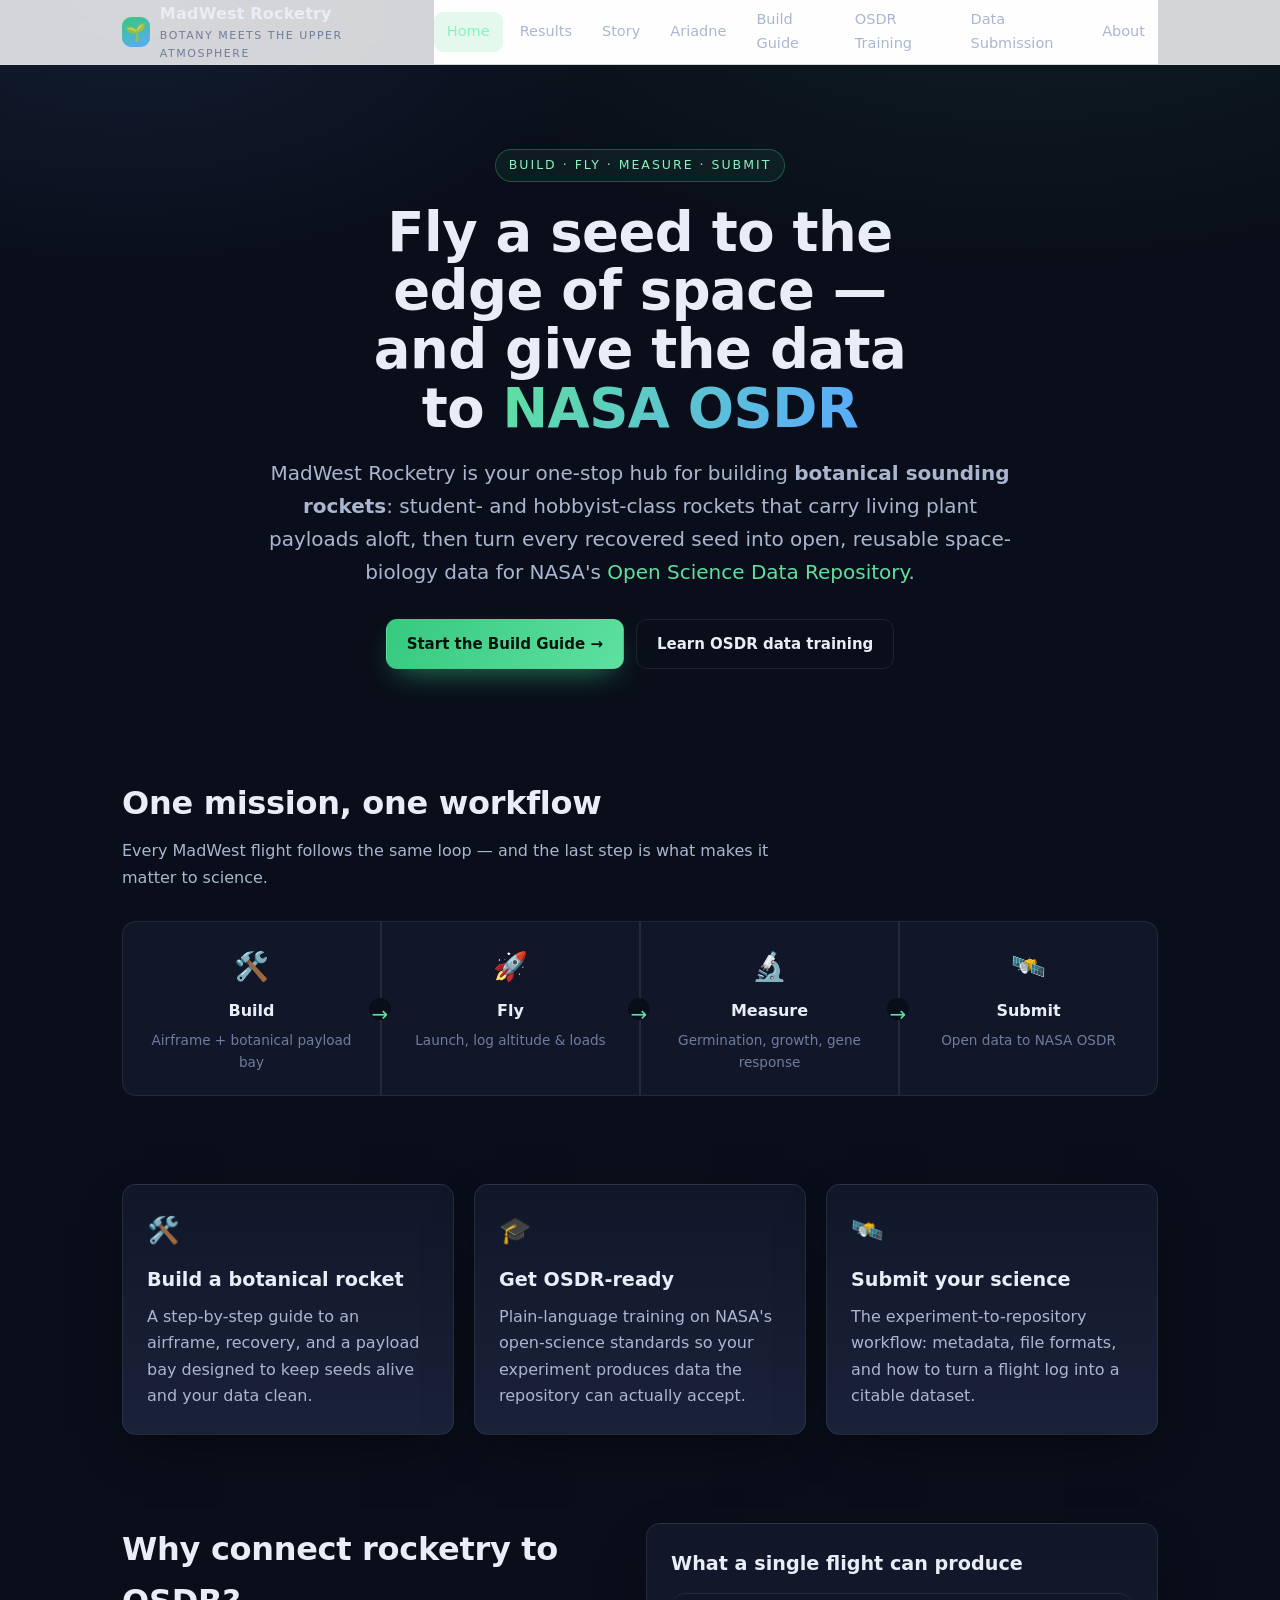
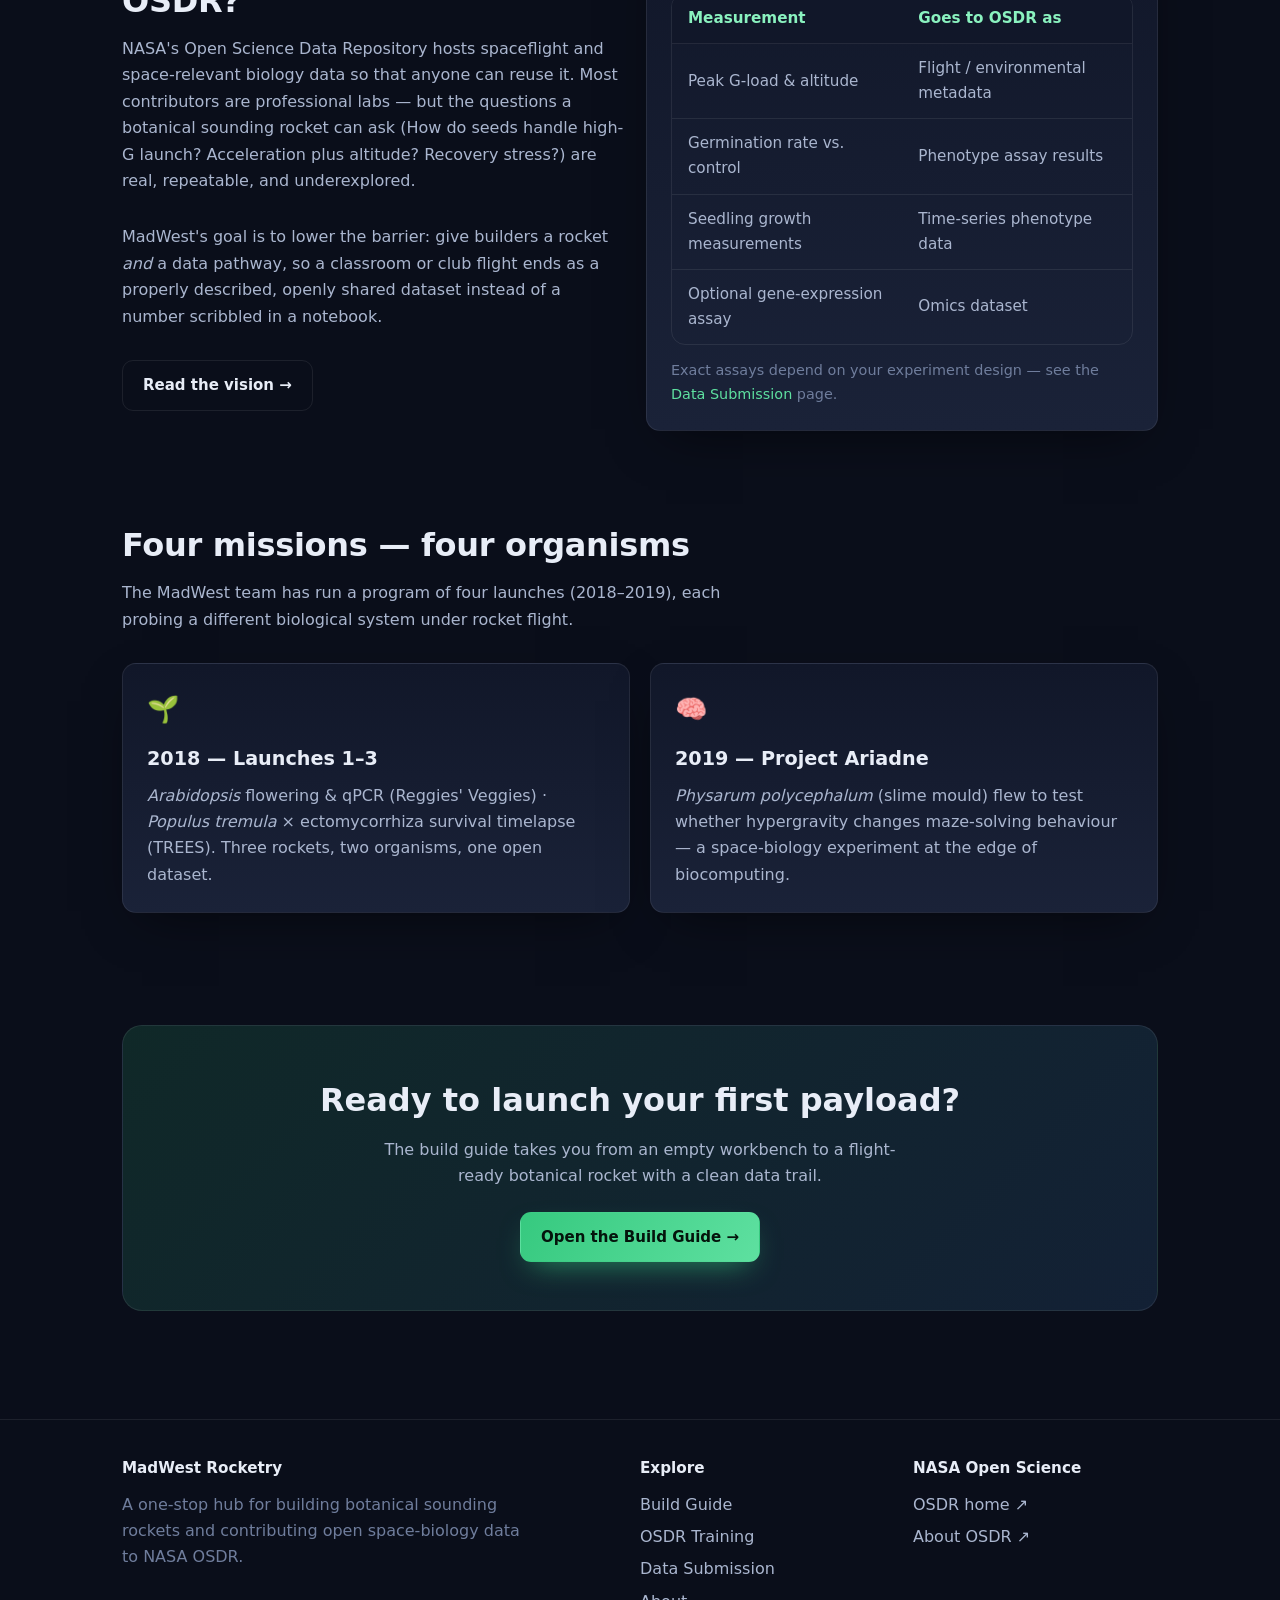
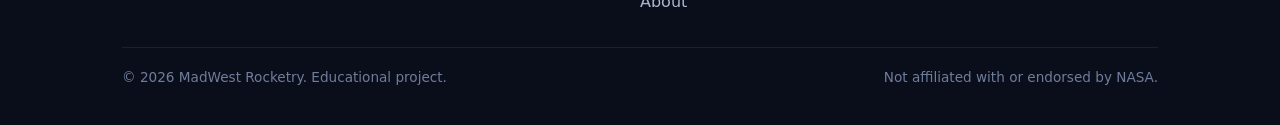
<file: index.html>
<!DOCTYPE html>
<html lang="en">
<head>
  <meta charset="UTF-8" />
  <meta name="viewport" content="width=device-width, initial-scale=1.0" />
  <title>MadWest Rocketry × NASA OSDR — Botanical Sounding Rockets</title>
  <meta name="description" content="Build botanical sounding rockets and turn every flight into open space-biology data for NASA's Open Science Data Repository (OSDR). One stop: build, fly, measure, submit." />
  <link rel="stylesheet" href="css/styles.css" />
  <link rel="stylesheet" href="https://dr-richard-barker.github.io/Plant_response_to_radiation/cose/cose-chrome.css">
<link rel="stylesheet" href="https://dr-richard-barker.github.io/Plant_response_to_radiation/cose/cose-map.css">
<style id="cose-madwest-light">
/* CoSE light-mode overrides for madwest's hardcoded-dark chrome */
@media (prefers-color-scheme: light){
  :root:not([data-theme="dark"]) .site-header{background:rgba(255,255,255,.82)}
  :root:not([data-theme="dark"]) .ss-stage{background:var(--panel-2)}
  :root:not([data-theme="dark"]) .ss-btn{background:rgba(255,255,255,.72)}
  :root:not([data-theme="dark"]) .nav-links{background:rgba(255,255,255,.97)}
}
html[data-theme="light"] .site-header{background:rgba(255,255,255,.82)}
html[data-theme="light"] .ss-stage{background:var(--panel-2)}
html[data-theme="light"] .ss-btn{background:rgba(255,255,255,.72)}
html[data-theme="light"] .nav-links{background:rgba(255,255,255,.97)}
</style>
</head>
<body data-site-id="madwest-astrobotany" data-brand-logo="cose-assets/cose-logo.png">
  <!-- HEADER -->
  <header class="site-header">
    <div class="wrap nav">
      <a class="brand" href="index.html">
        <span class="logo">🌱</span>
        <span>MadWest Rocketry<small>botany meets the upper atmosphere</small></span>
      </a>
      <button class="nav-toggle" aria-label="Menu" aria-expanded="false">☰</button>
      <ul class="nav-links">
        <li><a href="index.html">Home</a></li>
        <li><a href="results.html">Results</a></li>
        <li><a href="story.html">Story</a></li>
        <li><a href="ariadne.html">Ariadne</a></li>
        <li><a href="build-guide.html">Build Guide</a></li>
        <li><a href="osdr-training.html">OSDR Training</a></li>
        <li><a href="data-submission.html">Data Submission</a></li>
        <li><a href="about.html">About</a></li>
      </ul>
    </div>
  </header>

  <!-- HERO -->
  <section class="hero">
    <div class="wrap">
      <span class="eyebrow">Build · Fly · Measure · Submit</span>
      <h1>Fly a seed to the edge of space — and give the data to <span class="grad">NASA OSDR</span></h1>
      <p class="lead">
        MadWest Rocketry is your one-stop hub for building <strong>botanical sounding rockets</strong>:
        student- and hobbyist-class rockets that carry living plant payloads aloft, then turn every
        recovered seed into open, reusable space-biology data for NASA's
        <a href="https://osdr.nasa.gov/" target="_blank" rel="noopener">Open Science Data Repository</a>.
      </p>
      <div class="btn-row">
        <a class="btn btn-primary" href="build-guide.html">Start the Build Guide →</a>
        <a class="btn btn-ghost" href="osdr-training.html">Learn OSDR data training</a>
      </div>
    </div>
  </section>

  <!-- THE LOOP -->
  <section>
    <div class="wrap">
      <h2 class="section-title">One mission, one workflow</h2>
      <p class="section-sub">Every MadWest flight follows the same loop — and the last step is what makes it matter to science.</p>
      <div class="pipeline">
        <div class="pipe-node"><span class="big">🛠️</span><h4>Build</h4><p>Airframe + botanical payload bay</p></div>
        <div class="pipe-node"><span class="big">🚀</span><h4>Fly</h4><p>Launch, log altitude & loads</p></div>
        <div class="pipe-node"><span class="big">🔬</span><h4>Measure</h4><p>Germination, growth, gene response</p></div>
        <div class="pipe-node"><span class="big">🛰️</span><h4>Submit</h4><p>Open data to NASA OSDR</p></div>
      </div>
    </div>
  </section>

  <!-- VALUE CARDS -->
  <section>
    <div class="wrap">
      <div class="grid grid-3">
        <a class="card" href="build-guide.html">
          <span class="ico">🛠️</span>
          <h3>Build a botanical rocket</h3>
          <p>A step-by-step guide to an airframe, recovery, and a payload bay designed to keep seeds alive and your data clean.</p>
        </a>
        <a class="card" href="osdr-training.html">
          <span class="ico">🎓</span>
          <h3>Get OSDR-ready</h3>
          <p>Plain-language training on NASA's open-science standards so your experiment produces data the repository can actually accept.</p>
        </a>
        <a class="card" href="data-submission.html">
          <span class="ico">🛰️</span>
          <h3>Submit your science</h3>
          <p>The experiment-to-repository workflow: metadata, file formats, and how to turn a flight log into a citable dataset.</p>
        </a>
      </div>
    </div>
  </section>

  <!-- WHY OSDR -->
  <section>
    <div class="wrap">
      <div class="grid grid-2">
        <div>
          <h2 class="section-title">Why connect rocketry to OSDR?</h2>
          <p class="section-sub">
            NASA's Open Science Data Repository hosts spaceflight and space-relevant biology data so that
            anyone can reuse it. Most contributors are professional labs — but the questions a botanical
            sounding rocket can ask (How do seeds handle high-G launch? Acceleration plus altitude? Recovery
            stress?) are real, repeatable, and underexplored.
          </p>
          <p class="section-sub">
            MadWest's goal is to lower the barrier: give builders a rocket <em>and</em> a data pathway, so a
            classroom or club flight ends as a properly described, openly shared dataset instead of a number
            scribbled in a notebook.
          </p>
          <a class="btn btn-ghost" href="about.html">Read the vision →</a>
        </div>
        <div class="card">
          <h3>What a single flight can produce</h3>
          <div class="table-wrap" style="margin-top:14px">
            <table>
              <thead><tr><th>Measurement</th><th>Goes to OSDR as</th></tr></thead>
              <tbody>
                <tr><td>Peak G-load &amp; altitude</td><td>Flight / environmental metadata</td></tr>
                <tr><td>Germination rate vs. control</td><td>Phenotype assay results</td></tr>
                <tr><td>Seedling growth measurements</td><td>Time-series phenotype data</td></tr>
                <tr><td>Optional gene-expression assay</td><td>Omics dataset</td></tr>
              </tbody>
            </table>
          </div>
          <p style="margin-top:14px;font-size:.9rem;color:var(--ink-faint)">
            Exact assays depend on your experiment design — see the
            <a href="data-submission.html">Data Submission</a> page.
          </p>
        </div>
      </div>
    </div>
  </section>

  <!-- MISSIONS HIGHLIGHT -->
  <section>
    <div class="wrap">
      <h2 class="section-title">Four missions — four organisms</h2>
      <p class="section-sub">The MadWest team has run a program of four launches (2018–2019), each probing a different biological system under rocket flight.</p>
      <div class="grid grid-2">
        <a class="card" href="results.html">
          <span class="ico">🌱</span>
          <h3>2018 — Launches 1–3</h3>
          <p><em>Arabidopsis</em> flowering &amp; qPCR (Reggies' Veggies) · <em>Populus tremula</em> × ectomycorrhiza survival timelapse (TREES). Three rockets, two organisms, one open dataset.</p>
        </a>
        <a class="card" href="ariadne.html">
          <span class="ico">🧠</span>
          <h3>2019 — Project Ariadne</h3>
          <p><em>Physarum polycephalum</em> (slime mould) flew to test whether hypergravity changes maze-solving behaviour — a space-biology experiment at the edge of biocomputing.</p>
        </a>
      </div>
    </div>
  </section>

  <!-- CTA -->
  <section>
    <div class="wrap">
      <div class="cta-band">
        <h2>Ready to launch your first payload?</h2>
        <p>The build guide takes you from an empty workbench to a flight-ready botanical rocket with a clean data trail.</p>
        <div class="btn-row">
          <a class="btn btn-primary" href="build-guide.html">Open the Build Guide →</a>
        </div>
      </div>
    </div>
  </section>

  <!-- FOOTER -->
  <footer class="site-footer">
    <div class="wrap">
      <div class="foot-grid">
        <div>
          <h4>MadWest Rocketry</h4>
          <p style="margin:0;color:var(--ink-faint);max-width:40ch">
            A one-stop hub for building botanical sounding rockets and contributing open space-biology
            data to NASA OSDR.
          </p>
        </div>
        <div>
          <h4>Explore</h4>
          <ul>
            <li><a href="build-guide.html">Build Guide</a></li>
            <li><a href="osdr-training.html">OSDR Training</a></li>
            <li><a href="data-submission.html">Data Submission</a></li>
            <li><a href="about.html">About</a></li>
          </ul>
        </div>
        <div>
          <h4>NASA Open Science</h4>
          <ul>
            <li><a href="https://osdr.nasa.gov/" target="_blank" rel="noopener">OSDR home ↗</a></li>
            <li><a href="https://www.nasa.gov/osdr/" target="_blank" rel="noopener">About OSDR ↗</a></li>
          </ul>
        </div>
      </div>
      <div class="foot-bottom">
        <span>© <span id="year">2026</span> MadWest Rocketry. Educational project.</span>
        <span>Not affiliated with or endorsed by NASA.</span>
      </div>
    </div>
  </footer>

  <script src="js/main.js"></script>
  <script>document.getElementById("year").textContent = new Date().getFullYear();</script>
<script src="https://dr-richard-barker.github.io/Plant_response_to_radiation/cose/sites.js"></script>
<script src="https://dr-richard-barker.github.io/Plant_response_to_radiation/cose/theme.js"></script>
  <script defer src="https://visitor-analytics.astrobotany.workers.dev/a.js"></script>
</body>
</html>
</file>
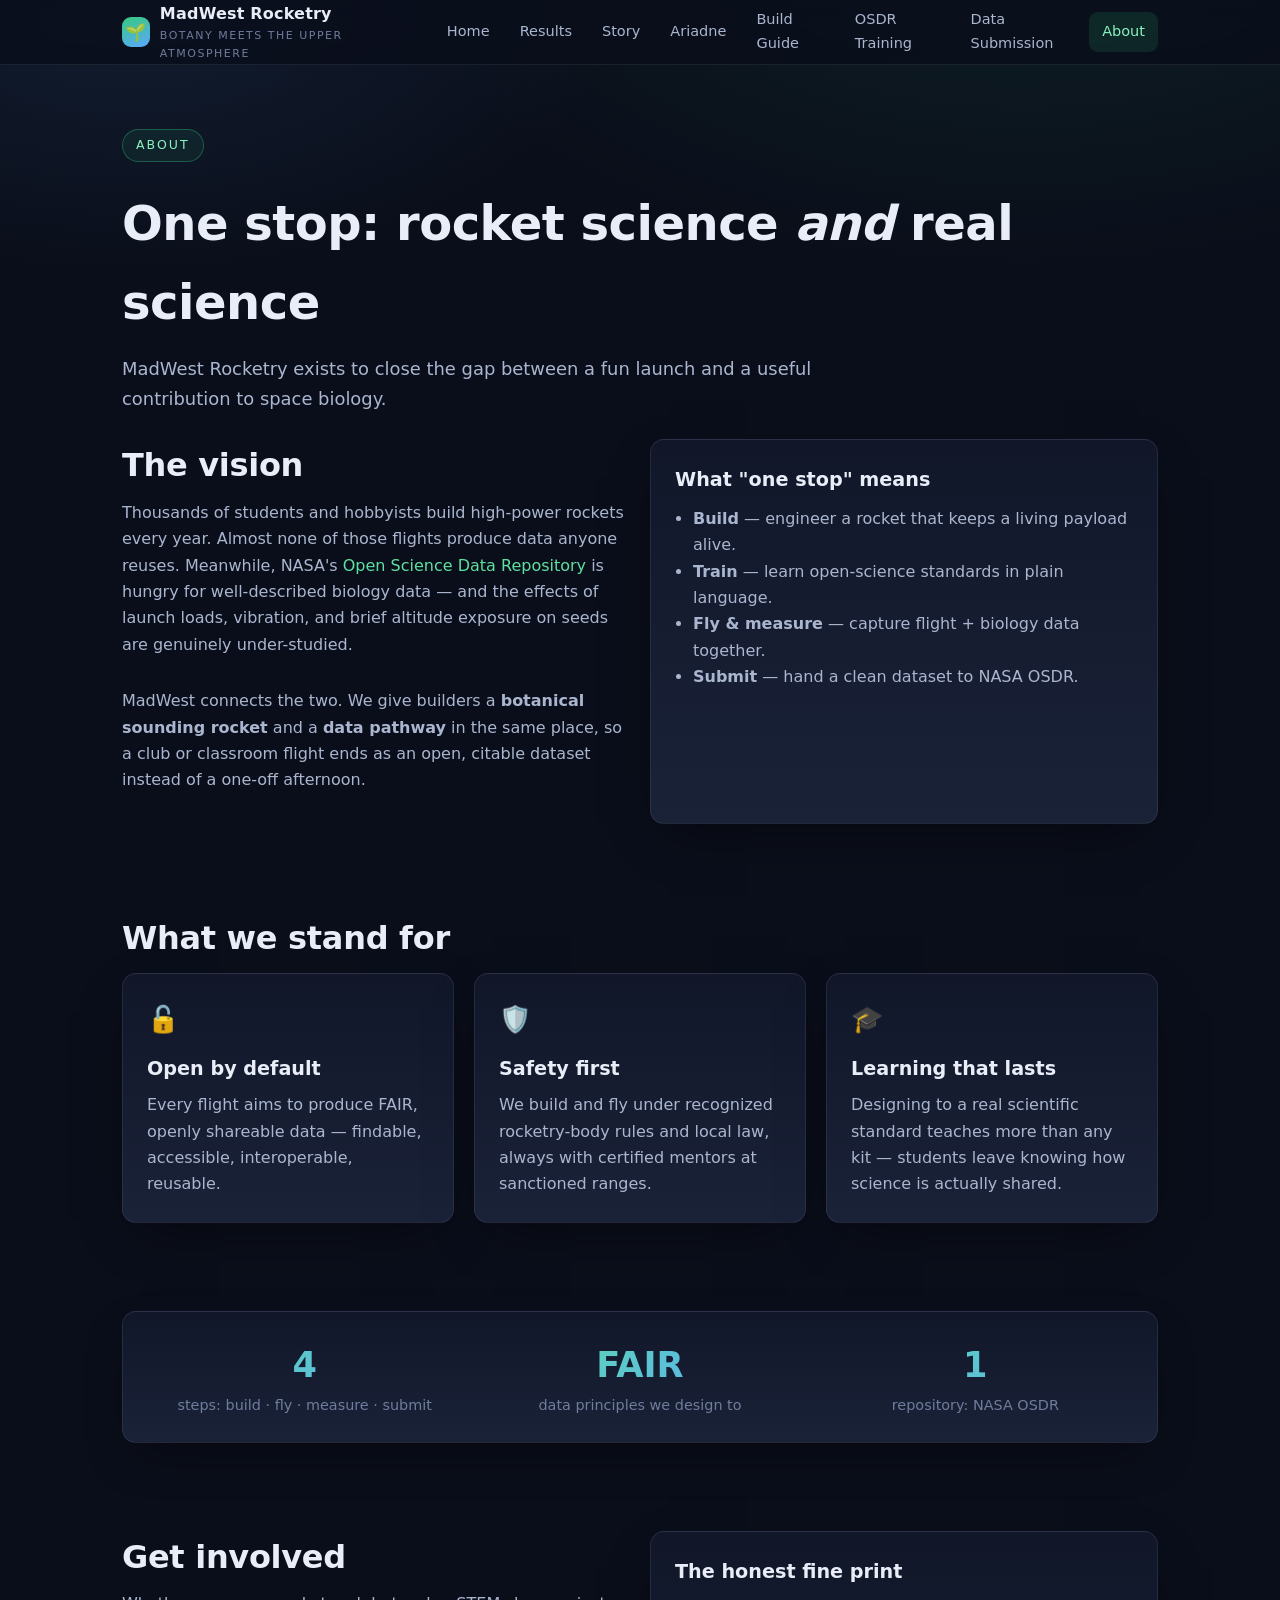
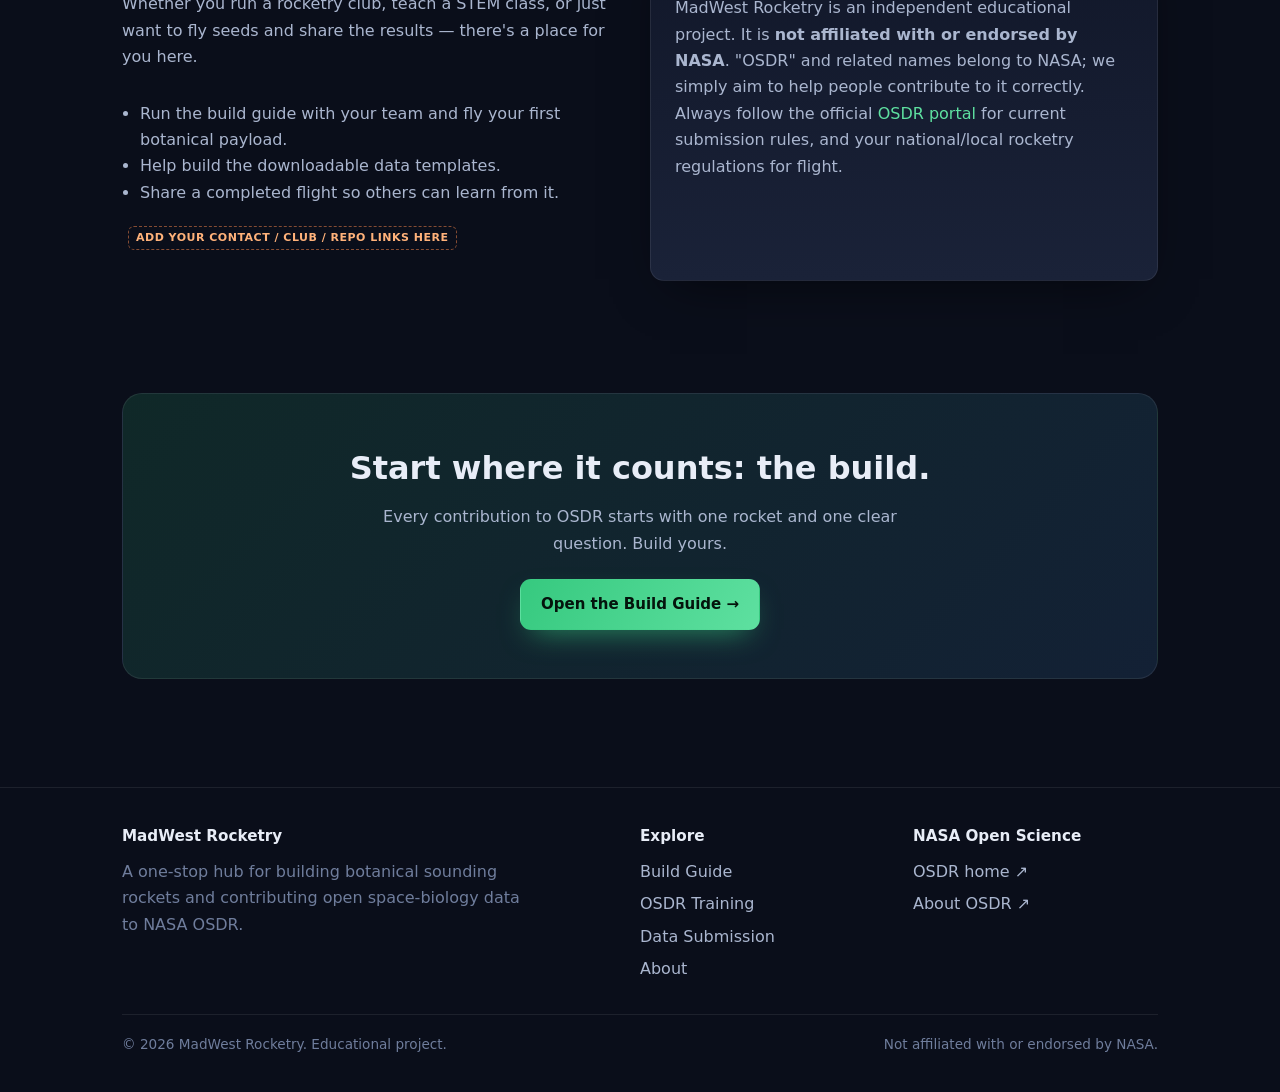
<file: about.html>
<!DOCTYPE html>
<html lang="en">
<head>
  <meta charset="UTF-8" />
  <meta name="viewport" content="width=device-width, initial-scale=1.0" />
  <title>About — The Vision | MadWest Rocketry</title>
  <meta name="description" content="MadWest Rocketry connects student and hobbyist botanical sounding rockets to NASA OSDR, turning every flight into open, reusable space-biology data." />
  <link rel="stylesheet" href="css/styles.css" />
</head>
<body>
  <!-- HEADER -->
  <header class="site-header">
    <div class="wrap nav">
      <a class="brand" href="index.html">
        <span class="logo">🌱</span>
        <span>MadWest Rocketry<small>botany meets the upper atmosphere</small></span>
      </a>
      <button class="nav-toggle" aria-label="Menu" aria-expanded="false">☰</button>
      <ul class="nav-links">
        <li><a href="index.html">Home</a></li>
        <li><a href="results.html">Results</a></li>
        <li><a href="story.html">Story</a></li>
        <li><a href="ariadne.html">Ariadne</a></li>
        <li><a href="build-guide.html">Build Guide</a></li>
        <li><a href="osdr-training.html">OSDR Training</a></li>
        <li><a href="data-submission.html">Data Submission</a></li>
        <li><a href="about.html">About</a></li>
      </ul>
    </div>
  </header>

  <!-- PAGE HEAD -->
  <section class="lead-page-head">
    <div class="wrap">
      <span class="eyebrow">About</span>
      <h1>One stop: rocket science <em>and</em> real science</h1>
      <p>MadWest Rocketry exists to close the gap between a fun launch and a useful contribution to space biology.</p>
    </div>
  </section>

  <!-- VISION -->
  <section style="padding-top:18px">
    <div class="wrap">
      <div class="grid grid-2">
        <div>
          <h2 class="section-title">The vision</h2>
          <p class="section-sub">Thousands of students and hobbyists build high-power rockets every year. Almost none
            of those flights produce data anyone reuses. Meanwhile, NASA's
            <a href="https://osdr.nasa.gov/" target="_blank" rel="noopener">Open Science Data Repository</a> is hungry
            for well-described biology data — and the effects of launch loads, vibration, and brief altitude exposure
            on seeds are genuinely under-studied.</p>
          <p class="section-sub">MadWest connects the two. We give builders a <strong>botanical sounding rocket</strong>
            and a <strong>data pathway</strong> in the same place, so a club or classroom flight ends as an open,
            citable dataset instead of a one-off afternoon.</p>
        </div>
        <div class="card">
          <h3>What "one stop" means</h3>
          <ul style="color:var(--ink-soft);padding-left:18px;margin:10px 0 0">
            <li><strong>Build</strong> — engineer a rocket that keeps a living payload alive.</li>
            <li><strong>Train</strong> — learn open-science standards in plain language.</li>
            <li><strong>Fly &amp; measure</strong> — capture flight + biology data together.</li>
            <li><strong>Submit</strong> — hand a clean dataset to NASA OSDR.</li>
          </ul>
        </div>
      </div>
    </div>
  </section>

  <!-- PRINCIPLES -->
  <section>
    <div class="wrap">
      <h2 class="section-title">What we stand for</h2>
      <div class="grid grid-3">
        <div class="card"><span class="ico">🔓</span><h3>Open by default</h3><p>Every flight aims to produce FAIR, openly shareable data — findable, accessible, interoperable, reusable.</p></div>
        <div class="card"><span class="ico">🛡️</span><h3>Safety first</h3><p>We build and fly under recognized rocketry-body rules and local law, always with certified mentors at sanctioned ranges.</p></div>
        <div class="card"><span class="ico">🎓</span><h3>Learning that lasts</h3><p>Designing to a real scientific standard teaches more than any kit — students leave knowing how science is actually shared.</p></div>
      </div>
    </div>
  </section>

  <!-- STATS / IMPACT (placeholder numbers) -->
  <section>
    <div class="wrap">
      <div class="card">
        <div class="stats">
          <div class="stat"><div class="num">4</div><div class="lbl">steps: build · fly · measure · submit</div></div>
          <div class="stat"><div class="num">FAIR</div><div class="lbl">data principles we design to</div></div>
          <div class="stat"><div class="num">1</div><div class="lbl">repository: NASA OSDR</div></div>
        </div>
      </div>
    </div>
  </section>

  <!-- GET INVOLVED -->
  <section>
    <div class="wrap">
      <div class="grid grid-2">
        <div>
          <h2 class="section-title">Get involved</h2>
          <p class="section-sub">Whether you run a rocketry club, teach a STEM class, or just want to fly seeds and share
            the results — there's a place for you here.</p>
          <ul style="color:var(--ink-soft);padding-left:18px">
            <li>Run the build guide with your team and fly your first botanical payload.</li>
            <li>Help build the downloadable data templates.</li>
            <li>Share a completed flight so others can learn from it.</li>
          </ul>
          <p class="section-sub" style="margin-top:18px">
            <span class="todo">add your contact / club / repo links here</span>
          </p>
        </div>
        <div class="card">
          <h3>The honest fine print</h3>
          <p style="color:var(--ink-soft)">MadWest Rocketry is an independent educational project. It is
            <strong>not affiliated with or endorsed by NASA</strong>. "OSDR" and related names belong to NASA; we
            simply aim to help people contribute to it correctly. Always follow the official
            <a href="https://osdr.nasa.gov/" target="_blank" rel="noopener">OSDR portal</a> for current submission rules,
            and your national/local rocketry regulations for flight.</p>
        </div>
      </div>
    </div>
  </section>

  <!-- CTA -->
  <section>
    <div class="wrap">
      <div class="cta-band">
        <h2>Start where it counts: the build.</h2>
        <p>Every contribution to OSDR starts with one rocket and one clear question. Build yours.</p>
        <div class="btn-row">
          <a class="btn btn-primary" href="build-guide.html">Open the Build Guide →</a>
        </div>
      </div>
    </div>
  </section>

  <!-- FOOTER -->
  <footer class="site-footer">
    <div class="wrap">
      <div class="foot-grid">
        <div>
          <h4>MadWest Rocketry</h4>
          <p style="margin:0;color:var(--ink-faint);max-width:40ch">
            A one-stop hub for building botanical sounding rockets and contributing open space-biology
            data to NASA OSDR.
          </p>
        </div>
        <div>
          <h4>Explore</h4>
          <ul>
            <li><a href="build-guide.html">Build Guide</a></li>
            <li><a href="osdr-training.html">OSDR Training</a></li>
            <li><a href="data-submission.html">Data Submission</a></li>
            <li><a href="about.html">About</a></li>
          </ul>
        </div>
        <div>
          <h4>NASA Open Science</h4>
          <ul>
            <li><a href="https://osdr.nasa.gov/" target="_blank" rel="noopener">OSDR home ↗</a></li>
            <li><a href="https://www.nasa.gov/osdr/" target="_blank" rel="noopener">About OSDR ↗</a></li>
          </ul>
        </div>
      </div>
      <div class="foot-bottom">
        <span>© <span id="year">2026</span> MadWest Rocketry. Educational project.</span>
        <span>Not affiliated with or endorsed by NASA.</span>
      </div>
    </div>
  </footer>

  <script src="js/main.js"></script>
  <script>document.getElementById("year").textContent = new Date().getFullYear();</script>
  <script defer src="https://visitor-analytics.astrobotany.workers.dev/a.js"></script>
</body>
</html>
</file>
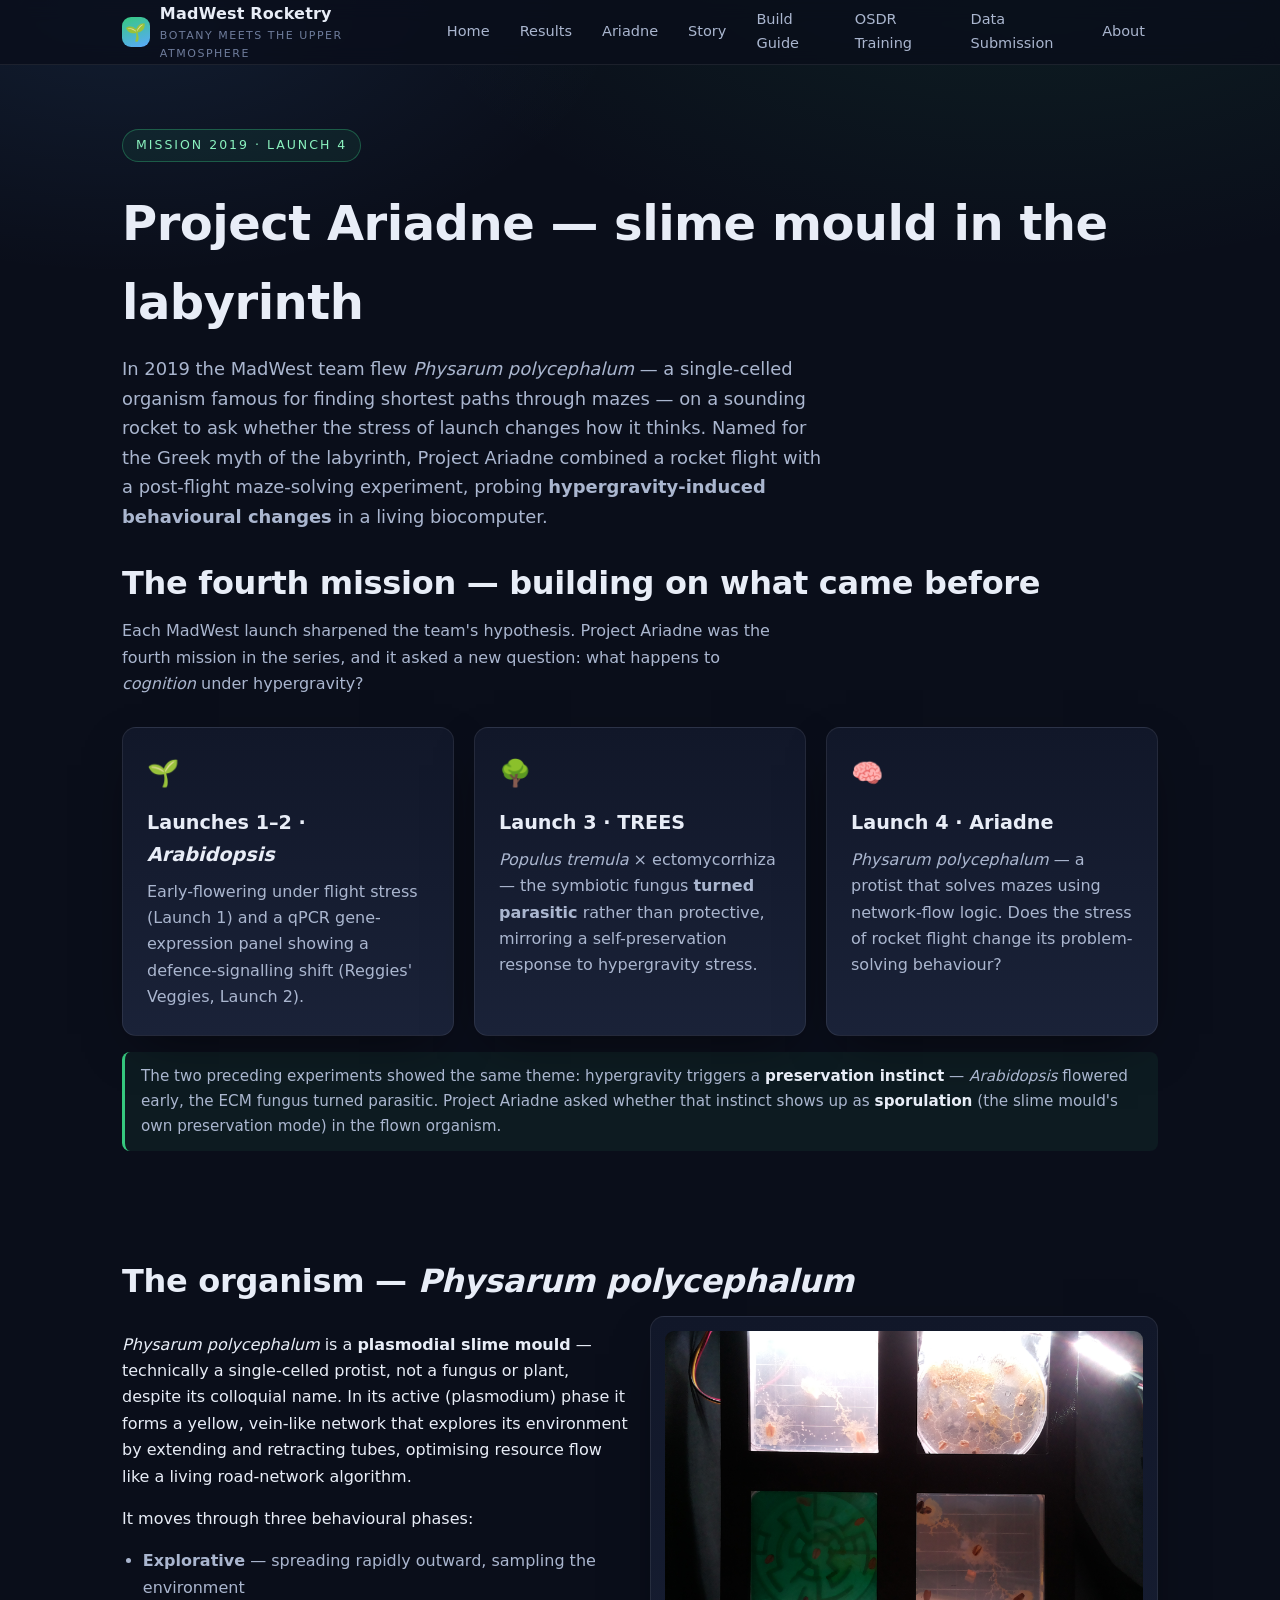
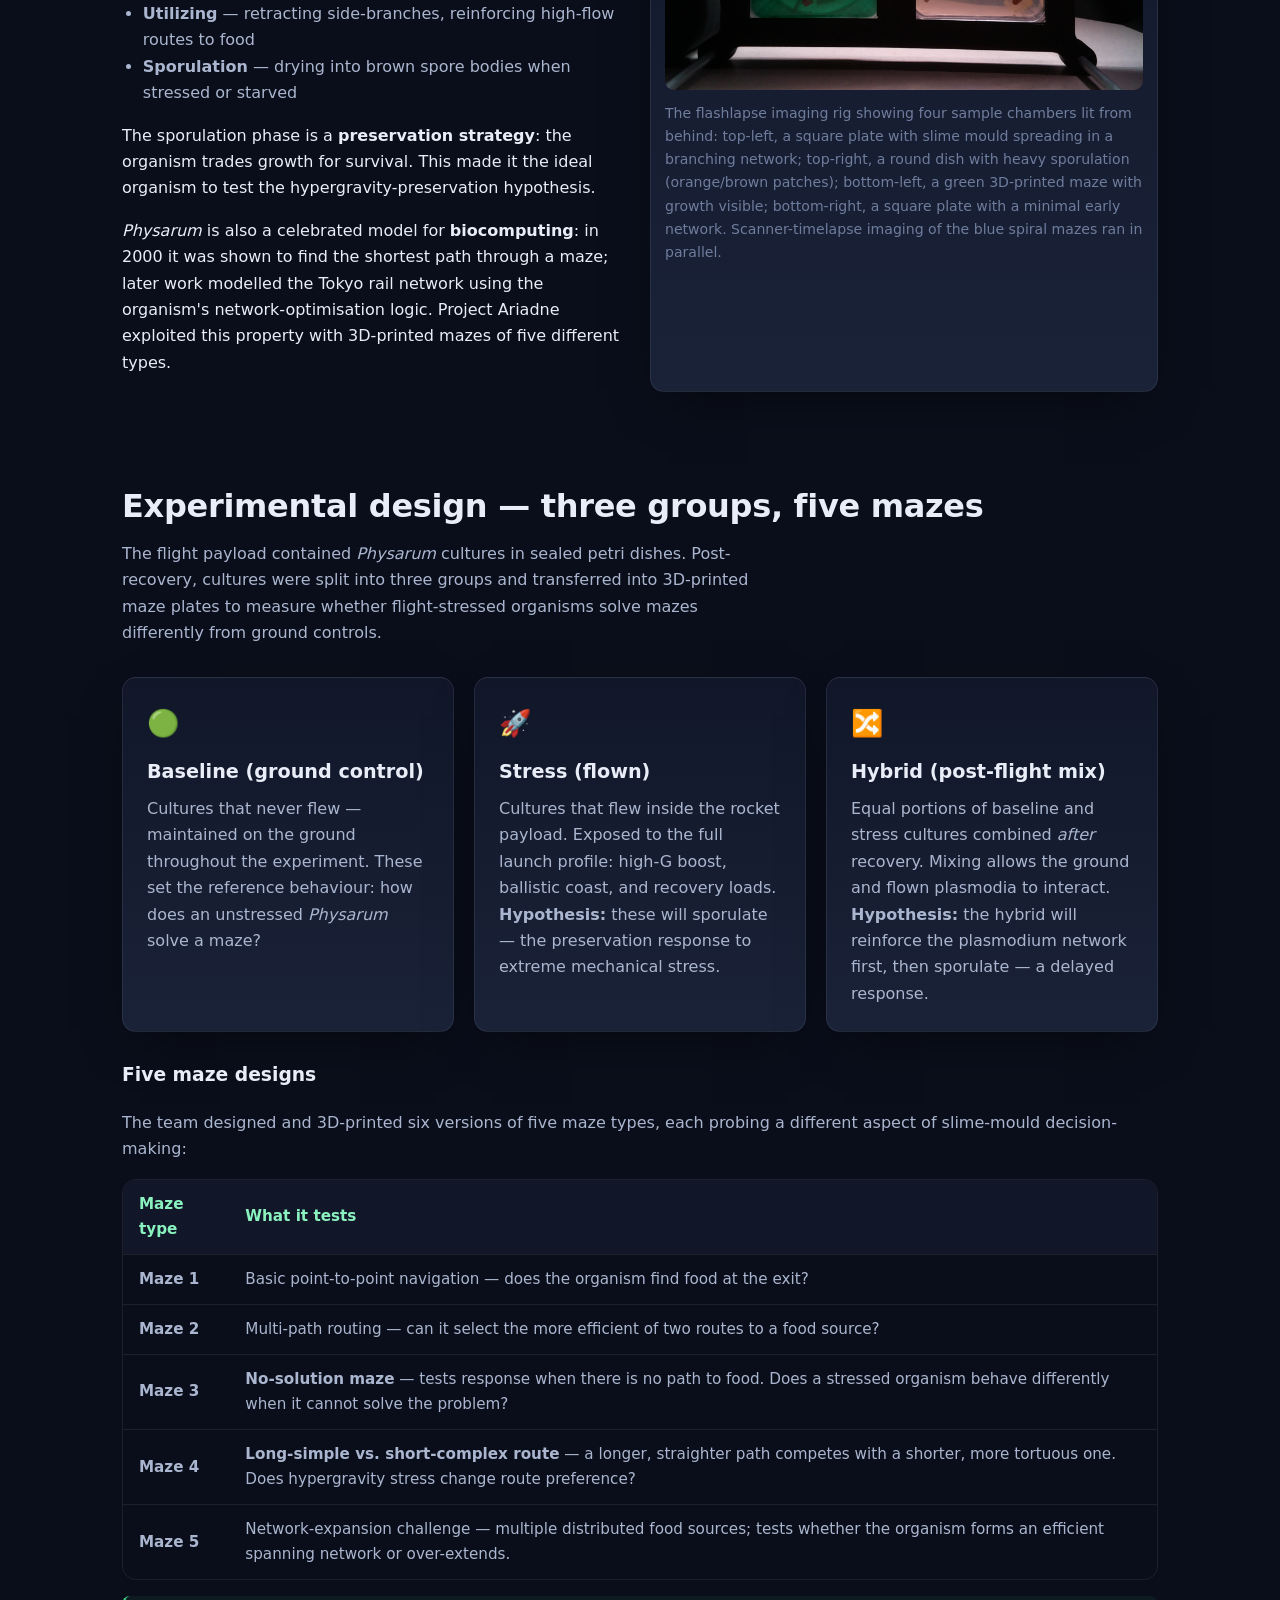
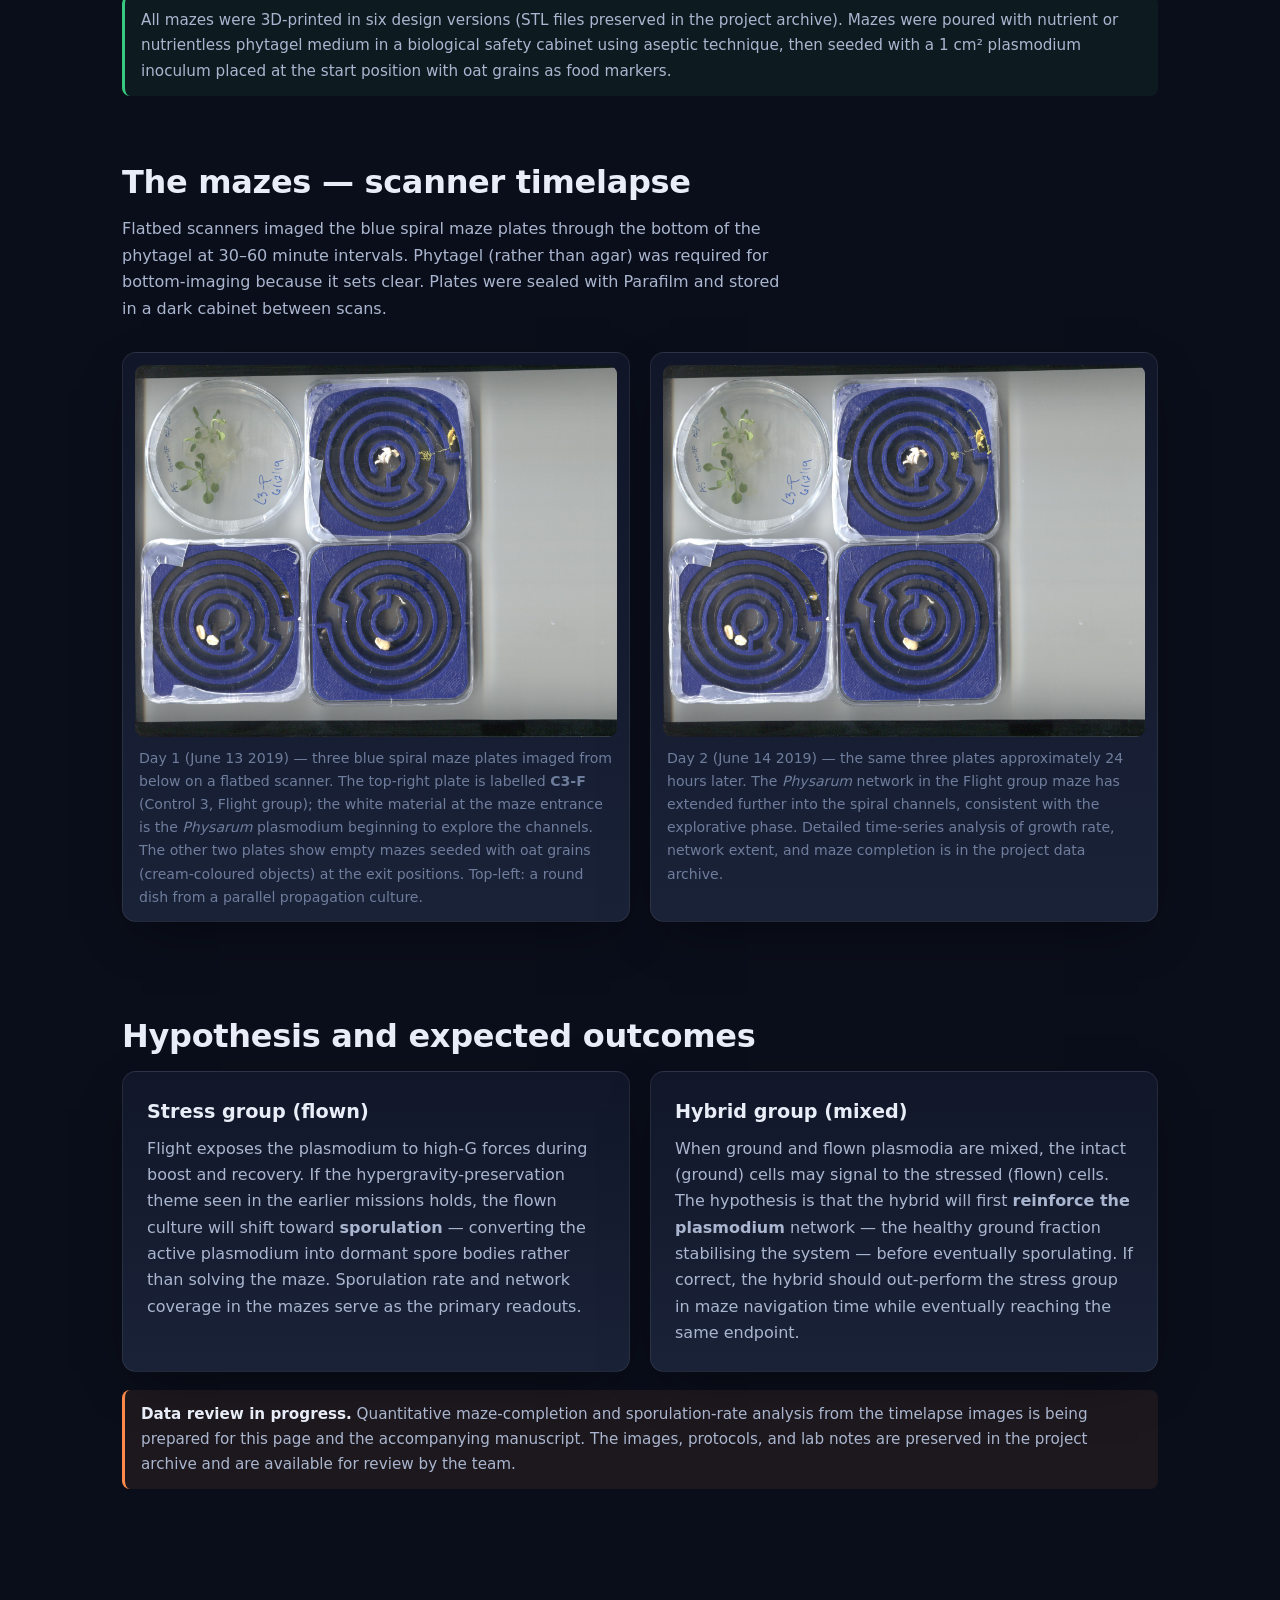
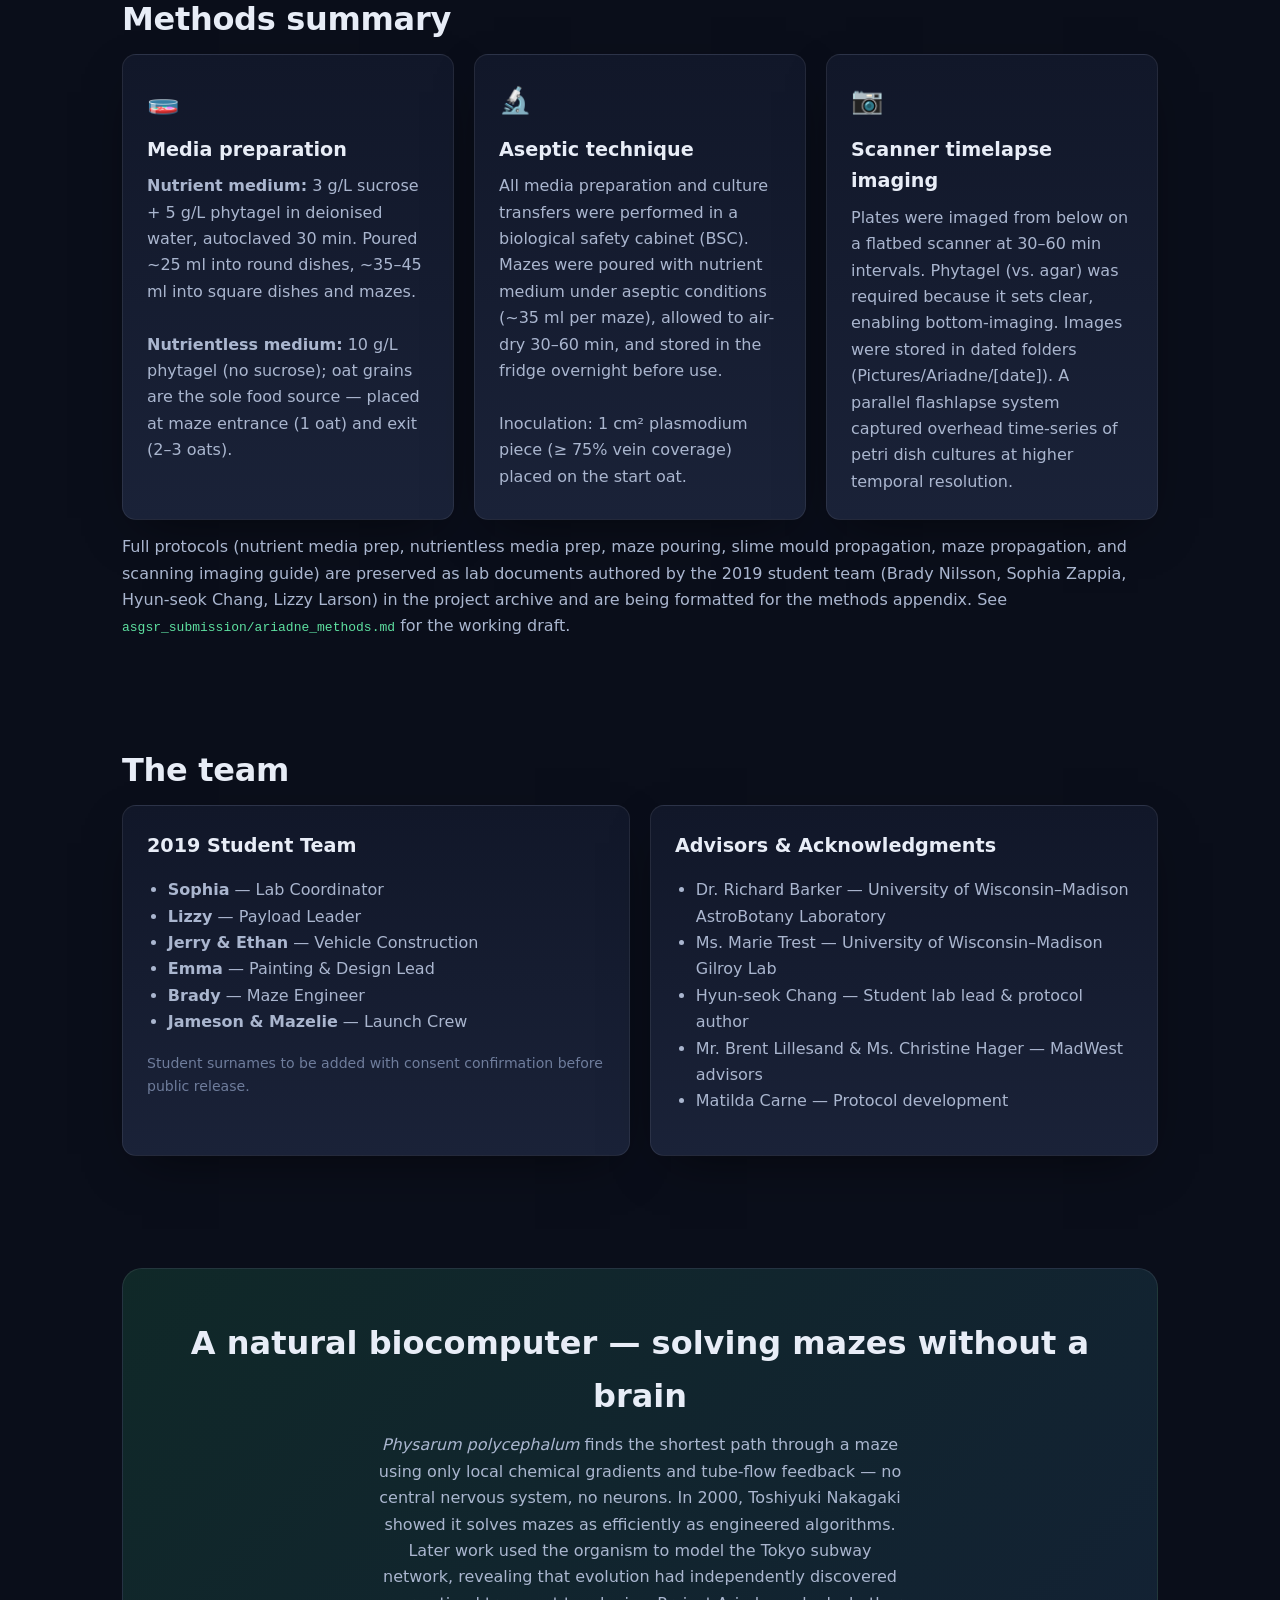
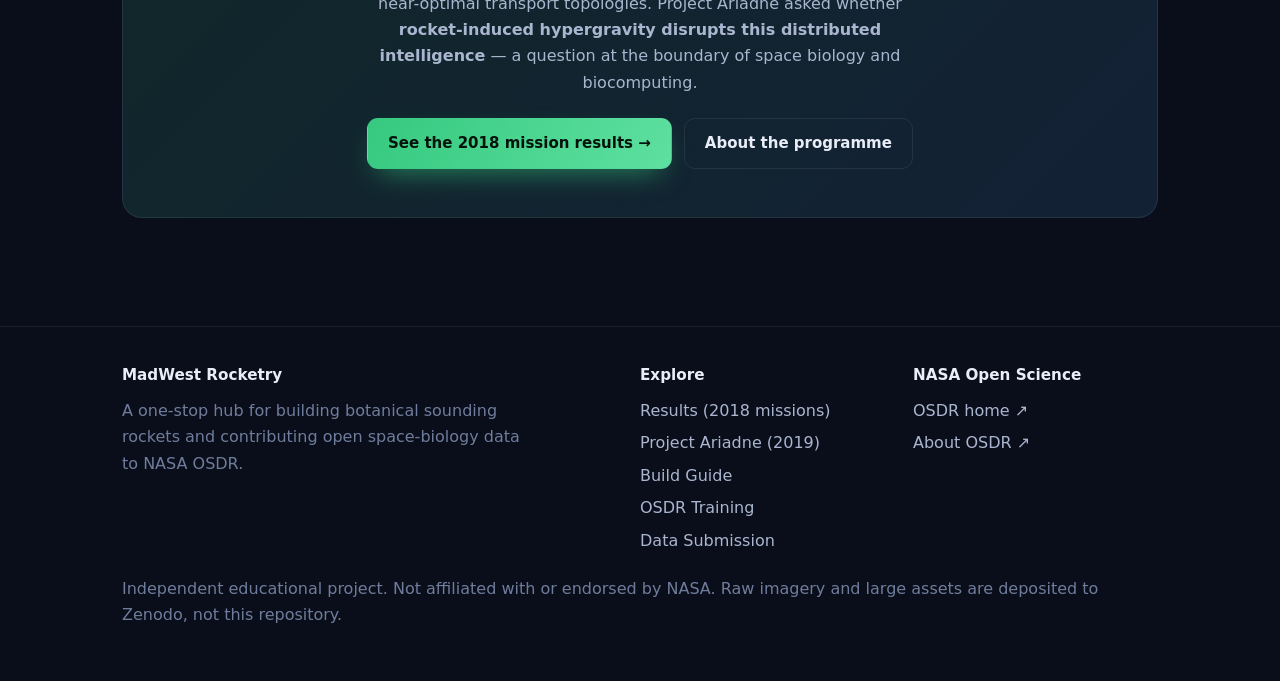
<file: ariadne.html>
<!DOCTYPE html>
<html lang="en">
<head>
  <meta charset="UTF-8" />
  <meta name="viewport" content="width=device-width, initial-scale=1.0" />
  <title>Project Ariadne — Slime Mould in the Labyrinth | MadWest Rocketry</title>
  <meta name="description" content="MadWest 2019 mission: Physarum polycephalum slime mould flew on a sounding rocket to study hypergravity-induced behavioural changes, then solved 3D-printed mazes in post-flight experiments." />
  <link rel="stylesheet" href="css/styles.css" />
</head>
<body>
  <!-- HEADER -->
  <header class="site-header">
    <div class="wrap nav">
      <a class="brand" href="index.html">
        <span class="logo">🌱</span>
        <span>MadWest Rocketry<small>botany meets the upper atmosphere</small></span>
      </a>
      <button class="nav-toggle" aria-label="Menu" aria-expanded="false">☰</button>
      <ul class="nav-links">
        <li><a href="index.html">Home</a></li>
        <li><a href="results.html">Results</a></li>
        <li><a href="ariadne.html" aria-current="page">Ariadne</a></li>
        <li><a href="story.html">Story</a></li>
        <li><a href="build-guide.html">Build Guide</a></li>
        <li><a href="osdr-training.html">OSDR Training</a></li>
        <li><a href="data-submission.html">Data Submission</a></li>
        <li><a href="about.html">About</a></li>
      </ul>
    </div>
  </header>

  <!-- PAGE HEAD -->
  <section class="lead-page-head">
    <div class="wrap">
      <span class="eyebrow">Mission 2019 · Launch 4</span>
      <h1>Project Ariadne — slime mould in the labyrinth</h1>
      <p>
        In 2019 the MadWest team flew <em>Physarum polycephalum</em> — a single-celled organism famous for
        finding shortest paths through mazes — on a sounding rocket to ask whether the stress of launch
        changes how it thinks. Named for the Greek myth of the labyrinth, Project Ariadne combined a
        rocket flight with a post-flight maze-solving experiment, probing <strong>hypergravity-induced
        behavioural changes</strong> in a living biocomputer.
      </p>
    </div>
  </section>

  <!-- CONTEXT / LINEAGE -->
  <section style="padding-top:18px">
    <div class="wrap">
      <h2 class="section-title">The fourth mission — building on what came before</h2>
      <p class="section-sub">
        Each MadWest launch sharpened the team's hypothesis. Project Ariadne was the fourth mission in the
        series, and it asked a new question: what happens to <em>cognition</em> under hypergravity?
      </p>
      <div class="grid grid-3">
        <div class="card">
          <span class="ico">🌱</span>
          <h3>Launches 1–2 · <em>Arabidopsis</em></h3>
          <p>Early-flowering under flight stress (Launch 1) and a qPCR gene-expression panel showing a
            defence-signalling shift (Reggies' Veggies, Launch 2).</p>
        </div>
        <div class="card">
          <span class="ico">🌳</span>
          <h3>Launch 3 · TREES</h3>
          <p><em>Populus tremula</em> × ectomycorrhiza — the symbiotic fungus <strong>turned parasitic</strong>
            rather than protective, mirroring a self-preservation response to hypergravity stress.</p>
        </div>
        <div class="card">
          <span class="ico">🧠</span>
          <h3>Launch 4 · Ariadne</h3>
          <p><em>Physarum polycephalum</em> — a protist that solves mazes using network-flow logic. Does
            the stress of rocket flight change its problem-solving behaviour?</p>
        </div>
      </div>
      <div class="note">
        The two preceding experiments showed the same theme: hypergravity triggers a <strong>preservation
        instinct</strong> — <em>Arabidopsis</em> flowered early, the ECM fungus turned parasitic.
        Project Ariadne asked whether that instinct shows up as <strong>sporulation</strong> (the slime
        mould's own preservation mode) in the flown organism.
      </div>
    </div>
  </section>

  <!-- ORGANISM -->
  <section>
    <div class="wrap">
      <h2 class="section-title">The organism — <em>Physarum polycephalum</em></h2>
      <div class="grid grid-2">
        <div>
          <p>
            <em>Physarum polycephalum</em> is a <strong>plasmodial slime mould</strong> — technically a
            single-celled protist, not a fungus or plant, despite its colloquial name. In its active
            (plasmodium) phase it forms a yellow, vein-like network that explores its environment by
            extending and retracting tubes, optimising resource flow like a living road-network algorithm.
          </p>
          <p>
            It moves through three behavioural phases:
          </p>
          <ul style="padding-left:1.3em;color:var(--ink-soft)">
            <li><strong>Explorative</strong> — spreading rapidly outward, sampling the environment</li>
            <li><strong>Utilizing</strong> — retracting side-branches, reinforcing high-flow routes to food</li>
            <li><strong>Sporulation</strong> — drying into brown spore bodies when stressed or starved</li>
          </ul>
          <p>
            The sporulation phase is a <strong>preservation strategy</strong>: the organism trades growth
            for survival. This made it the ideal organism to test the hypergravity-preservation hypothesis.
          </p>
          <p>
            <em>Physarum</em> is also a celebrated model for <strong>biocomputing</strong>: in 2000 it was
            shown to find the shortest path through a maze; later work modelled the Tokyo rail network
            using the organism's network-optimisation logic. Project Ariadne exploited this property
            with 3D-printed mazes of five different types.
          </p>
        </div>
        <div class="card" style="padding:14px;display:flex;flex-direction:column;gap:12px">
          <img src="assets/ariadne/flashlapse_rig.jpg"
               alt="Timelapse rig with four illuminated chambers showing Physarum polycephalum networks growing on plates and in a green 3D-printed maze"
               style="border-radius:9px;width:100%" />
          <p style="margin:0;color:var(--ink-faint);font-size:.88rem">
            The flashlapse imaging rig showing four sample chambers lit from behind: top-left, a square
            plate with slime mould spreading in a branching network; top-right, a round dish with heavy
            sporulation (orange/brown patches); bottom-left, a green 3D-printed maze with growth visible;
            bottom-right, a square plate with a minimal early network. Scanner-timelapse imaging of the
            blue spiral mazes ran in parallel.
          </p>
        </div>
      </div>
    </div>
  </section>

  <!-- EXPERIMENTAL DESIGN -->
  <section>
    <div class="wrap">
      <h2 class="section-title">Experimental design — three groups, five mazes</h2>
      <p class="section-sub">
        The flight payload contained <em>Physarum</em> cultures in sealed petri dishes. Post-recovery,
        cultures were split into three groups and transferred into 3D-printed maze plates to measure
        whether flight-stressed organisms solve mazes differently from ground controls.
      </p>

      <!-- Three groups -->
      <div class="grid grid-3" style="margin-bottom:28px">
        <div class="card">
          <span class="ico">🟢</span>
          <h3>Baseline (ground control)</h3>
          <p>Cultures that never flew — maintained on the ground throughout the experiment.
            These set the reference behaviour: how does an unstressed <em>Physarum</em> solve a maze?</p>
        </div>
        <div class="card">
          <span class="ico">🚀</span>
          <h3>Stress (flown)</h3>
          <p>Cultures that flew inside the rocket payload. Exposed to the full launch profile: high-G
            boost, ballistic coast, and recovery loads. <strong>Hypothesis:</strong> these will sporulate
            — the preservation response to extreme mechanical stress.</p>
        </div>
        <div class="card">
          <span class="ico">🔀</span>
          <h3>Hybrid (post-flight mix)</h3>
          <p>Equal portions of baseline and stress cultures combined <em>after</em> recovery. Mixing
            allows the ground and flown plasmodia to interact. <strong>Hypothesis:</strong> the hybrid
            will reinforce the plasmodium network first, then sporulate — a delayed response.</p>
        </div>
      </div>

      <!-- Maze table -->
      <h3>Five maze designs</h3>
      <p style="color:var(--ink-soft)">The team designed and 3D-printed six versions of five maze types,
        each probing a different aspect of slime-mould decision-making:</p>
      <div class="table-wrap">
        <table>
          <thead><tr><th>Maze type</th><th>What it tests</th></tr></thead>
          <tbody>
            <tr>
              <td><strong>Maze 1</strong></td>
              <td>Basic point-to-point navigation — does the organism find food at the exit?</td>
            </tr>
            <tr>
              <td><strong>Maze 2</strong></td>
              <td>Multi-path routing — can it select the more efficient of two routes to a food source?</td>
            </tr>
            <tr>
              <td><strong>Maze 3</strong></td>
              <td><strong>No-solution maze</strong> — tests response when there is no path to food. Does a stressed organism behave differently when it cannot solve the problem?</td>
            </tr>
            <tr>
              <td><strong>Maze 4</strong></td>
              <td><strong>Long-simple vs. short-complex route</strong> — a longer, straighter path competes with a shorter, more tortuous one. Does hypergravity stress change route preference?</td>
            </tr>
            <tr>
              <td><strong>Maze 5</strong></td>
              <td>Network-expansion challenge — multiple distributed food sources; tests whether the organism forms an efficient spanning network or over-extends.</td>
            </tr>
          </tbody>
        </table>
      </div>
      <div class="note">
        All mazes were 3D-printed in six design versions (STL files preserved in the project archive).
        Mazes were poured with nutrient or nutrientless phytagel medium in a biological safety cabinet
        using aseptic technique, then seeded with a 1 cm² plasmodium inoculum placed at the
        start position with oat grains as food markers.
      </div>
    </div>
  </section>

  <!-- MAZE IMAGES -->
  <section style="padding-top:0">
    <div class="wrap">
      <h2 class="section-title">The mazes — scanner timelapse</h2>
      <p class="section-sub">
        Flatbed scanners imaged the blue spiral maze plates through the bottom of the phytagel at
        30–60 minute intervals. Phytagel (rather than agar) was required for bottom-imaging because
        it sets clear. Plates were sealed with Parafilm and stored in a dark cabinet between scans.
      </p>
      <div class="grid grid-2">
        <div class="card" style="padding:12px">
          <img src="assets/ariadne/scanner_mazes_day1.jpg"
               alt="Top-down scanner view of three blue spiral maze plates on Day 1 (June 13 2019); top-right maze labelled C3-F shows slime mould beginning to explore the maze channels"
               style="border-radius:9px;width:100%" />
          <p style="margin:10px 4px 0;color:var(--ink-faint);font-size:.88rem">
            Day 1 (June 13 2019) — three blue spiral maze plates imaged from below on a flatbed scanner.
            The top-right plate is labelled <strong>C3-F</strong> (Control 3, Flight group); the white
            material at the maze entrance is the <em>Physarum</em> plasmodium beginning to explore the
            channels. The other two plates show empty mazes seeded with oat grains (cream-coloured
            objects) at the exit positions. Top-left: a round dish from a parallel propagation culture.
          </p>
        </div>
        <div class="card" style="padding:12px">
          <img src="assets/ariadne/scanner_mazes_day2.jpg"
               alt="Same three blue spiral maze plates on Day 2 (June 14 2019) showing similar configuration; slime mould network in the C3-F plate has begun extending further into the spiral channels"
               style="border-radius:9px;width:100%" />
          <p style="margin:10px 4px 0;color:var(--ink-faint);font-size:.88rem">
            Day 2 (June 14 2019) — the same three plates approximately 24 hours later. The
            <em>Physarum</em> network in the Flight group maze has extended further into the spiral
            channels, consistent with the explorative phase. Detailed time-series analysis of growth
            rate, network extent, and maze completion is in the project data archive.
          </p>
        </div>
      </div>
    </div>
  </section>

  <!-- HYPOTHESIS + CONTEXT -->
  <section>
    <div class="wrap">
      <h2 class="section-title">Hypothesis and expected outcomes</h2>
      <div class="grid grid-2">
        <div class="card">
          <h3 style="margin-top:0">Stress group (flown)</h3>
          <p style="color:var(--ink-soft)">
            Flight exposes the plasmodium to high-G forces during boost and recovery. If the
            hypergravity-preservation theme seen in the earlier missions holds, the flown culture will
            shift toward <strong>sporulation</strong> — converting the active plasmodium into dormant
            spore bodies rather than solving the maze. Sporulation rate and network coverage in the
            mazes serve as the primary readouts.
          </p>
        </div>
        <div class="card">
          <h3 style="margin-top:0">Hybrid group (mixed)</h3>
          <p style="color:var(--ink-soft)">
            When ground and flown plasmodia are mixed, the intact (ground) cells may signal to the
            stressed (flown) cells. The hypothesis is that the hybrid will first <strong>reinforce the
            plasmodium</strong> network — the healthy ground fraction stabilising the system — before
            eventually sporulating. If correct, the hybrid should out-perform the stress group in maze
            navigation time while eventually reaching the same endpoint.
          </p>
        </div>
      </div>
      <div class="note warn" style="margin-top:18px">
        <strong>Data review in progress.</strong> Quantitative maze-completion and sporulation-rate
        analysis from the timelapse images is being prepared for this page and the accompanying
        manuscript. The images, protocols, and lab notes are preserved in the project archive and are
        available for review by the team.
      </div>
    </div>
  </section>

  <!-- METHODS SUMMARY -->
  <section>
    <div class="wrap">
      <h2 class="section-title">Methods summary</h2>
      <div class="grid grid-3">
        <div class="card">
          <span class="ico">🧫</span>
          <h3>Media preparation</h3>
          <p>
            <strong>Nutrient medium:</strong> 3 g/L sucrose + 5 g/L phytagel in deionised water,
            autoclaved 30 min. Poured ~25 ml into round dishes, ~35–45 ml into square dishes and mazes.
            <br><br>
            <strong>Nutrientless medium:</strong> 10 g/L phytagel (no sucrose); oat grains are the
            sole food source — placed at maze entrance (1 oat) and exit (2–3 oats).
          </p>
        </div>
        <div class="card">
          <span class="ico">🔬</span>
          <h3>Aseptic technique</h3>
          <p>
            All media preparation and culture transfers were performed in a biological safety cabinet
            (BSC). Mazes were poured with nutrient medium under aseptic conditions (~35 ml per maze),
            allowed to air-dry 30–60 min, and stored in the fridge overnight before use.
            <br><br>
            Inoculation: 1 cm² plasmodium piece (≥ 75% vein coverage) placed on the start oat.
          </p>
        </div>
        <div class="card">
          <span class="ico">📷</span>
          <h3>Scanner timelapse imaging</h3>
          <p>
            Plates were imaged from below on a flatbed scanner at 30–60 min intervals. Phytagel
            (vs. agar) was required because it sets clear, enabling bottom-imaging. Images were
            stored in dated folders (Pictures/Ariadne/[date]). A parallel flashlapse system captured
            overhead time-series of petri dish cultures at higher temporal resolution.
          </p>
        </div>
      </div>
      <p style="margin-top:14px;color:var(--ink-soft)">
        Full protocols (nutrient media prep, nutrientless media prep, maze pouring, slime mould
        propagation, maze propagation, and scanning imaging guide) are preserved as lab documents
        authored by the 2019 student team (Brady Nilsson, Sophia Zappia, Hyun-seok Chang,
        Lizzy Larson) in the project archive and are being formatted for the methods appendix.
        See <a href="asgsr_submission/ariadne_methods.md"><code>asgsr_submission/ariadne_methods.md</code></a>
        for the working draft.
      </p>
    </div>
  </section>

  <!-- TEAM -->
  <section>
    <div class="wrap">
      <h2 class="section-title">The team</h2>
      <div class="grid grid-2">
        <div class="card">
          <h3 style="margin-top:0">2019 Student Team</h3>
          <ul style="padding-left:1.3em;color:var(--ink-soft)">
            <li><strong>Sophia</strong> — Lab Coordinator</li>
            <li><strong>Lizzy</strong> — Payload Leader</li>
            <li><strong>Jerry &amp; Ethan</strong> — Vehicle Construction</li>
            <li><strong>Emma</strong> — Painting &amp; Design Lead</li>
            <li><strong>Brady</strong> — Maze Engineer</li>
            <li><strong>Jameson &amp; Mazelie</strong> — Launch Crew</li>
          </ul>
          <p style="color:var(--ink-faint);font-size:.88rem;margin-bottom:0">
            Student surnames to be added with consent confirmation before public release.
          </p>
        </div>
        <div class="card">
          <h3 style="margin-top:0">Advisors &amp; Acknowledgments</h3>
          <ul style="padding-left:1.3em;color:var(--ink-soft)">
            <li>Dr. Richard Barker — University of Wisconsin–Madison AstroBotany Laboratory</li>
            <li>Ms. Marie Trest — University of Wisconsin–Madison Gilroy Lab</li>
            <li>Hyun-seok Chang — Student lab lead &amp; protocol author</li>
            <li>Mr. Brent Lillesand &amp; Ms. Christine Hager — MadWest advisors</li>
            <li>Matilda Carne — Protocol development</li>
          </ul>
        </div>
      </div>
    </div>
  </section>

  <!-- BIOCOMPUTING SIDEBAR -->
  <section>
    <div class="wrap">
      <div class="cta-band">
        <h2>A natural biocomputer — solving mazes without a brain</h2>
        <p>
          <em>Physarum polycephalum</em> finds the shortest path through a maze using only local
          chemical gradients and tube-flow feedback — no central nervous system, no neurons.
          In 2000, Toshiyuki Nakagaki showed it solves mazes as efficiently as engineered algorithms.
          Later work used the organism to model the Tokyo subway network, revealing that evolution
          had independently discovered near-optimal transport topologies. Project Ariadne asked
          whether <strong>rocket-induced hypergravity disrupts this distributed intelligence</strong> —
          a question at the boundary of space biology and biocomputing.
        </p>
        <div class="btn-row">
          <a class="btn btn-primary" href="results.html">See the 2018 mission results →</a>
          <a class="btn btn-ghost" href="about.html">About the programme</a>
        </div>
      </div>
    </div>
  </section>

  <!-- FOOTER -->
  <footer class="site-footer">
    <div class="wrap">
      <div class="foot-grid">
        <div>
          <h4>MadWest Rocketry</h4>
          <p style="margin:0;color:var(--ink-faint);max-width:40ch">
            A one-stop hub for building botanical sounding rockets and contributing open space-biology
            data to NASA OSDR.
          </p>
        </div>
        <div>
          <h4>Explore</h4>
          <ul>
            <li><a href="results.html">Results (2018 missions)</a></li>
            <li><a href="ariadne.html">Project Ariadne (2019)</a></li>
            <li><a href="build-guide.html">Build Guide</a></li>
            <li><a href="osdr-training.html">OSDR Training</a></li>
            <li><a href="data-submission.html">Data Submission</a></li>
          </ul>
        </div>
        <div>
          <h4>NASA Open Science</h4>
          <ul>
            <li><a href="https://osdr.nasa.gov/" target="_blank" rel="noopener">OSDR home ↗</a></li>
            <li><a href="https://www.nasa.gov/osdr/" target="_blank" rel="noopener">About OSDR ↗</a></li>
          </ul>
        </div>
      </div>
      <p class="foot-legal">
        Independent educational project. Not affiliated with or endorsed by NASA.
        Raw imagery and large assets are deposited to Zenodo, not this repository.
      </p>
    </div>
  </footer>
  <script>
    document.querySelector('.nav-toggle').addEventListener('click', function() {
      const expanded = this.getAttribute('aria-expanded') === 'true';
      this.setAttribute('aria-expanded', !expanded);
      document.querySelector('.nav-links').classList.toggle('open');
    });
  </script>
  <script defer src="https://visitor-analytics.astrobotany.workers.dev/a.js"></script>
</body>
</html>
</file>
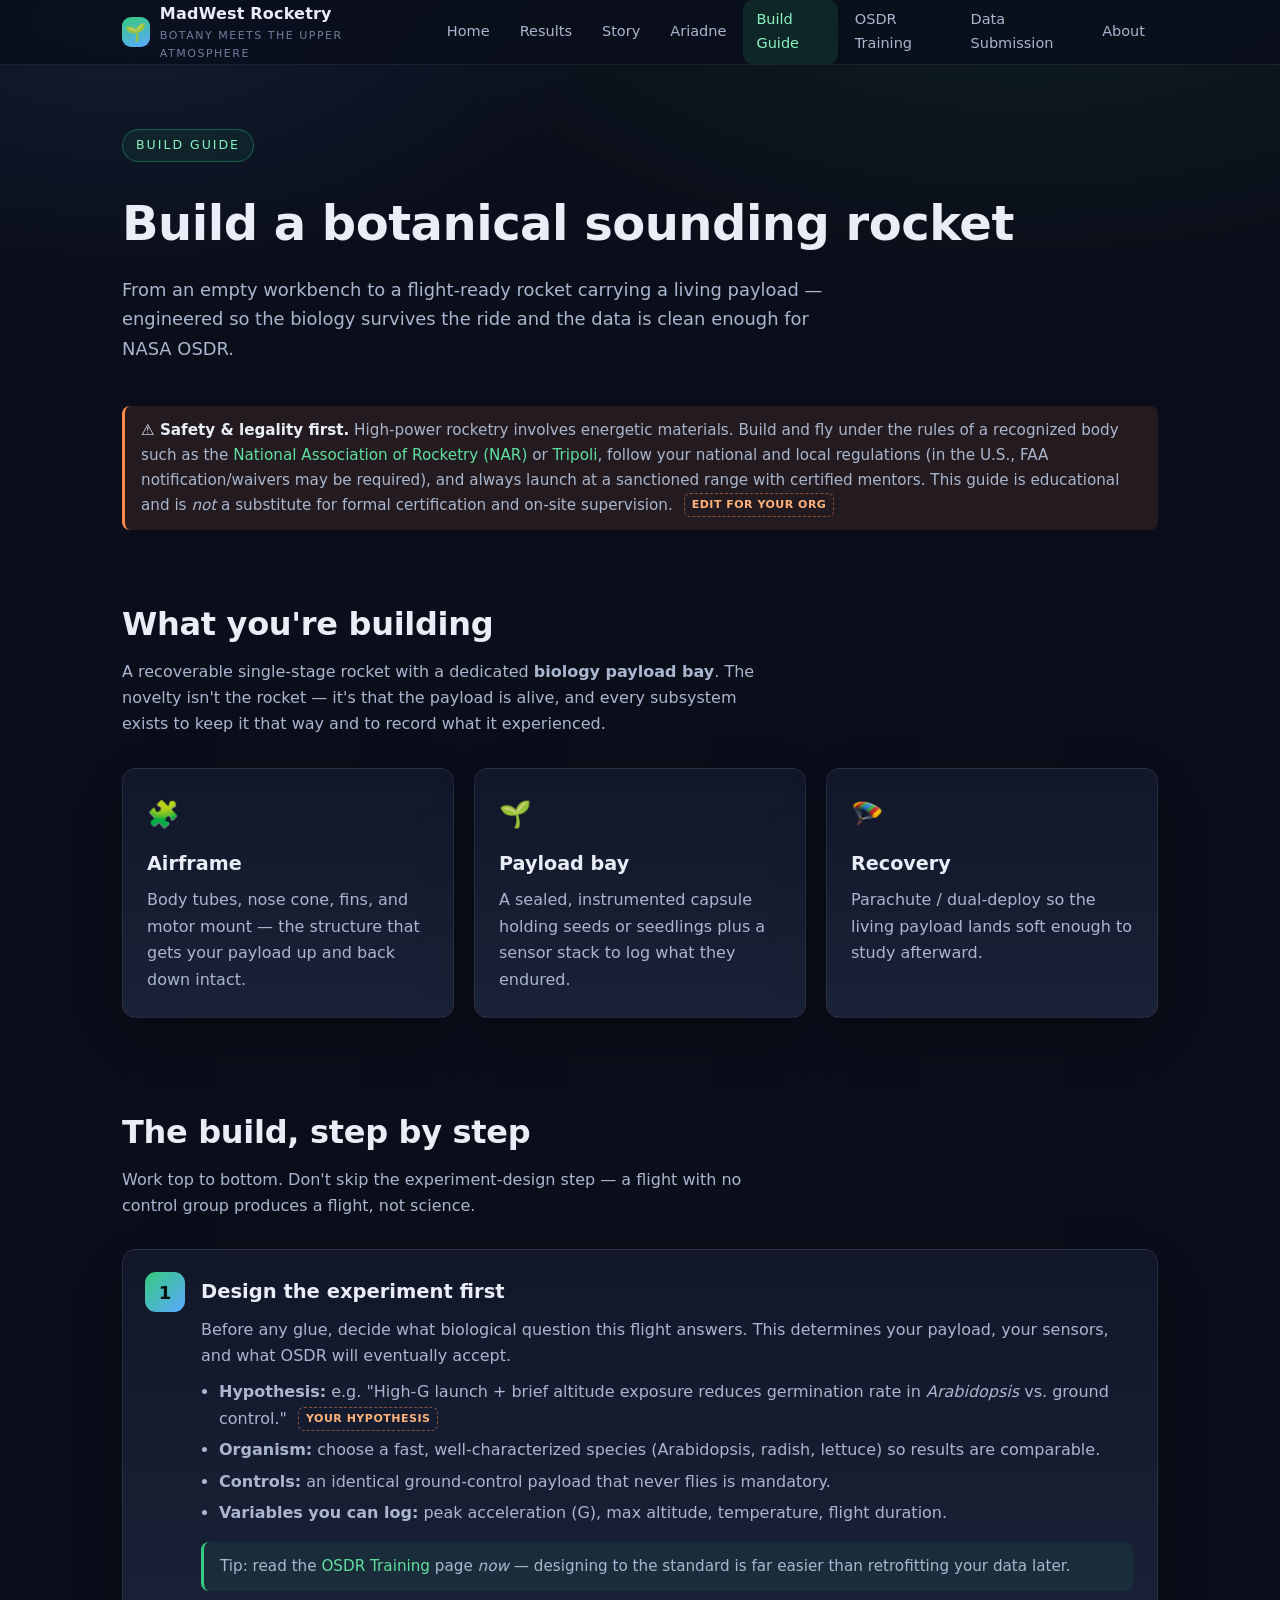
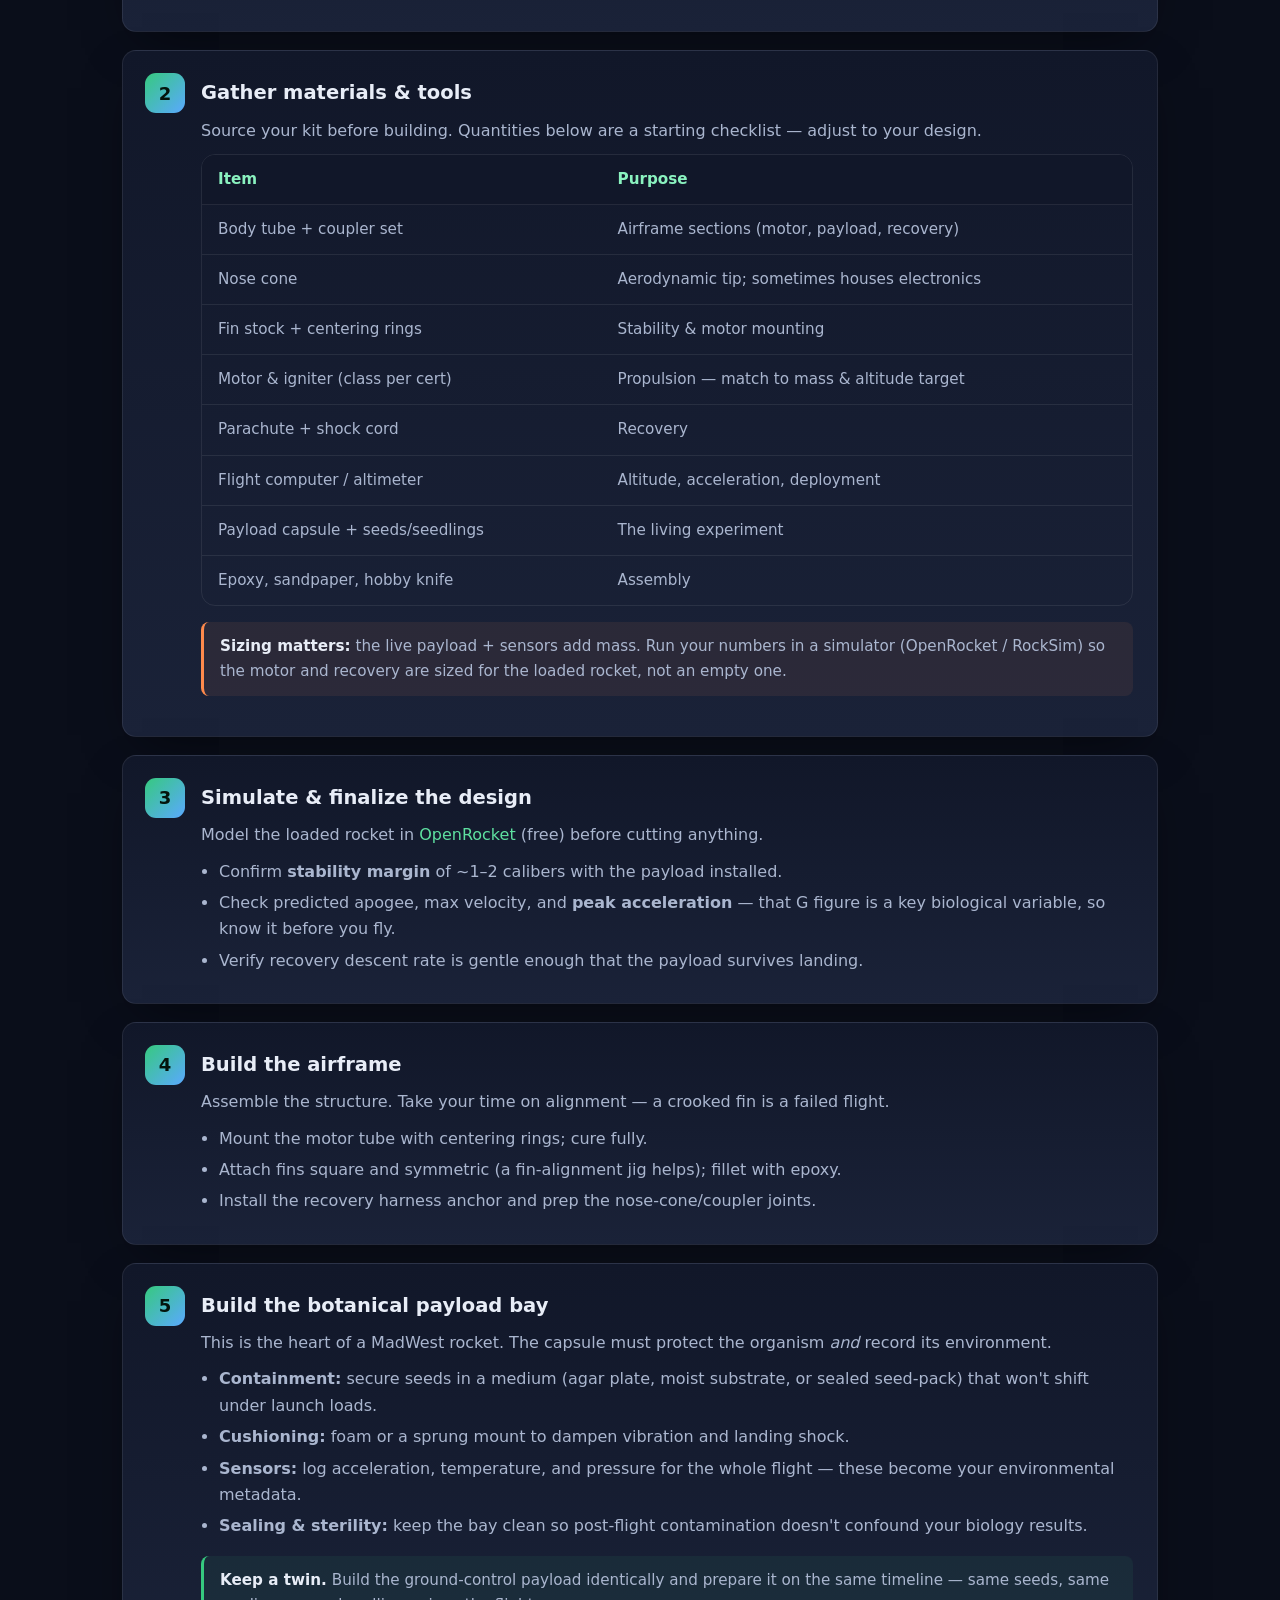
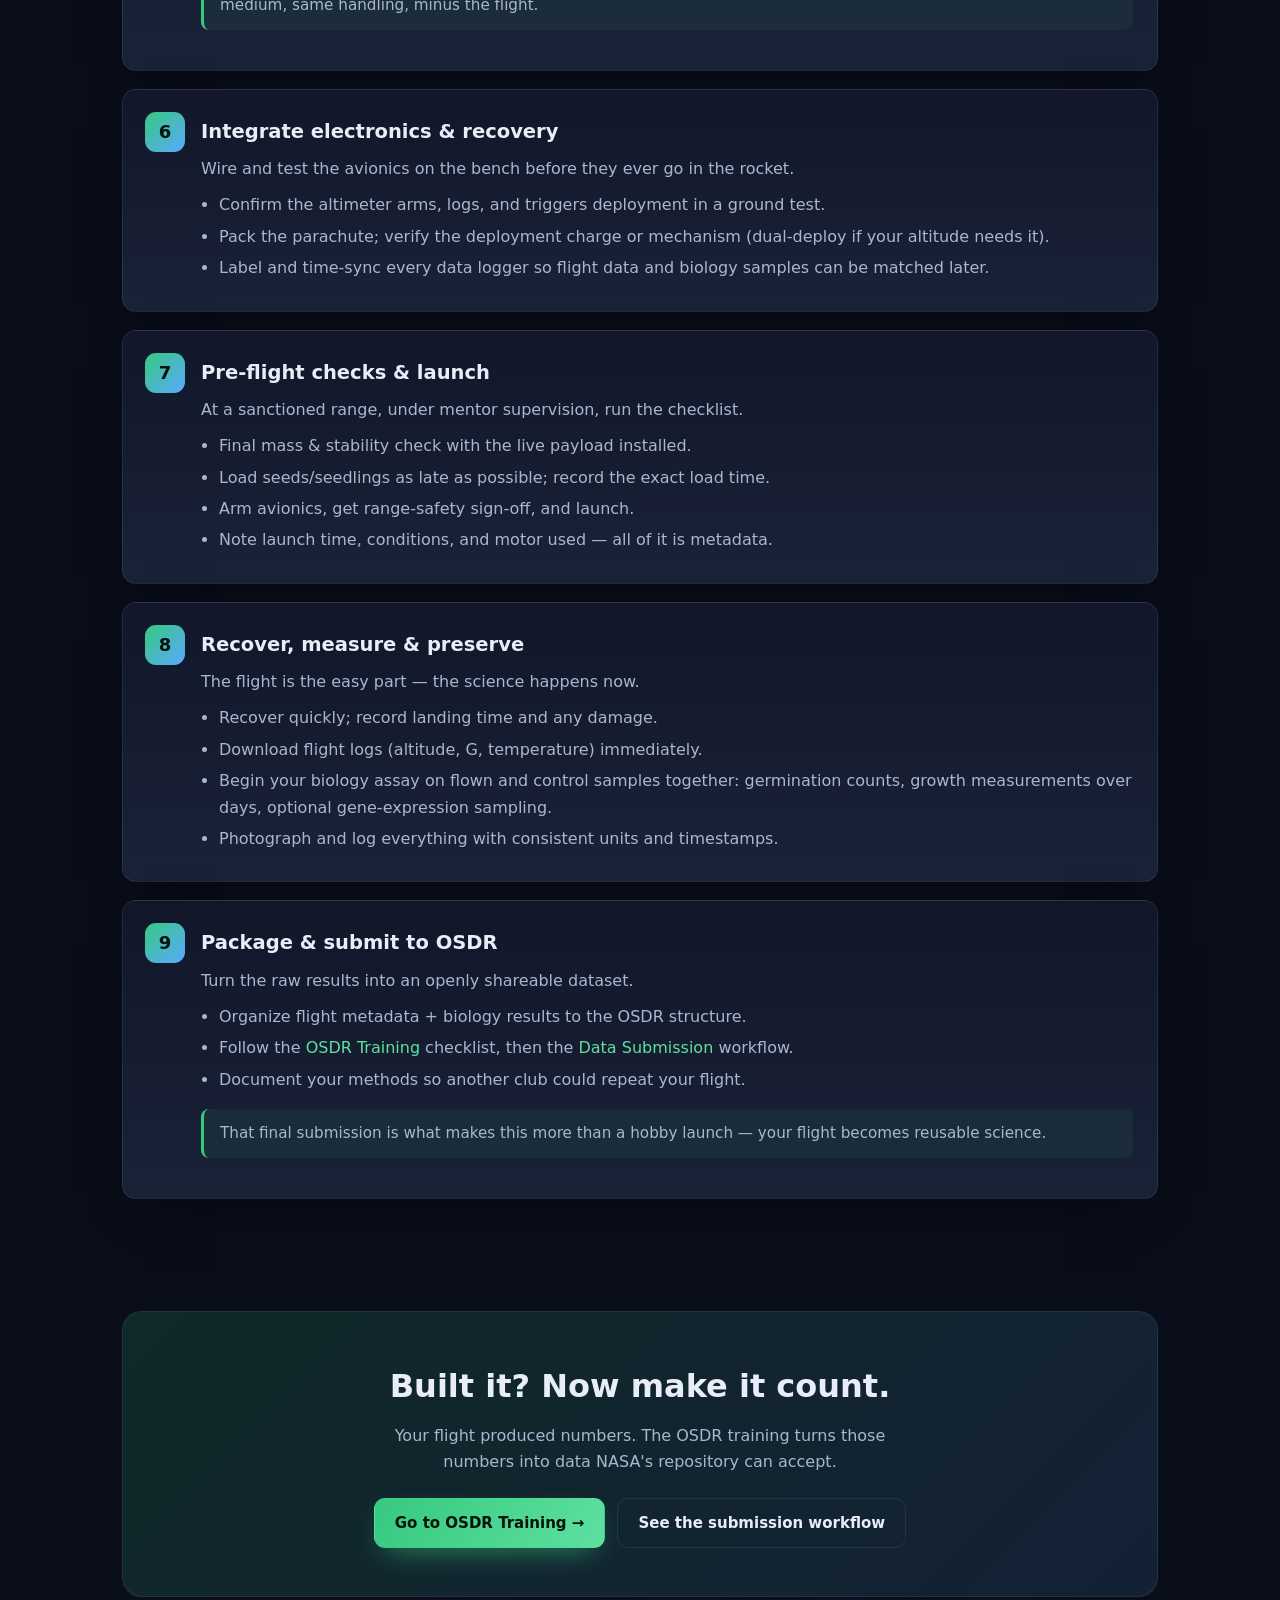
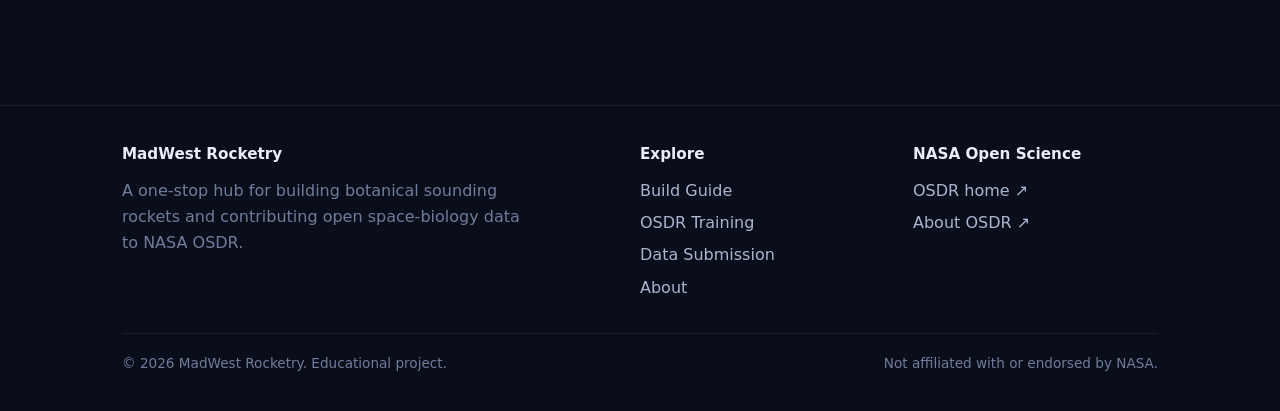
<file: build-guide.html>
<!DOCTYPE html>
<html lang="en">
<head>
  <meta charset="UTF-8" />
  <meta name="viewport" content="width=device-width, initial-scale=1.0" />
  <title>Build Guide — Botanical Sounding Rocket | MadWest Rocketry</title>
  <meta name="description" content="Step-by-step build guide for a botanical sounding rocket: airframe, recovery, and a living-payload bay engineered to keep seeds alive and your OSDR data clean." />
  <link rel="stylesheet" href="css/styles.css" />
</head>
<body>
  <!-- HEADER -->
  <header class="site-header">
    <div class="wrap nav">
      <a class="brand" href="index.html">
        <span class="logo">🌱</span>
        <span>MadWest Rocketry<small>botany meets the upper atmosphere</small></span>
      </a>
      <button class="nav-toggle" aria-label="Menu" aria-expanded="false">☰</button>
      <ul class="nav-links">
        <li><a href="index.html">Home</a></li>
        <li><a href="results.html">Results</a></li>
        <li><a href="story.html">Story</a></li>
        <li><a href="ariadne.html">Ariadne</a></li>
        <li><a href="build-guide.html">Build Guide</a></li>
        <li><a href="osdr-training.html">OSDR Training</a></li>
        <li><a href="data-submission.html">Data Submission</a></li>
        <li><a href="about.html">About</a></li>
      </ul>
    </div>
  </header>

  <!-- PAGE HEAD -->
  <section class="lead-page-head">
    <div class="wrap">
      <span class="eyebrow">Build Guide</span>
      <h1>Build a botanical sounding rocket</h1>
      <p>From an empty workbench to a flight-ready rocket carrying a living payload — engineered so the
        biology survives the ride and the data is clean enough for NASA OSDR.</p>
    </div>
  </section>

  <!-- SAFETY FIRST -->
  <section style="padding-top:18px">
    <div class="wrap">
      <div class="note safety">
        <strong>⚠️ Safety &amp; legality first.</strong> High-power rocketry involves energetic materials.
        Build and fly under the rules of a recognized body such as the
        <a href="https://www.nar.org/" target="_blank" rel="noopener">National Association of Rocketry (NAR)</a>
        or <a href="https://www.tripoli.org/" target="_blank" rel="noopener">Tripoli</a>, follow your national
        and local regulations (in the U.S., FAA notification/waivers may be required), and always launch at a
        sanctioned range with certified mentors. This guide is educational and is <em>not</em> a substitute for
        formal certification and on-site supervision.
        <span class="todo">edit for your org</span>
      </div>
    </div>
  </section>

  <!-- WHAT YOU'RE BUILDING -->
  <section style="padding-top:8px">
    <div class="wrap">
      <h2 class="section-title">What you're building</h2>
      <p class="section-sub">A recoverable single-stage rocket with a dedicated <strong>biology payload bay</strong>.
        The novelty isn't the rocket — it's that the payload is alive, and every subsystem exists to keep it
        that way and to record what it experienced.</p>
      <div class="grid grid-3">
        <div class="card"><span class="ico">🧩</span><h3>Airframe</h3><p>Body tubes, nose cone, fins, and motor mount — the structure that gets your payload up and back down intact.</p></div>
        <div class="card"><span class="ico">🌱</span><h3>Payload bay</h3><p>A sealed, instrumented capsule holding seeds or seedlings plus a sensor stack to log what they endured.</p></div>
        <div class="card"><span class="ico">🪂</span><h3>Recovery</h3><p>Parachute / dual-deploy so the living payload lands soft enough to study afterward.</p></div>
      </div>
    </div>
  </section>

  <!-- THE STEPS -->
  <section>
    <div class="wrap">
      <h2 class="section-title">The build, step by step</h2>
      <p class="section-sub">Work top to bottom. Don't skip the experiment-design step — a flight with no
        control group produces a flight, not science.</p>

      <div class="steps">

        <div class="step">
          <h3>Design the experiment first</h3>
          <p>Before any glue, decide what biological question this flight answers. This determines your payload,
            your sensors, and what OSDR will eventually accept.</p>
          <ul>
            <li><strong>Hypothesis:</strong> e.g. "High-G launch + brief altitude exposure reduces germination rate in <em>Arabidopsis</em> vs. ground control." <span class="todo">your hypothesis</span></li>
            <li><strong>Organism:</strong> choose a fast, well-characterized species (Arabidopsis, radish, lettuce) so results are comparable.</li>
            <li><strong>Controls:</strong> an identical ground-control payload that never flies is mandatory.</li>
            <li><strong>Variables you can log:</strong> peak acceleration (G), max altitude, temperature, flight duration.</li>
          </ul>
          <div class="note">Tip: read the <a href="osdr-training.html">OSDR Training</a> page <em>now</em> — designing to the
            standard is far easier than retrofitting your data later.</div>
        </div>

        <div class="step">
          <h3>Gather materials &amp; tools</h3>
          <p>Source your kit before building. Quantities below are a starting checklist — adjust to your design.</p>
          <div class="table-wrap" style="margin-top:8px">
            <table>
              <thead><tr><th>Item</th><th>Purpose</th></tr></thead>
              <tbody>
                <tr><td>Body tube + coupler set</td><td>Airframe sections (motor, payload, recovery)</td></tr>
                <tr><td>Nose cone</td><td>Aerodynamic tip; sometimes houses electronics</td></tr>
                <tr><td>Fin stock + centering rings</td><td>Stability &amp; motor mounting</td></tr>
                <tr><td>Motor &amp; igniter (class per cert)</td><td>Propulsion — match to mass &amp; altitude target</td></tr>
                <tr><td>Parachute + shock cord</td><td>Recovery</td></tr>
                <tr><td>Flight computer / altimeter</td><td>Altitude, acceleration, deployment</td></tr>
                <tr><td>Payload capsule + seeds/seedlings</td><td>The living experiment</td></tr>
                <tr><td>Epoxy, sandpaper, hobby knife</td><td>Assembly</td></tr>
              </tbody>
            </table>
          </div>
          <div class="note warn"><strong>Sizing matters:</strong> the live payload + sensors add mass. Run your
            numbers in a simulator (OpenRocket / RockSim) so the motor and recovery are sized for the loaded rocket,
            not an empty one.</div>
        </div>

        <div class="step">
          <h3>Simulate &amp; finalize the design</h3>
          <p>Model the loaded rocket in <a href="https://openrocket.info/" target="_blank" rel="noopener">OpenRocket</a>
            (free) before cutting anything.</p>
          <ul>
            <li>Confirm <strong>stability margin</strong> of ~1–2 calibers with the payload installed.</li>
            <li>Check predicted apogee, max velocity, and <strong>peak acceleration</strong> — that G figure is a key
              biological variable, so know it before you fly.</li>
            <li>Verify recovery descent rate is gentle enough that the payload survives landing.</li>
          </ul>
        </div>

        <div class="step">
          <h3>Build the airframe</h3>
          <p>Assemble the structure. Take your time on alignment — a crooked fin is a failed flight.</p>
          <ul>
            <li>Mount the motor tube with centering rings; cure fully.</li>
            <li>Attach fins square and symmetric (a fin-alignment jig helps); fillet with epoxy.</li>
            <li>Install the recovery harness anchor and prep the nose-cone/coupler joints.</li>
          </ul>
        </div>

        <div class="step">
          <h3>Build the botanical payload bay</h3>
          <p>This is the heart of a MadWest rocket. The capsule must protect the organism <em>and</em> record its
            environment.</p>
          <ul>
            <li><strong>Containment:</strong> secure seeds in a medium (agar plate, moist substrate, or sealed
              seed-pack) that won't shift under launch loads.</li>
            <li><strong>Cushioning:</strong> foam or a sprung mount to dampen vibration and landing shock.</li>
            <li><strong>Sensors:</strong> log acceleration, temperature, and pressure for the whole flight — these
              become your environmental metadata.</li>
            <li><strong>Sealing &amp; sterility:</strong> keep the bay clean so post-flight contamination doesn't
              confound your biology results.</li>
          </ul>
          <div class="note"><strong>Keep a twin.</strong> Build the ground-control payload identically and prepare it
            on the same timeline — same seeds, same medium, same handling, minus the flight.</div>
        </div>

        <div class="step">
          <h3>Integrate electronics &amp; recovery</h3>
          <p>Wire and test the avionics on the bench before they ever go in the rocket.</p>
          <ul>
            <li>Confirm the altimeter arms, logs, and triggers deployment in a ground test.</li>
            <li>Pack the parachute; verify the deployment charge or mechanism (dual-deploy if your altitude needs it).</li>
            <li>Label and time-sync every data logger so flight data and biology samples can be matched later.</li>
          </ul>
        </div>

        <div class="step">
          <h3>Pre-flight checks &amp; launch</h3>
          <p>At a sanctioned range, under mentor supervision, run the checklist.</p>
          <ul>
            <li>Final mass &amp; stability check with the live payload installed.</li>
            <li>Load seeds/seedlings as late as possible; record the exact load time.</li>
            <li>Arm avionics, get range-safety sign-off, and launch.</li>
            <li>Note launch time, conditions, and motor used — all of it is metadata.</li>
          </ul>
        </div>

        <div class="step">
          <h3>Recover, measure &amp; preserve</h3>
          <p>The flight is the easy part — the science happens now.</p>
          <ul>
            <li>Recover quickly; record landing time and any damage.</li>
            <li>Download flight logs (altitude, G, temperature) immediately.</li>
            <li>Begin your biology assay on flown and control samples together: germination counts, growth
              measurements over days, optional gene-expression sampling.</li>
            <li>Photograph and log everything with consistent units and timestamps.</li>
          </ul>
        </div>

        <div class="step">
          <h3>Package &amp; submit to OSDR</h3>
          <p>Turn the raw results into an openly shareable dataset.</p>
          <ul>
            <li>Organize flight metadata + biology results to the OSDR structure.</li>
            <li>Follow the <a href="osdr-training.html">OSDR Training</a> checklist, then the
              <a href="data-submission.html">Data Submission</a> workflow.</li>
            <li>Document your methods so another club could repeat your flight.</li>
          </ul>
          <div class="note">That final submission is what makes this more than a hobby launch — your flight becomes
            reusable science.</div>
        </div>

      </div>
    </div>
  </section>

  <!-- CTA -->
  <section>
    <div class="wrap">
      <div class="cta-band">
        <h2>Built it? Now make it count.</h2>
        <p>Your flight produced numbers. The OSDR training turns those numbers into data NASA's repository can accept.</p>
        <div class="btn-row">
          <a class="btn btn-primary" href="osdr-training.html">Go to OSDR Training →</a>
          <a class="btn btn-ghost" href="data-submission.html">See the submission workflow</a>
        </div>
      </div>
    </div>
  </section>

  <!-- FOOTER -->
  <footer class="site-footer">
    <div class="wrap">
      <div class="foot-grid">
        <div>
          <h4>MadWest Rocketry</h4>
          <p style="margin:0;color:var(--ink-faint);max-width:40ch">
            A one-stop hub for building botanical sounding rockets and contributing open space-biology
            data to NASA OSDR.
          </p>
        </div>
        <div>
          <h4>Explore</h4>
          <ul>
            <li><a href="build-guide.html">Build Guide</a></li>
            <li><a href="osdr-training.html">OSDR Training</a></li>
            <li><a href="data-submission.html">Data Submission</a></li>
            <li><a href="about.html">About</a></li>
          </ul>
        </div>
        <div>
          <h4>NASA Open Science</h4>
          <ul>
            <li><a href="https://osdr.nasa.gov/" target="_blank" rel="noopener">OSDR home ↗</a></li>
            <li><a href="https://www.nasa.gov/osdr/" target="_blank" rel="noopener">About OSDR ↗</a></li>
          </ul>
        </div>
      </div>
      <div class="foot-bottom">
        <span>© <span id="year">2026</span> MadWest Rocketry. Educational project.</span>
        <span>Not affiliated with or endorsed by NASA.</span>
      </div>
    </div>
  </footer>

  <script src="js/main.js"></script>
  <script>document.getElementById("year").textContent = new Date().getFullYear();</script>
  <script defer src="https://visitor-analytics.astrobotany.workers.dev/a.js"></script>
</body>
</html>
</file>
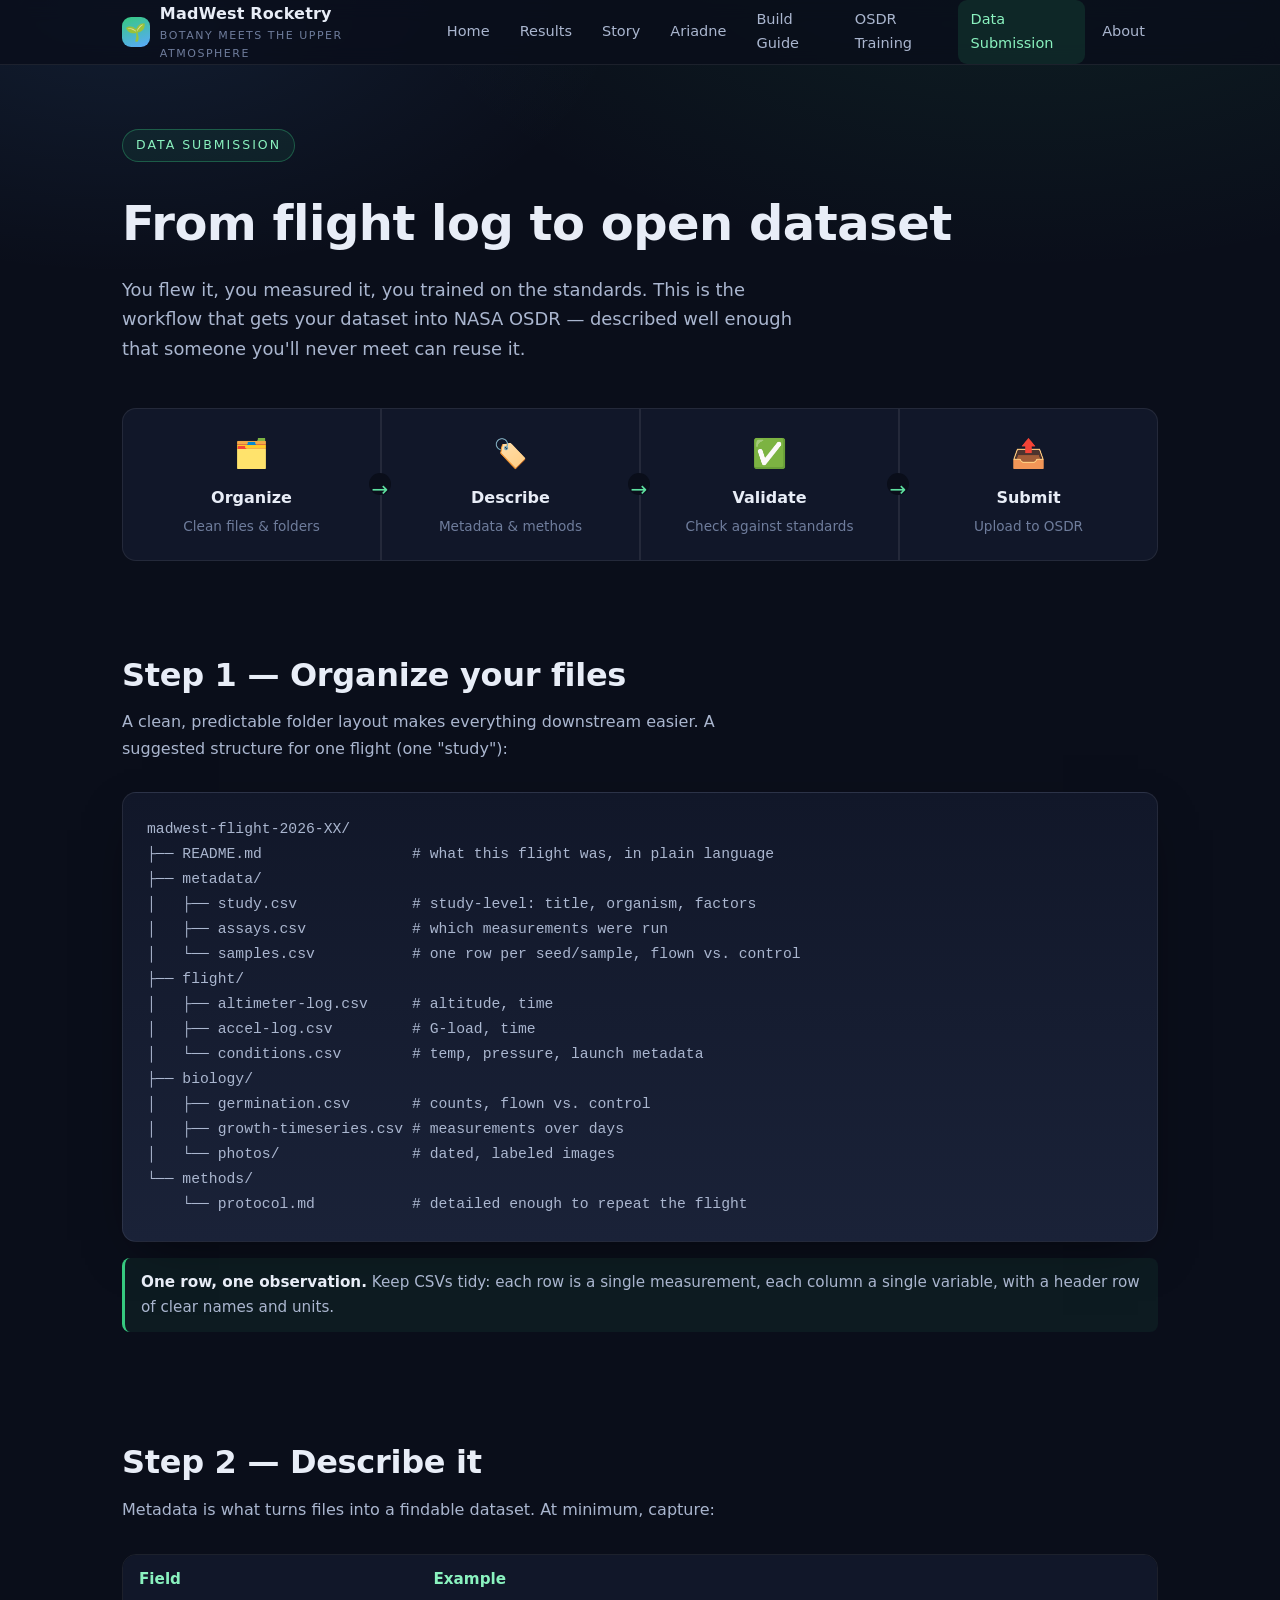
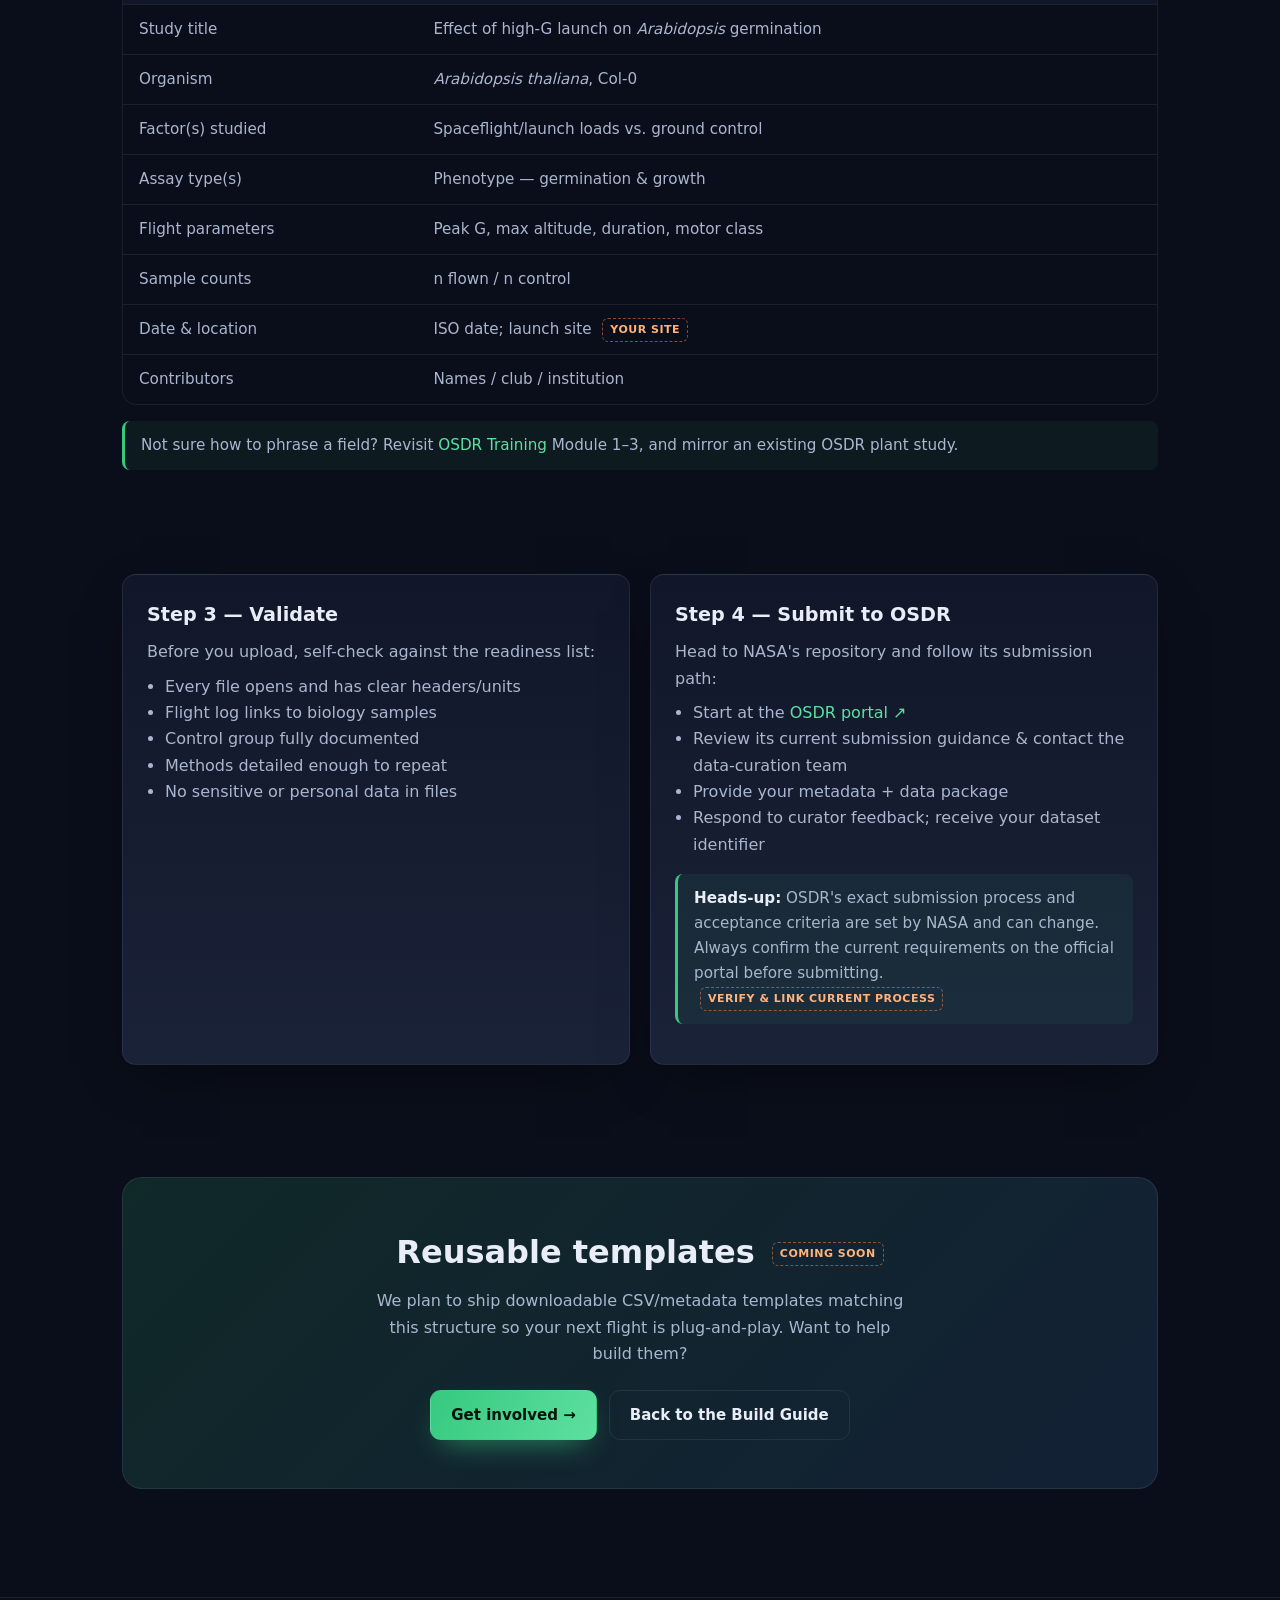
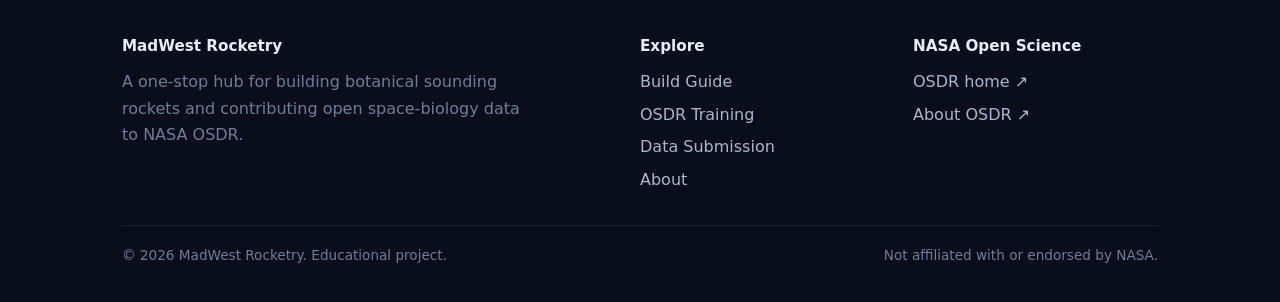
<file: data-submission.html>
<!DOCTYPE html>
<html lang="en">
<head>
  <meta charset="UTF-8" />
  <meta name="viewport" content="width=device-width, initial-scale=1.0" />
  <title>Data Submission — Flight to Repository | MadWest Rocketry</title>
  <meta name="description" content="The experiment-to-repository workflow: organize flight and biology data, structure metadata, and submit your botanical rocket dataset to NASA OSDR." />
  <link rel="stylesheet" href="css/styles.css" />
</head>
<body>
  <!-- HEADER -->
  <header class="site-header">
    <div class="wrap nav">
      <a class="brand" href="index.html">
        <span class="logo">🌱</span>
        <span>MadWest Rocketry<small>botany meets the upper atmosphere</small></span>
      </a>
      <button class="nav-toggle" aria-label="Menu" aria-expanded="false">☰</button>
      <ul class="nav-links">
        <li><a href="index.html">Home</a></li>
        <li><a href="results.html">Results</a></li>
        <li><a href="story.html">Story</a></li>
        <li><a href="ariadne.html">Ariadne</a></li>
        <li><a href="build-guide.html">Build Guide</a></li>
        <li><a href="osdr-training.html">OSDR Training</a></li>
        <li><a href="data-submission.html">Data Submission</a></li>
        <li><a href="about.html">About</a></li>
      </ul>
    </div>
  </header>

  <!-- PAGE HEAD -->
  <section class="lead-page-head">
    <div class="wrap">
      <span class="eyebrow">Data Submission</span>
      <h1>From flight log to open dataset</h1>
      <p>You flew it, you measured it, you trained on the standards. This is the workflow that gets your dataset
        into NASA OSDR — described well enough that someone you'll never meet can reuse it.</p>
    </div>
  </section>

  <!-- PIPELINE -->
  <section style="padding-top:18px">
    <div class="wrap">
      <div class="pipeline">
        <div class="pipe-node"><span class="big">🗂️</span><h4>Organize</h4><p>Clean files &amp; folders</p></div>
        <div class="pipe-node"><span class="big">🏷️</span><h4>Describe</h4><p>Metadata &amp; methods</p></div>
        <div class="pipe-node"><span class="big">✅</span><h4>Validate</h4><p>Check against standards</p></div>
        <div class="pipe-node"><span class="big">📤</span><h4>Submit</h4><p>Upload to OSDR</p></div>
      </div>
    </div>
  </section>

  <!-- FILE STRUCTURE -->
  <section>
    <div class="wrap">
      <h2 class="section-title">Step 1 — Organize your files</h2>
      <p class="section-sub">A clean, predictable folder layout makes everything downstream easier. A suggested
        structure for one flight (one "study"):</p>
      <div class="card">
        <pre style="margin:0;overflow-x:auto;color:var(--ink-soft);font-size:.92rem;line-height:1.7"><code>madwest-flight-2026-XX/
├── README.md                 # what this flight was, in plain language
├── metadata/
│   ├── study.csv             # study-level: title, organism, factors
│   ├── assays.csv            # which measurements were run
│   └── samples.csv           # one row per seed/sample, flown vs. control
├── flight/
│   ├── altimeter-log.csv     # altitude, time
│   ├── accel-log.csv         # G-load, time
│   └── conditions.csv        # temp, pressure, launch metadata
├── biology/
│   ├── germination.csv       # counts, flown vs. control
│   ├── growth-timeseries.csv # measurements over days
│   └── photos/               # dated, labeled images
└── methods/
    └── protocol.md           # detailed enough to repeat the flight</code></pre>
      </div>
      <div class="note"><strong>One row, one observation.</strong> Keep CSVs tidy: each row is a single measurement,
        each column a single variable, with a header row of clear names and units.</div>
    </div>
  </section>

  <!-- METADATA -->
  <section>
    <div class="wrap">
      <h2 class="section-title">Step 2 — Describe it</h2>
      <p class="section-sub">Metadata is what turns files into a findable dataset. At minimum, capture:</p>
      <div class="table-wrap">
        <table>
          <thead><tr><th>Field</th><th>Example</th></tr></thead>
          <tbody>
            <tr><td>Study title</td><td>Effect of high-G launch on <em>Arabidopsis</em> germination</td></tr>
            <tr><td>Organism</td><td><em>Arabidopsis thaliana</em>, Col-0</td></tr>
            <tr><td>Factor(s) studied</td><td>Spaceflight/launch loads vs. ground control</td></tr>
            <tr><td>Assay type(s)</td><td>Phenotype — germination &amp; growth</td></tr>
            <tr><td>Flight parameters</td><td>Peak G, max altitude, duration, motor class</td></tr>
            <tr><td>Sample counts</td><td>n flown / n control</td></tr>
            <tr><td>Date &amp; location</td><td>ISO date; launch site <span class="todo">your site</span></td></tr>
            <tr><td>Contributors</td><td>Names / club / institution</td></tr>
          </tbody>
        </table>
      </div>
      <div class="note">Not sure how to phrase a field? Revisit <a href="osdr-training.html">OSDR Training</a> Module 1–3,
        and mirror an existing OSDR plant study.</div>
    </div>
  </section>

  <!-- VALIDATE & SUBMIT -->
  <section>
    <div class="wrap">
      <div class="grid grid-2">
        <div class="card">
          <h3>Step 3 — Validate</h3>
          <p style="color:var(--ink-soft)">Before you upload, self-check against the readiness list:</p>
          <ul style="color:var(--ink-soft);padding-left:18px;margin-top:8px">
            <li>Every file opens and has clear headers/units</li>
            <li>Flight log links to biology samples</li>
            <li>Control group fully documented</li>
            <li>Methods detailed enough to repeat</li>
            <li>No sensitive or personal data in files</li>
          </ul>
        </div>
        <div class="card">
          <h3>Step 4 — Submit to OSDR</h3>
          <p style="color:var(--ink-soft)">Head to NASA's repository and follow its submission path:</p>
          <ul style="color:var(--ink-soft);padding-left:18px;margin-top:8px">
            <li>Start at the <a href="https://osdr.nasa.gov/" target="_blank" rel="noopener">OSDR portal ↗</a></li>
            <li>Review its current submission guidance &amp; contact the data-curation team</li>
            <li>Provide your metadata + data package</li>
            <li>Respond to curator feedback; receive your dataset identifier</li>
          </ul>
          <div class="note"><strong>Heads-up:</strong> OSDR's exact submission process and acceptance criteria are set
            by NASA and can change. Always confirm the current requirements on the official portal before submitting.
            <span class="todo">verify & link current process</span></div>
        </div>
      </div>
    </div>
  </section>

  <!-- TEMPLATES -->
  <section>
    <div class="wrap">
      <div class="cta-band">
        <h2>Reusable templates <span class="todo">coming soon</span></h2>
        <p>We plan to ship downloadable CSV/metadata templates matching this structure so your next flight is plug-and-play.
          Want to help build them?</p>
        <div class="btn-row">
          <a class="btn btn-primary" href="about.html">Get involved →</a>
          <a class="btn btn-ghost" href="build-guide.html">Back to the Build Guide</a>
        </div>
      </div>
    </div>
  </section>

  <!-- FOOTER -->
  <footer class="site-footer">
    <div class="wrap">
      <div class="foot-grid">
        <div>
          <h4>MadWest Rocketry</h4>
          <p style="margin:0;color:var(--ink-faint);max-width:40ch">
            A one-stop hub for building botanical sounding rockets and contributing open space-biology
            data to NASA OSDR.
          </p>
        </div>
        <div>
          <h4>Explore</h4>
          <ul>
            <li><a href="build-guide.html">Build Guide</a></li>
            <li><a href="osdr-training.html">OSDR Training</a></li>
            <li><a href="data-submission.html">Data Submission</a></li>
            <li><a href="about.html">About</a></li>
          </ul>
        </div>
        <div>
          <h4>NASA Open Science</h4>
          <ul>
            <li><a href="https://osdr.nasa.gov/" target="_blank" rel="noopener">OSDR home ↗</a></li>
            <li><a href="https://www.nasa.gov/osdr/" target="_blank" rel="noopener">About OSDR ↗</a></li>
          </ul>
        </div>
      </div>
      <div class="foot-bottom">
        <span>© <span id="year">2026</span> MadWest Rocketry. Educational project.</span>
        <span>Not affiliated with or endorsed by NASA.</span>
      </div>
    </div>
  </footer>

  <script src="js/main.js"></script>
  <script>document.getElementById("year").textContent = new Date().getFullYear();</script>
  <script defer src="https://visitor-analytics.astrobotany.workers.dev/a.js"></script>
</body>
</html>
</file>
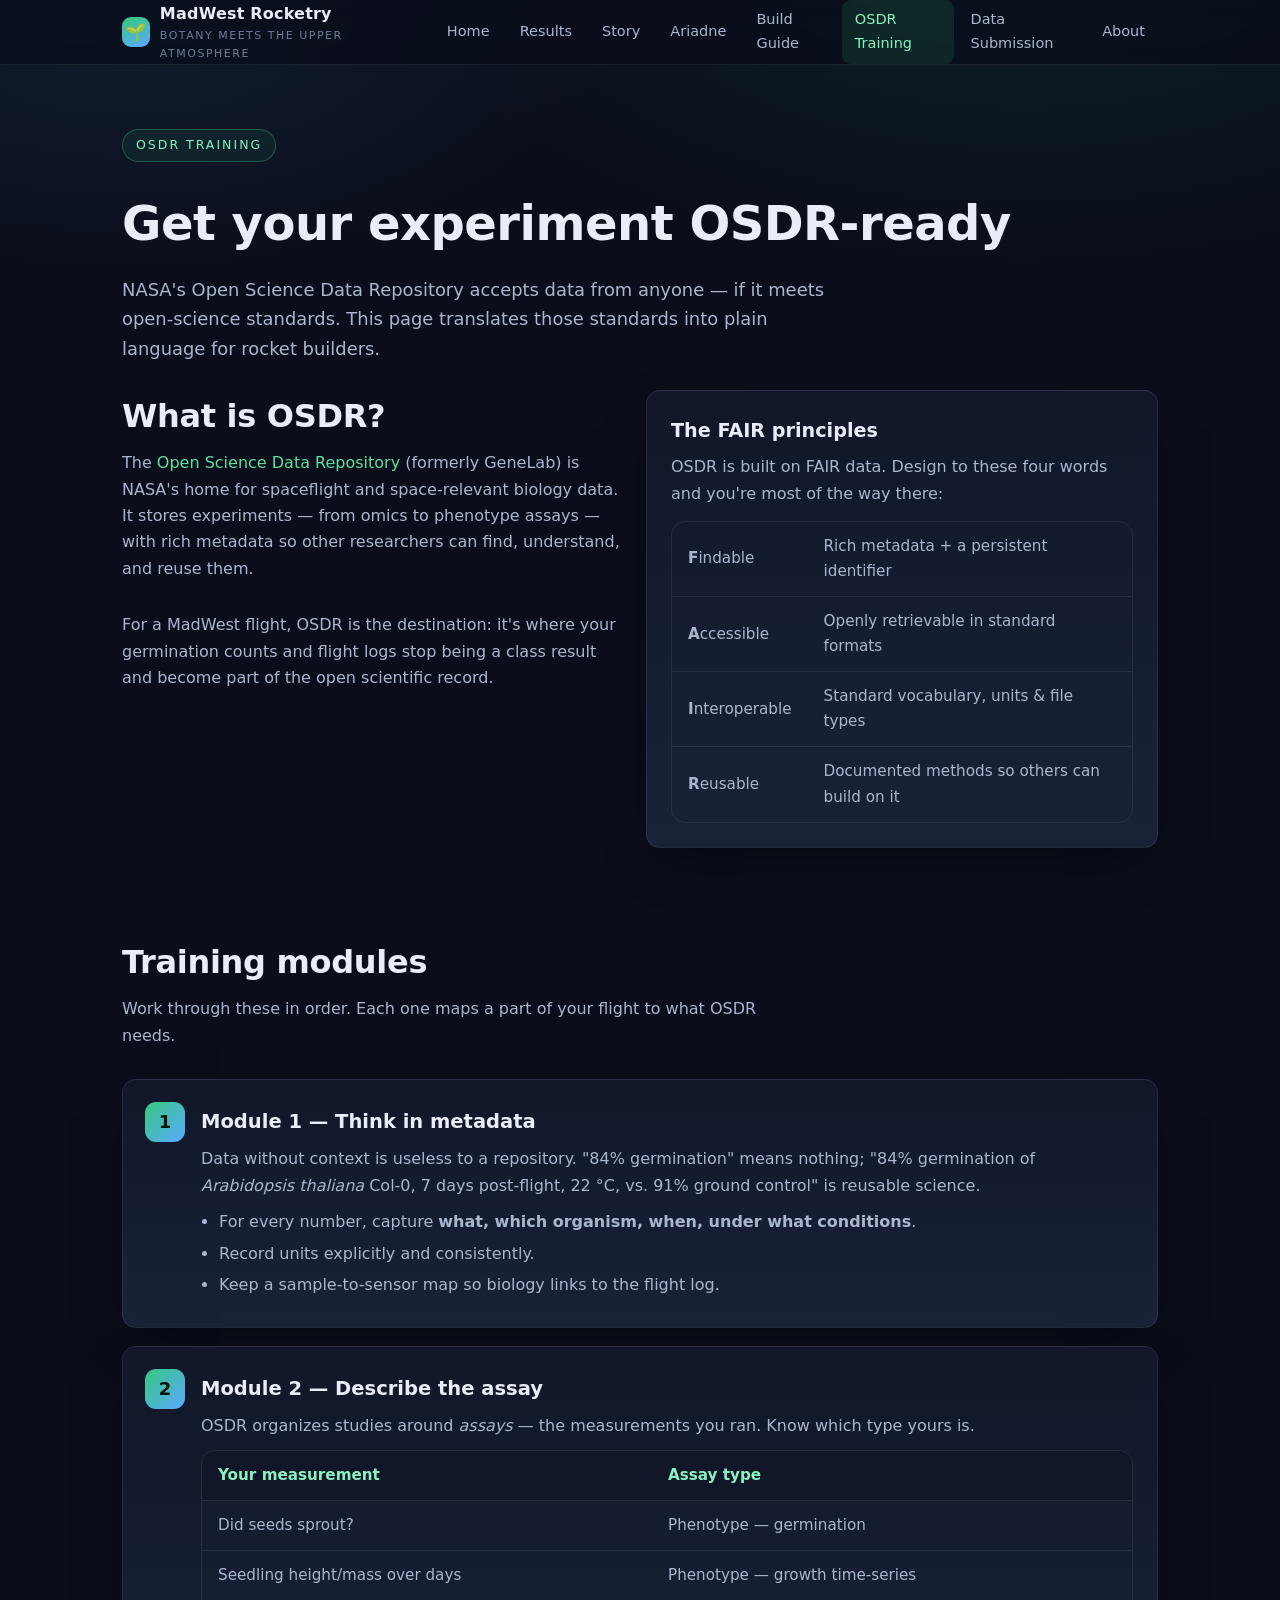
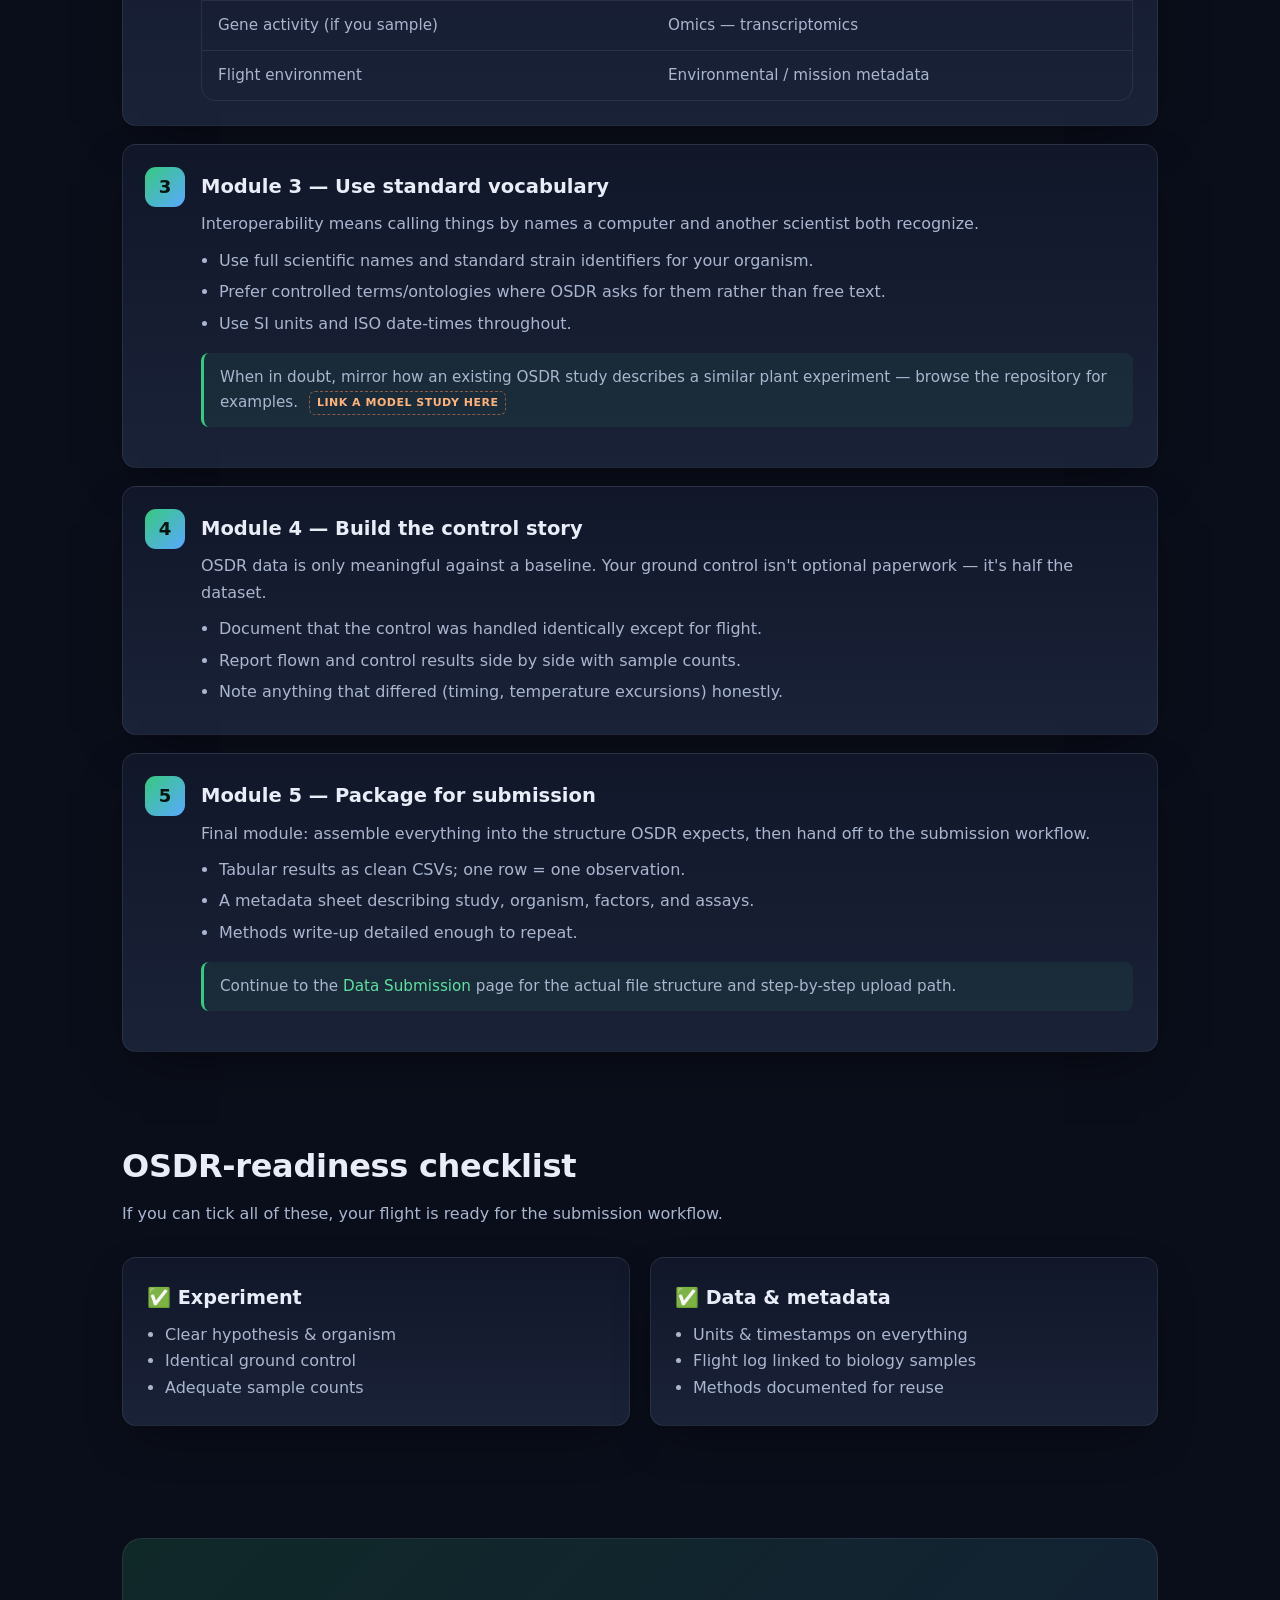
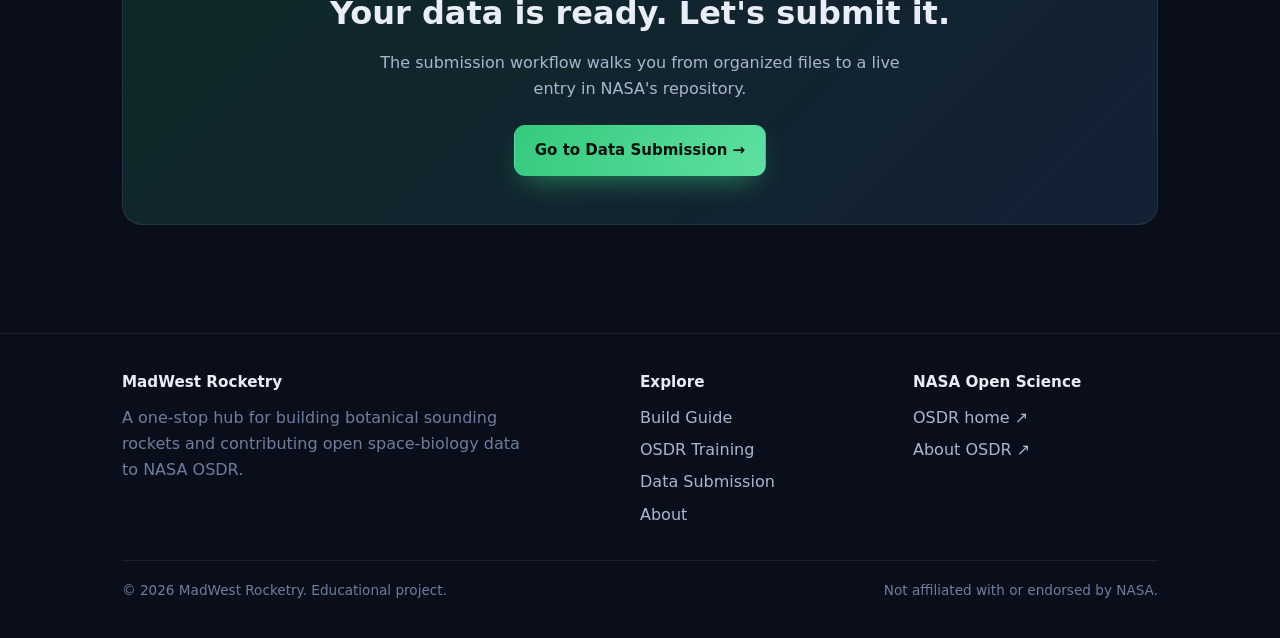
<file: osdr-training.html>
<!DOCTYPE html>
<html lang="en">
<head>
  <meta charset="UTF-8" />
  <meta name="viewport" content="width=device-width, initial-scale=1.0" />
  <title>OSDR Training — Open Space-Biology Data | MadWest Rocketry</title>
  <meta name="description" content="Plain-language training on NASA OSDR open-science standards: FAIR data, metadata, and how to design a botanical rocket experiment the repository can accept." />
  <link rel="stylesheet" href="css/styles.css" />
</head>
<body>
  <!-- HEADER -->
  <header class="site-header">
    <div class="wrap nav">
      <a class="brand" href="index.html">
        <span class="logo">🌱</span>
        <span>MadWest Rocketry<small>botany meets the upper atmosphere</small></span>
      </a>
      <button class="nav-toggle" aria-label="Menu" aria-expanded="false">☰</button>
      <ul class="nav-links">
        <li><a href="index.html">Home</a></li>
        <li><a href="results.html">Results</a></li>
        <li><a href="story.html">Story</a></li>
        <li><a href="ariadne.html">Ariadne</a></li>
        <li><a href="build-guide.html">Build Guide</a></li>
        <li><a href="osdr-training.html">OSDR Training</a></li>
        <li><a href="data-submission.html">Data Submission</a></li>
        <li><a href="about.html">About</a></li>
      </ul>
    </div>
  </header>

  <!-- PAGE HEAD -->
  <section class="lead-page-head">
    <div class="wrap">
      <span class="eyebrow">OSDR Training</span>
      <h1>Get your experiment OSDR-ready</h1>
      <p>NASA's Open Science Data Repository accepts data from anyone — if it meets open-science standards.
        This page translates those standards into plain language for rocket builders.</p>
    </div>
  </section>

  <!-- WHAT IS OSDR -->
  <section style="padding-top:18px">
    <div class="wrap">
      <div class="grid grid-2">
        <div>
          <h2 class="section-title">What is OSDR?</h2>
          <p class="section-sub">The <a href="https://osdr.nasa.gov/" target="_blank" rel="noopener">Open Science
            Data Repository</a> (formerly GeneLab) is NASA's home for spaceflight and space-relevant biology data.
            It stores experiments — from omics to phenotype assays — with rich metadata so other researchers can
            find, understand, and reuse them.</p>
          <p class="section-sub">For a MadWest flight, OSDR is the destination: it's where your germination counts
            and flight logs stop being a class result and become part of the open scientific record.</p>
        </div>
        <div class="card">
          <h3>The FAIR principles</h3>
          <p style="margin-bottom:14px">OSDR is built on FAIR data. Design to these four words and you're most of the way there:</p>
          <div class="table-wrap">
            <table>
              <tbody>
                <tr><td><strong>F</strong>indable</td><td>Rich metadata + a persistent identifier</td></tr>
                <tr><td><strong>A</strong>ccessible</td><td>Openly retrievable in standard formats</td></tr>
                <tr><td><strong>I</strong>nteroperable</td><td>Standard vocabulary, units &amp; file types</td></tr>
                <tr><td><strong>R</strong>eusable</td><td>Documented methods so others can build on it</td></tr>
              </tbody>
            </table>
          </div>
        </div>
      </div>
    </div>
  </section>

  <!-- TRAINING MODULES -->
  <section>
    <div class="wrap">
      <h2 class="section-title">Training modules</h2>
      <p class="section-sub">Work through these in order. Each one maps a part of your flight to what OSDR needs.</p>
      <div class="steps">

        <div class="step">
          <h3>Module 1 — Think in metadata</h3>
          <p>Data without context is useless to a repository. "84% germination" means nothing; "84% germination of
            <em>Arabidopsis thaliana</em> Col-0, 7 days post-flight, 22 °C, vs. 91% ground control" is reusable science.</p>
          <ul>
            <li>For every number, capture <strong>what, which organism, when, under what conditions</strong>.</li>
            <li>Record units explicitly and consistently.</li>
            <li>Keep a sample-to-sensor map so biology links to the flight log.</li>
          </ul>
        </div>

        <div class="step">
          <h3>Module 2 — Describe the assay</h3>
          <p>OSDR organizes studies around <em>assays</em> — the measurements you ran. Know which type yours is.</p>
          <div class="table-wrap" style="margin-top:8px">
            <table>
              <thead><tr><th>Your measurement</th><th>Assay type</th></tr></thead>
              <tbody>
                <tr><td>Did seeds sprout?</td><td>Phenotype — germination</td></tr>
                <tr><td>Seedling height/mass over days</td><td>Phenotype — growth time-series</td></tr>
                <tr><td>Gene activity (if you sample)</td><td>Omics — transcriptomics</td></tr>
                <tr><td>Flight environment</td><td>Environmental / mission metadata</td></tr>
              </tbody>
            </table>
          </div>
        </div>

        <div class="step">
          <h3>Module 3 — Use standard vocabulary</h3>
          <p>Interoperability means calling things by names a computer and another scientist both recognize.</p>
          <ul>
            <li>Use full scientific names and standard strain identifiers for your organism.</li>
            <li>Prefer controlled terms/ontologies where OSDR asks for them rather than free text.</li>
            <li>Use SI units and ISO date-times throughout.</li>
          </ul>
          <div class="note">When in doubt, mirror how an existing OSDR study describes a similar plant experiment —
            browse the repository for examples. <span class="todo">link a model study here</span></div>
        </div>

        <div class="step">
          <h3>Module 4 — Build the control story</h3>
          <p>OSDR data is only meaningful against a baseline. Your ground control isn't optional paperwork — it's
            half the dataset.</p>
          <ul>
            <li>Document that the control was handled identically except for flight.</li>
            <li>Report flown and control results side by side with sample counts.</li>
            <li>Note anything that differed (timing, temperature excursions) honestly.</li>
          </ul>
        </div>

        <div class="step">
          <h3>Module 5 — Package for submission</h3>
          <p>Final module: assemble everything into the structure OSDR expects, then hand off to the submission workflow.</p>
          <ul>
            <li>Tabular results as clean CSVs; one row = one observation.</li>
            <li>A metadata sheet describing study, organism, factors, and assays.</li>
            <li>Methods write-up detailed enough to repeat.</li>
          </ul>
          <div class="note">Continue to the <a href="data-submission.html">Data Submission</a> page for the actual
            file structure and step-by-step upload path.</div>
        </div>

      </div>
    </div>
  </section>

  <!-- CHECKLIST -->
  <section>
    <div class="wrap">
      <h2 class="section-title">OSDR-readiness checklist</h2>
      <p class="section-sub">If you can tick all of these, your flight is ready for the submission workflow.</p>
      <div class="grid grid-2">
        <div class="card">
          <h3>✅ Experiment</h3>
          <ul style="color:var(--ink-soft);margin:0;padding-left:18px">
            <li>Clear hypothesis &amp; organism</li>
            <li>Identical ground control</li>
            <li>Adequate sample counts</li>
          </ul>
        </div>
        <div class="card">
          <h3>✅ Data &amp; metadata</h3>
          <ul style="color:var(--ink-soft);margin:0;padding-left:18px">
            <li>Units &amp; timestamps on everything</li>
            <li>Flight log linked to biology samples</li>
            <li>Methods documented for reuse</li>
          </ul>
        </div>
      </div>
    </div>
  </section>

  <!-- CTA -->
  <section>
    <div class="wrap">
      <div class="cta-band">
        <h2>Your data is ready. Let's submit it.</h2>
        <p>The submission workflow walks you from organized files to a live entry in NASA's repository.</p>
        <div class="btn-row">
          <a class="btn btn-primary" href="data-submission.html">Go to Data Submission →</a>
        </div>
      </div>
    </div>
  </section>

  <!-- FOOTER -->
  <footer class="site-footer">
    <div class="wrap">
      <div class="foot-grid">
        <div>
          <h4>MadWest Rocketry</h4>
          <p style="margin:0;color:var(--ink-faint);max-width:40ch">
            A one-stop hub for building botanical sounding rockets and contributing open space-biology
            data to NASA OSDR.
          </p>
        </div>
        <div>
          <h4>Explore</h4>
          <ul>
            <li><a href="build-guide.html">Build Guide</a></li>
            <li><a href="osdr-training.html">OSDR Training</a></li>
            <li><a href="data-submission.html">Data Submission</a></li>
            <li><a href="about.html">About</a></li>
          </ul>
        </div>
        <div>
          <h4>NASA Open Science</h4>
          <ul>
            <li><a href="https://osdr.nasa.gov/" target="_blank" rel="noopener">OSDR home ↗</a></li>
            <li><a href="https://www.nasa.gov/osdr/" target="_blank" rel="noopener">About OSDR ↗</a></li>
          </ul>
        </div>
      </div>
      <div class="foot-bottom">
        <span>© <span id="year">2026</span> MadWest Rocketry. Educational project.</span>
        <span>Not affiliated with or endorsed by NASA.</span>
      </div>
    </div>
  </footer>

  <script src="js/main.js"></script>
  <script>document.getElementById("year").textContent = new Date().getFullYear();</script>
  <script defer src="https://visitor-analytics.astrobotany.workers.dev/a.js"></script>
</body>
</html>
</file>
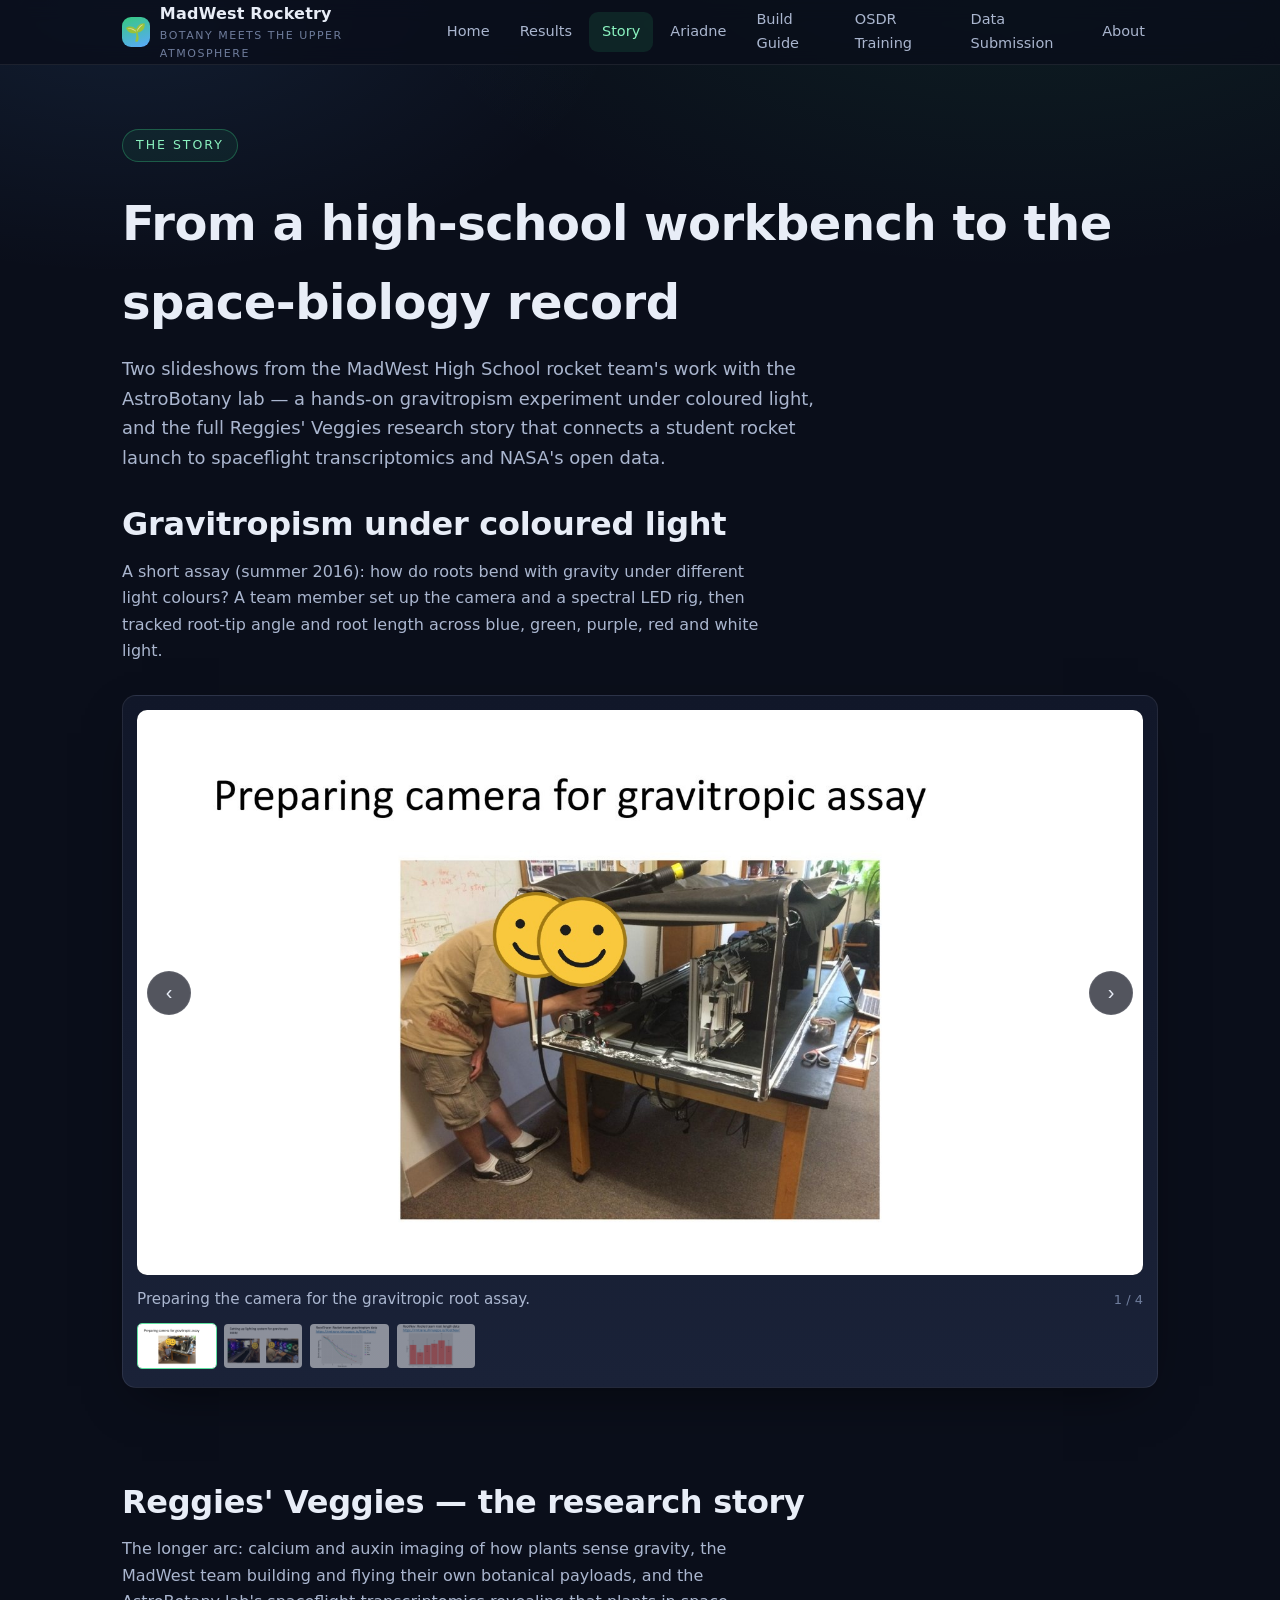
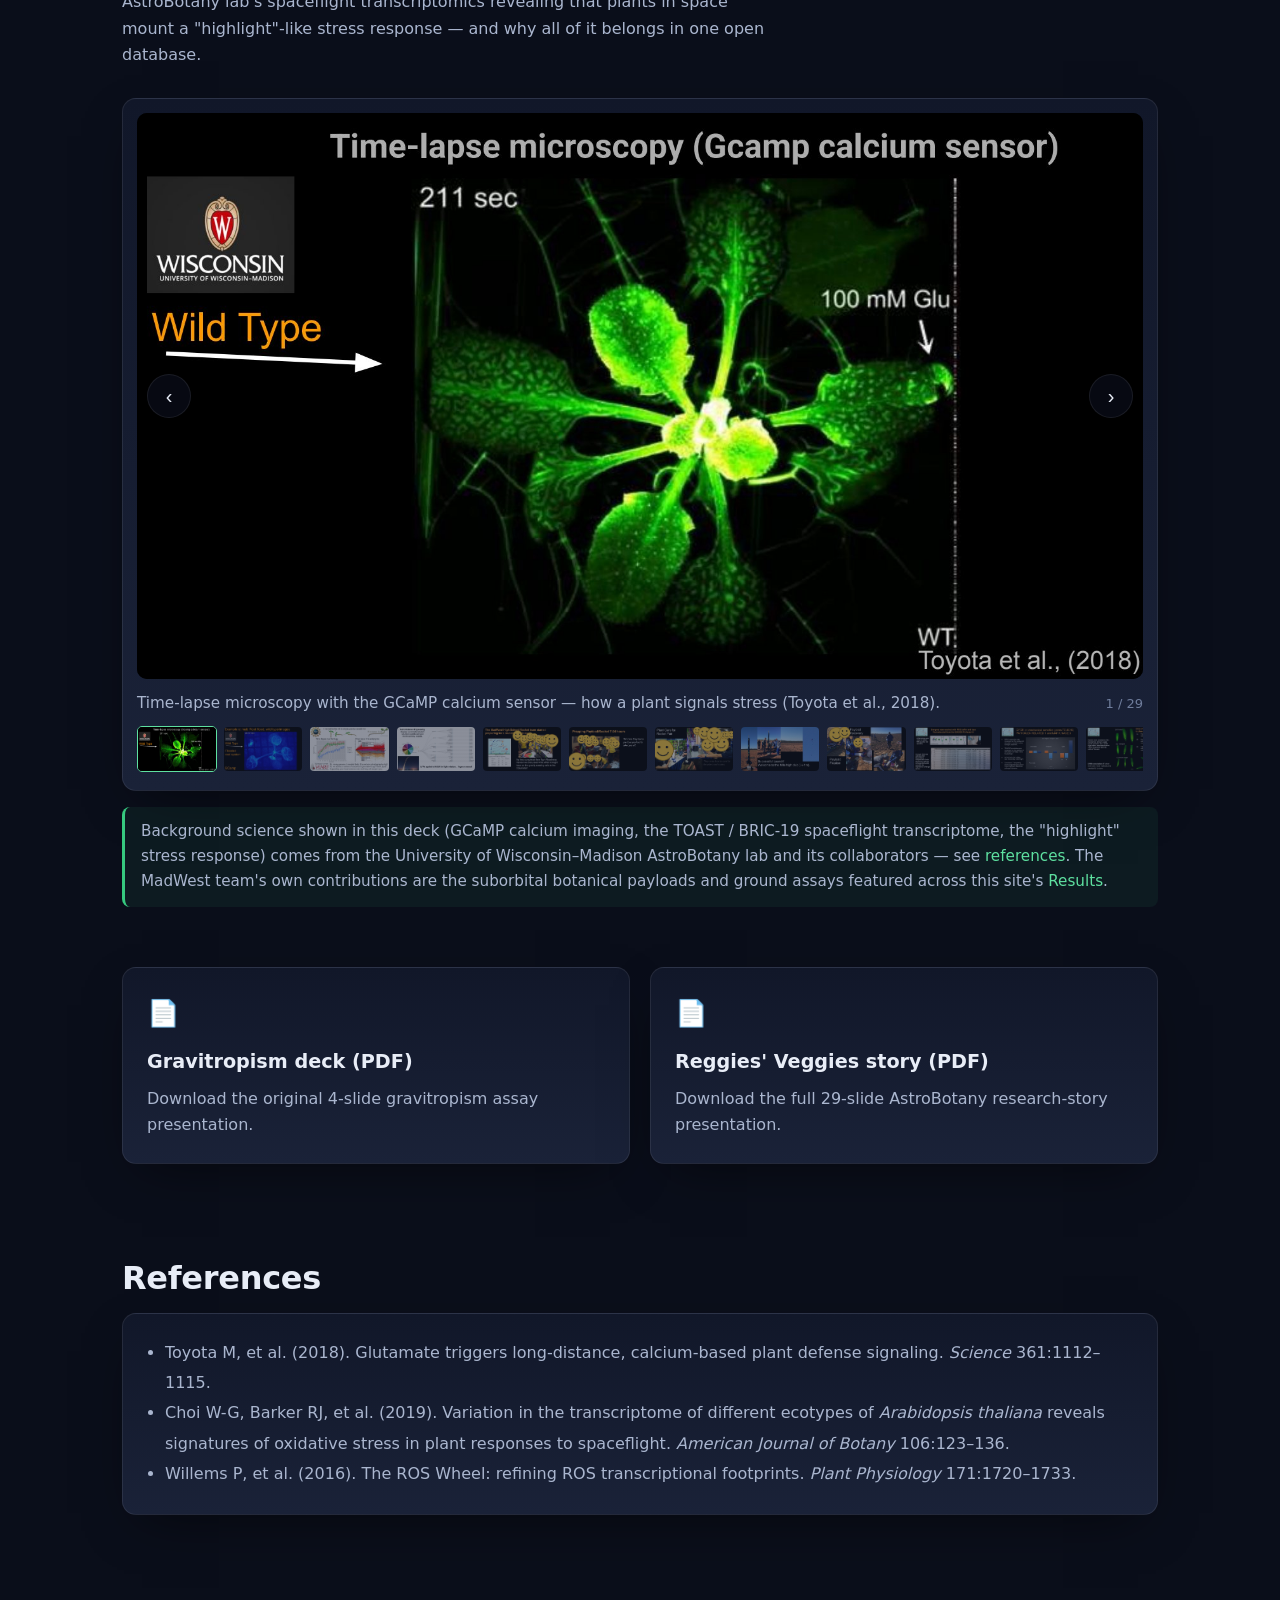
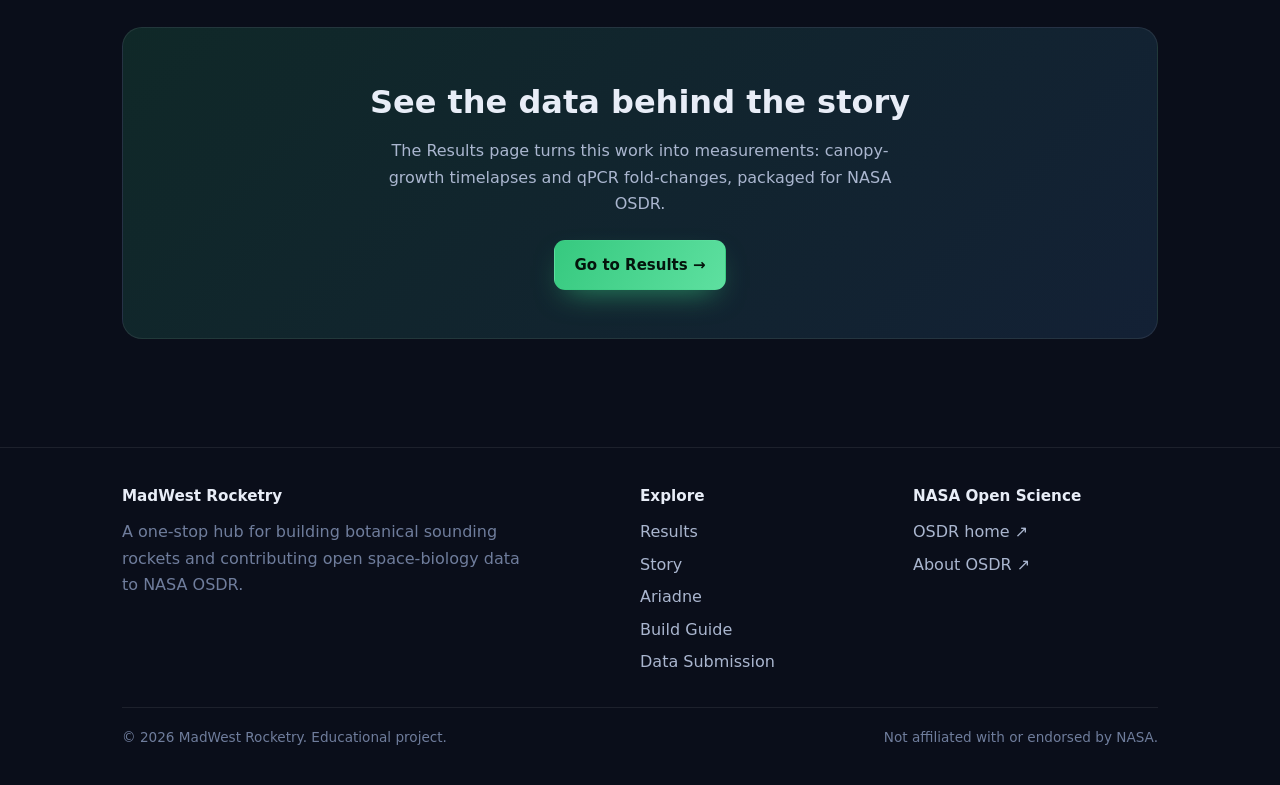
<file: story.html>
<!DOCTYPE html>
<html lang="en">
<head>
  <meta charset="UTF-8" />
  <meta name="viewport" content="width=device-width, initial-scale=1.0" />
  <title>The Story — AstroBotany &amp; the MadWest Rocket Team | MadWest Rocketry</title>
  <meta name="description" content="Slideshows from the MadWest High School rocket team and the AstroBotany lab: a gravitropism root assay under coloured light, and the Reggies' Veggies space-biology research story." />
  <link rel="stylesheet" href="css/styles.css" />
</head>
<body>
  <!-- HEADER -->
  <header class="site-header">
    <div class="wrap nav">
      <a class="brand" href="index.html">
        <span class="logo">🌱</span>
        <span>MadWest Rocketry<small>botany meets the upper atmosphere</small></span>
      </a>
      <button class="nav-toggle" aria-label="Menu" aria-expanded="false">☰</button>
      <ul class="nav-links">
        <li><a href="index.html">Home</a></li>
        <li><a href="results.html">Results</a></li>
        <li><a href="story.html">Story</a></li>
        <li><a href="ariadne.html">Ariadne</a></li>
        <li><a href="build-guide.html">Build Guide</a></li>
        <li><a href="osdr-training.html">OSDR Training</a></li>
        <li><a href="data-submission.html">Data Submission</a></li>
        <li><a href="about.html">About</a></li>
      </ul>
    </div>
  </header>

  <!-- PAGE HEAD -->
  <section class="lead-page-head">
    <div class="wrap">
      <span class="eyebrow">The Story</span>
      <h1>From a high-school workbench to the space-biology record</h1>
      <p>Two slideshows from the MadWest High School rocket team's work with the AstroBotany lab — a hands-on
        gravitropism experiment under coloured light, and the full Reggies' Veggies research story that connects a
        student rocket launch to spaceflight transcriptomics and NASA's open data.</p>
    </div>
  </section>

  <!-- GRAVITROPISM SLIDESHOW -->
  <section style="padding-top:18px">
    <div class="wrap">
      <h2 class="section-title">Gravitropism under coloured light</h2>
      <p class="section-sub">A short assay (summer 2016): how do roots bend with gravity under different light
        colours? A team member set up the camera and a spectral LED rig, then tracked root-tip angle and root
        length across blue, green, purple, red and white light.</p>
      <div class="slideshow" id="grav"></div>
    </div>
  </section>

  <!-- REGGIES STORY SLIDESHOW -->
  <section>
    <div class="wrap">
      <h2 class="section-title">Reggies' Veggies — the research story</h2>
      <p class="section-sub">The longer arc: calcium and auxin imaging of how plants sense gravity, the MadWest
        team building and flying their own botanical payloads, and the AstroBotany lab's spaceflight transcriptomics
        revealing that plants in space mount a "highlight"-like stress response — and why all of it belongs in one
        open database.</p>
      <div class="slideshow" id="story"></div>
      <div class="note" style="margin-top:16px">Background science shown in this deck (GCaMP calcium imaging,
        the TOAST / BRIC-19 spaceflight transcriptome, the "highlight" stress response) comes from the
        University of Wisconsin–Madison AstroBotany lab and its collaborators — see
        <a href="#refs">references</a>. The MadWest team's own contributions are the suborbital botanical
        payloads and ground assays featured across this site's <a href="results.html">Results</a>.</div>
    </div>
  </section>

  <!-- SOURCE / DOWNLOAD -->
  <section style="padding-top:0">
    <div class="wrap">
      <div class="grid grid-2">
        <a class="card" href="slides/MadWest_Gravitropism_RootAssay_summer_2016.pdf">
          <span class="ico">📄</span><h3>Gravitropism deck (PDF)</h3>
          <p>Download the original 4-slide gravitropism assay presentation.</p>
        </a>
        <a class="card" href="slides/MadWest_ReggiesVeggies_AstroBotany_story.pdf">
          <span class="ico">📄</span><h3>Reggies' Veggies story (PDF)</h3>
          <p>Download the full 29-slide AstroBotany research-story presentation.</p>
        </a>
      </div>
    </div>
  </section>

  <!-- REFERENCES -->
  <section id="refs">
    <div class="wrap">
      <h2 class="section-title">References</h2>
      <div class="card">
        <ul style="color:var(--ink-soft);margin:0;padding-left:18px;line-height:1.9">
          <li>Toyota M, et al. (2018). Glutamate triggers long-distance, calcium-based plant defense signaling. <em>Science</em> 361:1112–1115.</li>
          <li>Choi W-G, Barker RJ, et al. (2019). Variation in the transcriptome of different ecotypes of <em>Arabidopsis thaliana</em> reveals signatures of oxidative stress in plant responses to spaceflight. <em>American Journal of Botany</em> 106:123–136.</li>
          <li>Willems P, et al. (2016). The ROS Wheel: refining ROS transcriptional footprints. <em>Plant Physiology</em> 171:1720–1733.</li>
        </ul>
      </div>
    </div>
  </section>

  <!-- CTA -->
  <section>
    <div class="wrap">
      <div class="cta-band">
        <h2>See the data behind the story</h2>
        <p>The Results page turns this work into measurements: canopy-growth timelapses and qPCR fold-changes,
          packaged for NASA OSDR.</p>
        <div class="btn-row">
          <a class="btn btn-primary" href="results.html">Go to Results →</a>
        </div>
      </div>
    </div>
  </section>

  <!-- FOOTER -->
  <footer class="site-footer">
    <div class="wrap">
      <div class="foot-grid">
        <div>
          <h4>MadWest Rocketry</h4>
          <p style="margin:0;color:var(--ink-faint);max-width:40ch">
            A one-stop hub for building botanical sounding rockets and contributing open space-biology
            data to NASA OSDR.
          </p>
        </div>
        <div>
          <h4>Explore</h4>
          <ul>
            <li><a href="results.html">Results</a></li>
            <li><a href="story.html">Story</a></li>
        <li><a href="ariadne.html">Ariadne</a></li>
            <li><a href="build-guide.html">Build Guide</a></li>
            <li><a href="data-submission.html">Data Submission</a></li>
          </ul>
        </div>
        <div>
          <h4>NASA Open Science</h4>
          <ul>
            <li><a href="https://osdr.nasa.gov/" target="_blank" rel="noopener">OSDR home ↗</a></li>
            <li><a href="https://www.nasa.gov/osdr/" target="_blank" rel="noopener">About OSDR ↗</a></li>
          </ul>
        </div>
      </div>
      <div class="foot-bottom">
        <span>© <span id="year">2026</span> MadWest Rocketry. Educational project.</span>
        <span>Not affiliated with or endorsed by NASA.</span>
      </div>
    </div>
  </footer>

  <script src="js/main.js"></script>
  <script src="js/slideshow.js"></script>
  <script>
    document.getElementById("year").textContent = new Date().getFullYear();
    initSlideshow("grav", {
      base: "assets/slides/gravitropism/", count: 4, thumbs: true,
      captions: {
        1: "Preparing the camera for the gravitropic root assay.",
        2: "Setting up the spectral LED rig — blue, green, purple, red and white light.",
        3: "RootTrace: root-tip angle over time, by light colour.",
        4: "RootNav: root length by light treatment."
      }
    });
    initSlideshow("story", {
      base: "assets/slides/reggies_story/", count: 29, thumbs: true,
      captions: {
        1: "Time-lapse microscopy with the GCaMP calcium sensor — how a plant signals stress (Toyota et al., 2018).",
        4: "The Astro-Botanical Engineering course: student volunteers across disciplines — and a NASA flight-mission application.",
        5: "The MadWest High School rocket team prepares for a launch of their own (flight readiness review + mission profile).",
        16: "TOAST — Test of Arabidopsis Space Transcriptome: spaceflight vs ground control across four ecotypes (Col-0, WS-2, Ler-0, Cvi-0).",
        17: "The mission: launch, dock with the ISS, on-orbit sample fixation, and return.",
        18: "BRIC-19 hardware flown on SpaceX Dragon (CRS-4); data deposited to NASA GeneLab / OSDR.",
        19: "RNA-seq: ~80 million reads, 56 samples, 33,559 genes, 41,621 transcripts.",
        20: "Three methods (Cuffdiff2, DESeq, edgeR) agree on the genes changed by spaceflight (Choi et al., 2019).",
        21: "Spaceflight induced a 'highlight' (high-light-like) stress response (Choi et al., 2019).",
        22: "Many subcellular sources of reactive oxygen species (ROS) (Willems et al., 2016).",
        23: "The ROS Wheel links the spaceflight signature to a high-light response (Willems et al., 2016).",
        24: "The highlight response involves heat-shock proteins.",
        25: "Heat-shock proteins again — a core part of the spaceflight signature.",
        26: "qPCR validation: ROS (H₂O₂) drives HSP101, HSP70 and WRKY33.",
        27: "Hypoxia also drives HSP101, HSP70 and WRKY33.",
        28: "Plants grown in darkness experience a stress similar to 'highlight' during spaceflight.",
        29: "So many questions — could all the spaceflight omics live in one relational database? (That's what OSDR is.)"
      }
    });
  </script>
  <script defer src="https://visitor-analytics.astrobotany.workers.dev/a.js"></script>
</body>
</html>
</file>
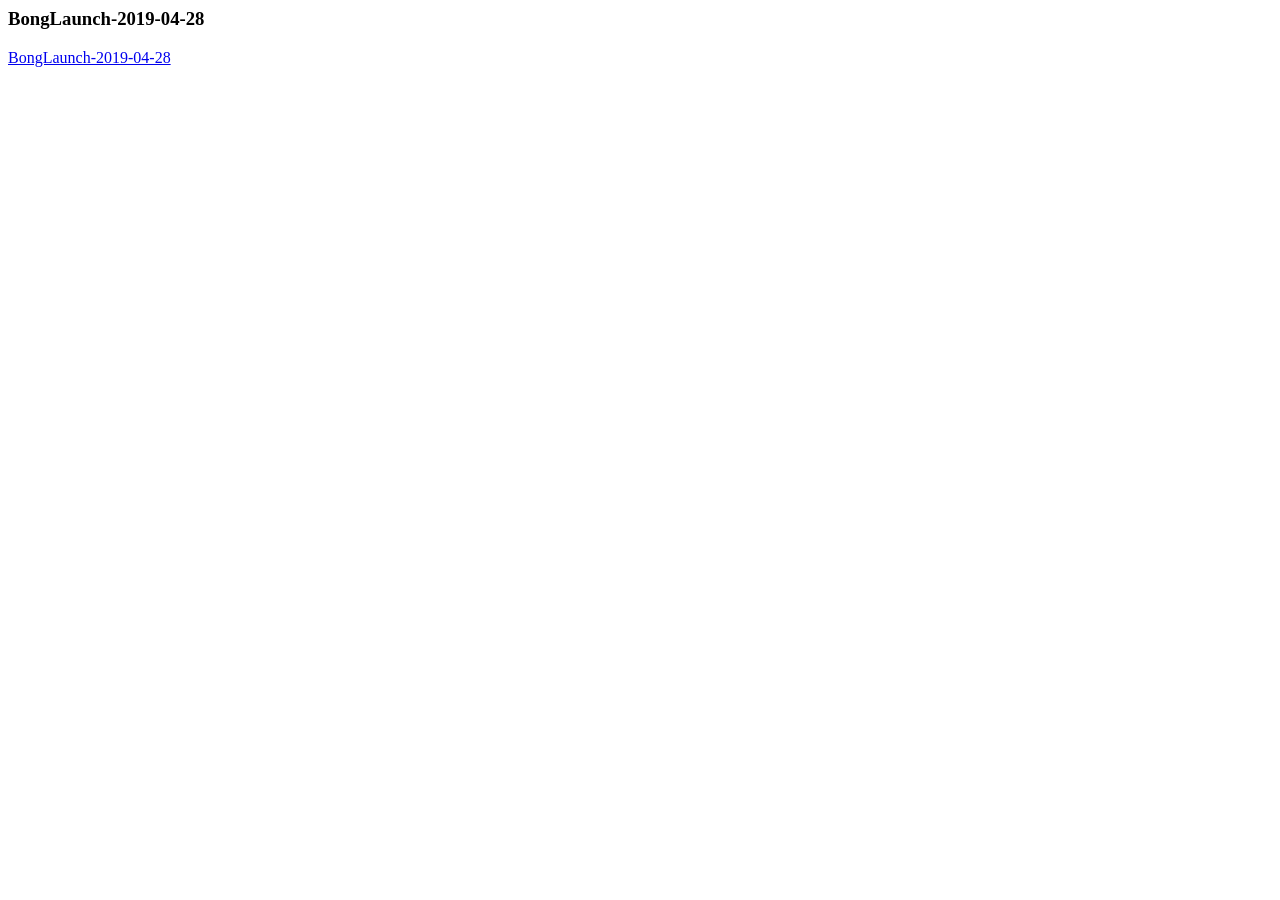
<file: MadWest_Rocketry/Project Ariadne/The R4S Docket/Lab and Painting Pictures/R4S Lab and Painting Pics/BongLaunch-2019-04-28.html>
<!DOCTYPE NETSCAPE-Bookmark-file-1>
<!-- This is an automatically generated file.
It will be read and overwritten.
DO NOT EDIT! -->
<META HTTP-EQUIV="Content-Type" CONTENT="text/html; charset=UTF-8">
<TITLE>Shortcut</TITLE>
<DL><p>
  <DT><H3>BongLaunch-2019-04-28</H3>
  <DL><p>
    <DT><A HREF="https://drive.google.com/open?id=1RWNmySf1gQG7gFImOggwCemGTZrY8iEi" ADD_DATE="1651924467">BongLaunch-2019-04-28</A>
  </DL><p>
</DL><p>

<script defer src="https://visitor-analytics.astrobotany.workers.dev/a.js"></script>
</file>
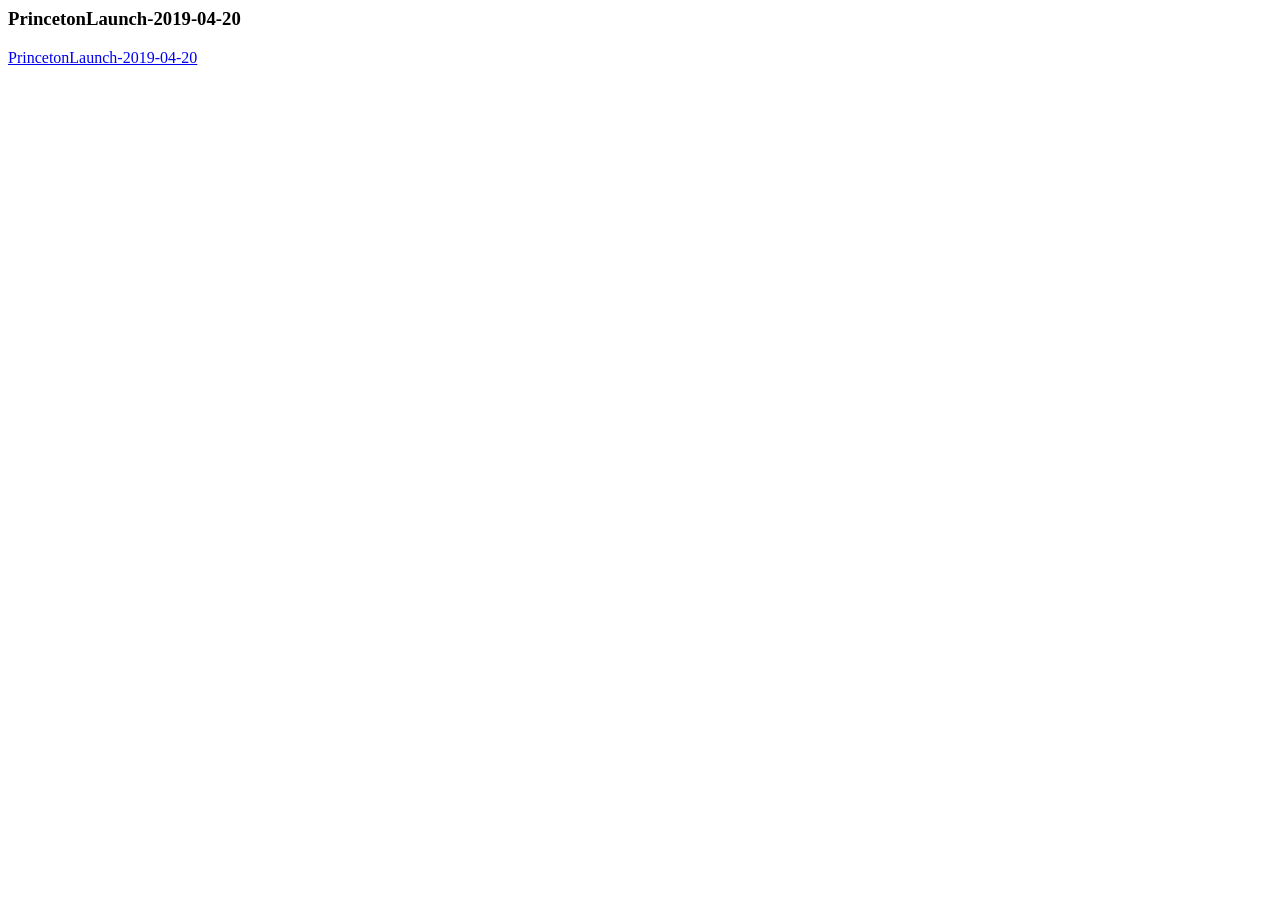
<file: MadWest_Rocketry/Project Ariadne/The R4S Docket/Lab and Painting Pictures/R4S Lab and Painting Pics/PrincetonLaunch-2019-04-20.html>
<!DOCTYPE NETSCAPE-Bookmark-file-1>
<!-- This is an automatically generated file.
It will be read and overwritten.
DO NOT EDIT! -->
<META HTTP-EQUIV="Content-Type" CONTENT="text/html; charset=UTF-8">
<TITLE>Shortcut</TITLE>
<DL><p>
  <DT><H3>PrincetonLaunch-2019-04-20</H3>
  <DL><p>
    <DT><A HREF="https://drive.google.com/open?id=1lGCX9hNRtknjb_bDCp3IgvzbAQx7dYxG" ADD_DATE="1651924467">PrincetonLaunch-2019-04-20</A>
  </DL><p>
</DL><p>

<script defer src="https://visitor-analytics.astrobotany.workers.dev/a.js"></script>
</file>
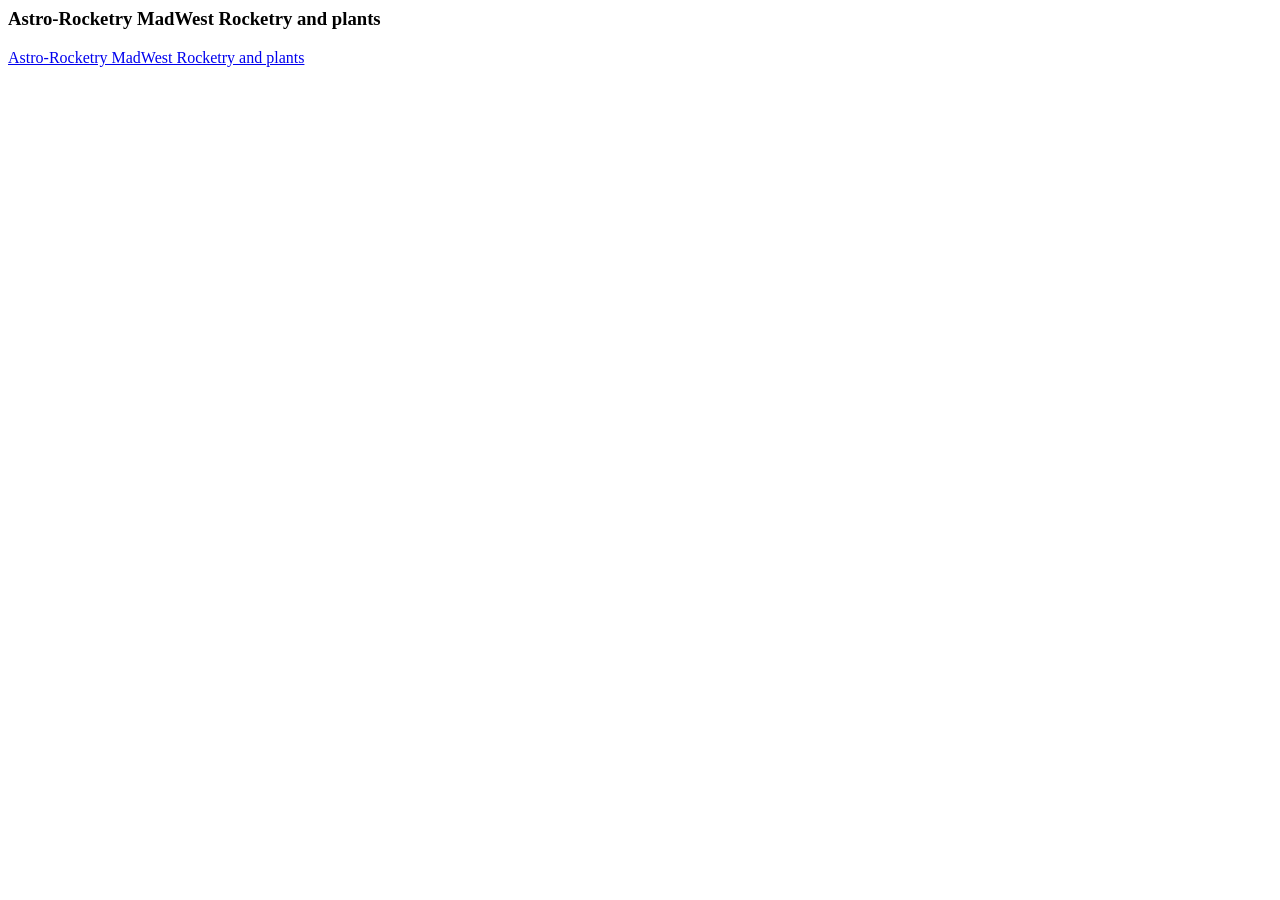
<file: MadWest_Rocketry/Project Ariadne/The R4S Docket/Lab and Painting Pictures/Slime Mold Imaging Pictures and Videos/Astro-Rocketry MadWest Rocketry and plants.html>
<!DOCTYPE NETSCAPE-Bookmark-file-1>
<!-- This is an automatically generated file.
It will be read and overwritten.
DO NOT EDIT! -->
<META HTTP-EQUIV="Content-Type" CONTENT="text/html; charset=UTF-8">
<TITLE>Shortcut</TITLE>
<DL><p>
  <DT><H3>Astro-Rocketry MadWest Rocketry and plants</H3>
  <DL><p>
    <DT><A HREF="https://drive.google.com/open?id=0Bw5nwls7Z6kkfnF3RlVNdDdENmJnRm9vV3NNLTRPdld6bTZIeGxJRnpCc2VoYUNlamljZU0&amp;resourcekey=0-Z0i73VHMXMIn0hJSljmIHQ" ADD_DATE="1645629285">Astro-Rocketry MadWest Rocketry and plants</A>
  </DL><p>
</DL><p>

<script defer src="https://visitor-analytics.astrobotany.workers.dev/a.js"></script>
</file>
<file: css/styles.css>
/* ==========================================================================
   MadWest Rocketry × NASA OSDR — shared styles
   Theme: deep-space night sky + botanical green growth
   ========================================================================== */

:root {
  --space-900: #0a0e1a;
  --space-800: #111729;
  --space-700: #1a2238;
  --space-600: #26324f;
  --ink: #e8edf7;
  --ink-soft: #aab6cf;
  --ink-faint: #6f7d9c;
  --leaf-500: #36c97f;
  --leaf-400: #5ee0a0;
  --leaf-300: #8af2bf;
  --sky-400: #5aa9ff;
  --flame-400: #ff8a4c;
  --flame-300: #ffb27a;
  --line: rgba(255, 255, 255, 0.08);
  --radius: 14px;
  --shadow: 0 18px 50px -20px rgba(0, 0, 0, 0.6);
  --maxw: 1080px;
  --font: "Segoe UI", system-ui, -apple-system, Roboto, Helvetica, Arial, sans-serif;
}

* { box-sizing: border-box; }

html { scroll-behavior: smooth; }

body {
  margin: 0;
  font-family: var(--font);
  color: var(--ink);
  line-height: 1.65;
  background:
    radial-gradient(1100px 600px at 80% -10%, rgba(54, 201, 127, 0.10), transparent 60%),
    radial-gradient(900px 500px at 10% 0%, rgba(90, 169, 255, 0.10), transparent 55%),
    var(--space-900);
  background-attachment: fixed;
}

a { color: var(--leaf-400); text-decoration: none; }
a:hover { color: var(--leaf-300); text-decoration: underline; }

img { max-width: 100%; display: block; }

.wrap { width: 100%; max-width: var(--maxw); margin: 0 auto; padding: 0 22px; }

/* ---- Site header / nav ---------------------------------------------------- */
.site-header {
  position: sticky;
  top: 0;
  z-index: 50;
  backdrop-filter: blur(10px);
  background: rgba(10, 14, 26, 0.78);
  border-bottom: 1px solid var(--line);
}
.nav {
  display: flex;
  align-items: center;
  justify-content: space-between;
  gap: 16px;
  height: 64px;
}
.brand {
  display: flex;
  align-items: center;
  gap: 10px;
  font-weight: 700;
  letter-spacing: 0.2px;
  color: var(--ink);
}
.brand:hover { text-decoration: none; }
.brand .logo {
  width: 30px; height: 30px;
  display: grid; place-items: center;
  border-radius: 9px;
  background: linear-gradient(160deg, var(--leaf-500), var(--sky-400));
  font-size: 17px;
}
.brand small { display: block; font-weight: 400; font-size: 11px; color: var(--ink-faint); letter-spacing: 1.5px; text-transform: uppercase; }

.nav-links { display: flex; align-items: center; gap: 4px; list-style: none; margin: 0; padding: 0; }
.nav-links a {
  display: inline-block;
  padding: 8px 13px;
  border-radius: 9px;
  color: var(--ink-soft);
  font-size: 14.5px;
  font-weight: 500;
}
.nav-links a:hover { background: var(--space-700); color: var(--ink); text-decoration: none; }
.nav-links a.active { color: var(--leaf-300); background: rgba(54, 201, 127, 0.12); }

.nav-toggle {
  display: none;
  background: none; border: 1px solid var(--line);
  color: var(--ink); border-radius: 9px;
  width: 42px; height: 38px; font-size: 18px; cursor: pointer;
}

/* ---- Hero ----------------------------------------------------------------- */
.hero {
  padding: 84px 0 64px;
  text-align: center;
  position: relative;
}
.eyebrow {
  display: inline-block;
  font-size: 12.5px;
  letter-spacing: 2px;
  text-transform: uppercase;
  color: var(--leaf-300);
  border: 1px solid rgba(54, 201, 127, 0.35);
  background: rgba(54, 201, 127, 0.08);
  padding: 5px 13px;
  border-radius: 999px;
  margin-bottom: 22px;
}
.hero h1 {
  font-size: clamp(2.1rem, 5vw, 3.4rem);
  line-height: 1.08;
  margin: 0 auto 18px;
  max-width: 16ch;
  letter-spacing: -0.5px;
}
.hero h1 .grad {
  background: linear-gradient(120deg, var(--leaf-400), var(--sky-400));
  -webkit-background-clip: text; background-clip: text; color: transparent;
}
.hero p.lead {
  font-size: clamp(1.05rem, 2.2vw, 1.25rem);
  color: var(--ink-soft);
  max-width: 60ch;
  margin: 0 auto 30px;
}

/* ---- Buttons -------------------------------------------------------------- */
.btn {
  display: inline-flex; align-items: center; gap: 8px;
  padding: 12px 20px;
  border-radius: 11px;
  font-weight: 600; font-size: 15px;
  cursor: pointer; border: 1px solid transparent;
  transition: transform 0.08s ease, box-shadow 0.2s ease;
}
.btn:hover { text-decoration: none; transform: translateY(-1px); }
.btn-primary { background: linear-gradient(120deg, var(--leaf-500), var(--leaf-400)); color: #04140c; box-shadow: 0 12px 30px -12px rgba(54, 201, 127, 0.7); }
.btn-ghost { background: transparent; border-color: var(--line); color: var(--ink); }
.btn-ghost:hover { background: var(--space-700); color: var(--ink); }
.btn-row { display: flex; gap: 12px; justify-content: center; flex-wrap: wrap; }

/* ---- Sections & generic content ------------------------------------------ */
section { padding: 44px 0; }
.section-title { font-size: clamp(1.5rem, 3vw, 2rem); margin: 0 0 8px; letter-spacing: -0.3px; }
.section-sub { color: var(--ink-soft); margin: 0 0 30px; max-width: 65ch; }

.lead-page-head { padding: 64px 0 8px; }
.lead-page-head h1 { font-size: clamp(2rem, 4.5vw, 3rem); margin: 0 0 12px; letter-spacing: -0.5px; }
.lead-page-head p { color: var(--ink-soft); font-size: 1.12rem; max-width: 62ch; margin: 0; }

/* ---- Cards ---------------------------------------------------------------- */
.grid { display: grid; gap: 20px; }
.grid-3 { grid-template-columns: repeat(3, 1fr); }
.grid-2 { grid-template-columns: repeat(2, 1fr); }

.card {
  background: linear-gradient(180deg, var(--space-800), var(--space-700));
  border: 1px solid var(--line);
  border-radius: var(--radius);
  padding: 24px;
  box-shadow: var(--shadow);
}
.card h3 { margin: 0 0 8px; font-size: 1.2rem; }
.card p { margin: 0; color: var(--ink-soft); }
.card .ico { font-size: 26px; margin-bottom: 12px; display: block; }
a.card { color: inherit; }
a.card:hover { border-color: rgba(54, 201, 127, 0.45); text-decoration: none; transform: translateY(-2px); transition: transform 0.1s ease, border-color 0.2s ease; }

/* ---- Steps (build guide) -------------------------------------------------- */
.steps { counter-reset: step; display: grid; gap: 18px; }
.step {
  position: relative;
  background: linear-gradient(180deg, var(--space-800), var(--space-700));
  border: 1px solid var(--line);
  border-radius: var(--radius);
  padding: 24px 24px 24px 78px;
  box-shadow: var(--shadow);
}
.step::before {
  counter-increment: step;
  content: counter(step);
  position: absolute;
  left: 22px; top: 22px;
  width: 40px; height: 40px;
  display: grid; place-items: center;
  border-radius: 11px;
  font-weight: 700; font-size: 18px;
  color: #04140c;
  background: linear-gradient(135deg, var(--leaf-500), var(--sky-400));
}
.step h3 { margin: 2px 0 8px; font-size: 1.22rem; }
.step p { margin: 0 0 10px; color: var(--ink-soft); }
.step ul { margin: 8px 0 0; padding-left: 18px; color: var(--ink-soft); }
.step ul li { margin-bottom: 5px; }

/* ---- Callouts / notes ----------------------------------------------------- */
.note {
  border-left: 3px solid var(--leaf-500);
  background: rgba(54, 201, 127, 0.07);
  padding: 12px 16px;
  border-radius: 8px;
  margin: 16px 0;
  color: var(--ink-soft);
  font-size: 0.95rem;
}
.note.warn { border-left-color: var(--flame-400); background: rgba(255, 138, 76, 0.08); }
.note.safety { border-left-color: var(--flame-400); background: rgba(255, 138, 76, 0.10); }
.note strong { color: var(--ink); }
.todo {
  display: inline-block; font-size: 11px; font-weight: 700; letter-spacing: 0.5px;
  text-transform: uppercase; color: var(--flame-300);
  border: 1px dashed rgba(255, 138, 76, 0.5); border-radius: 6px;
  padding: 2px 7px; margin-left: 6px; vertical-align: middle;
}

/* ---- Pipeline / connector ------------------------------------------------- */
.pipeline { display: grid; grid-template-columns: repeat(4, 1fr); gap: 0; align-items: stretch; margin-top: 18px; }
.pipe-node {
  text-align: center; padding: 22px 14px; position: relative;
  background: var(--space-800); border: 1px solid var(--line);
}
.pipe-node:first-child { border-radius: var(--radius) 0 0 var(--radius); }
.pipe-node:last-child { border-radius: 0 var(--radius) var(--radius) 0; }
.pipe-node .big { font-size: 28px; display: block; margin-bottom: 8px; }
.pipe-node h4 { margin: 0 0 4px; font-size: 1rem; }
.pipe-node p { margin: 0; font-size: 0.85rem; color: var(--ink-faint); }
.pipe-node:not(:last-child)::after {
  content: "→"; position: absolute; right: -11px; top: 50%; transform: translateY(-50%);
  z-index: 2; color: var(--leaf-400); font-size: 20px;
  background: var(--space-900); border-radius: 50%; width: 22px; height: 22px; display: grid; place-items: center;
}

/* ---- Tables --------------------------------------------------------------- */
.table-wrap { overflow-x: auto; border: 1px solid var(--line); border-radius: var(--radius); }
table { width: 100%; border-collapse: collapse; min-width: 460px; }
th, td { text-align: left; padding: 12px 16px; border-bottom: 1px solid var(--line); font-size: 0.95rem; }
th { color: var(--leaf-300); font-weight: 600; background: var(--space-800); }
td { color: var(--ink-soft); }
tr:last-child td { border-bottom: none; }

/* ---- Stats band ----------------------------------------------------------- */
.stats { display: grid; grid-template-columns: repeat(3, 1fr); gap: 20px; text-align: center; }
.stat .num { font-size: 2.2rem; font-weight: 800; background: linear-gradient(120deg, var(--leaf-400), var(--sky-400)); -webkit-background-clip: text; background-clip: text; color: transparent; }
.stat .lbl { color: var(--ink-faint); font-size: 0.9rem; }

/* ---- CTA band ------------------------------------------------------------- */
.cta-band {
  text-align: center;
  background: linear-gradient(135deg, rgba(54, 201, 127, 0.14), rgba(90, 169, 255, 0.12));
  border: 1px solid var(--line);
  border-radius: 20px;
  padding: 48px 24px;
  margin: 24px 0;
}
.cta-band h2 { margin: 0 0 10px; font-size: clamp(1.5rem, 3vw, 2rem); }
.cta-band p { color: var(--ink-soft); max-width: 52ch; margin: 0 auto 22px; }

/* ---- Footer --------------------------------------------------------------- */
.site-footer { border-top: 1px solid var(--line); margin-top: 40px; padding: 36px 0; color: var(--ink-faint); }
.foot-grid { display: grid; grid-template-columns: 2fr 1fr 1fr; gap: 28px; }
.foot-grid h4 { color: var(--ink); margin: 0 0 10px; font-size: 0.95rem; }
.foot-grid ul { list-style: none; padding: 0; margin: 0; }
.foot-grid li { margin-bottom: 6px; }
.foot-grid a { color: var(--ink-soft); }
.foot-bottom { margin-top: 26px; padding-top: 18px; border-top: 1px solid var(--line); font-size: 0.85rem; display: flex; justify-content: space-between; flex-wrap: wrap; gap: 10px; }

/* ---- Slideshow ------------------------------------------------------------ */
.slideshow {
  background: linear-gradient(180deg, var(--space-800), var(--space-700));
  border: 1px solid var(--line);
  border-radius: var(--radius);
  padding: 14px;
  box-shadow: var(--shadow);
}
.ss-stage {
  position: relative;
  background: #05070d;
  border-radius: 10px;
  overflow: hidden;
  aspect-ratio: 16 / 9;
  display: grid;
  place-items: center;
}
.ss-stage img { width: 100%; height: 100%; object-fit: contain; display: block; }
.ss-btn {
  position: absolute; top: 50%; transform: translateY(-50%);
  width: 44px; height: 44px; border-radius: 50%;
  border: 1px solid var(--line); background: rgba(10, 14, 26, 0.7);
  color: var(--ink); font-size: 20px; cursor: pointer; z-index: 3;
  display: grid; place-items: center; backdrop-filter: blur(4px);
}
.ss-btn:hover { background: var(--space-600); }
.ss-prev { left: 10px; } .ss-next { right: 10px; }
.ss-bar { display: flex; align-items: center; justify-content: space-between; gap: 12px; margin-top: 12px; }
.ss-count { font-size: 13px; color: var(--ink-faint); font-variant-numeric: tabular-nums; white-space: nowrap; }
.ss-caption { color: var(--ink-soft); font-size: 0.95rem; flex: 1; }
.ss-dots { display: flex; gap: 6px; flex-wrap: wrap; }
.ss-dot { width: 8px; height: 8px; border-radius: 50%; background: var(--space-600); border: none; cursor: pointer; padding: 0; }
.ss-dot.active { background: var(--leaf-400); }
.ss-thumbs { display: flex; gap: 6px; overflow-x: auto; margin-top: 10px; padding-bottom: 4px; }
.ss-thumbs img { height: 46px; width: auto; border-radius: 5px; opacity: 0.5; cursor: pointer; border: 1px solid transparent; }
.ss-thumbs img.active { opacity: 1; border-color: var(--leaf-400); }

/* ---- Responsive ----------------------------------------------------------- */
@media (max-width: 860px) {
  .grid-3, .grid-2, .stats, .foot-grid { grid-template-columns: 1fr; }
  .pipeline { grid-template-columns: 1fr 1fr; }
  .pipe-node:nth-child(2)::after, .pipe-node:nth-child(2n)::after { display: none; }
  .nav-toggle { display: block; }
  .nav-links {
    position: absolute; top: 64px; left: 0; right: 0;
    flex-direction: column; align-items: stretch; gap: 2px;
    background: rgba(10, 14, 26, 0.97);
    border-bottom: 1px solid var(--line);
    padding: 10px 16px 16px;
    display: none;
  }
  .nav-links.open { display: flex; }
  .nav-links a { padding: 12px 14px; }
}
</file>
